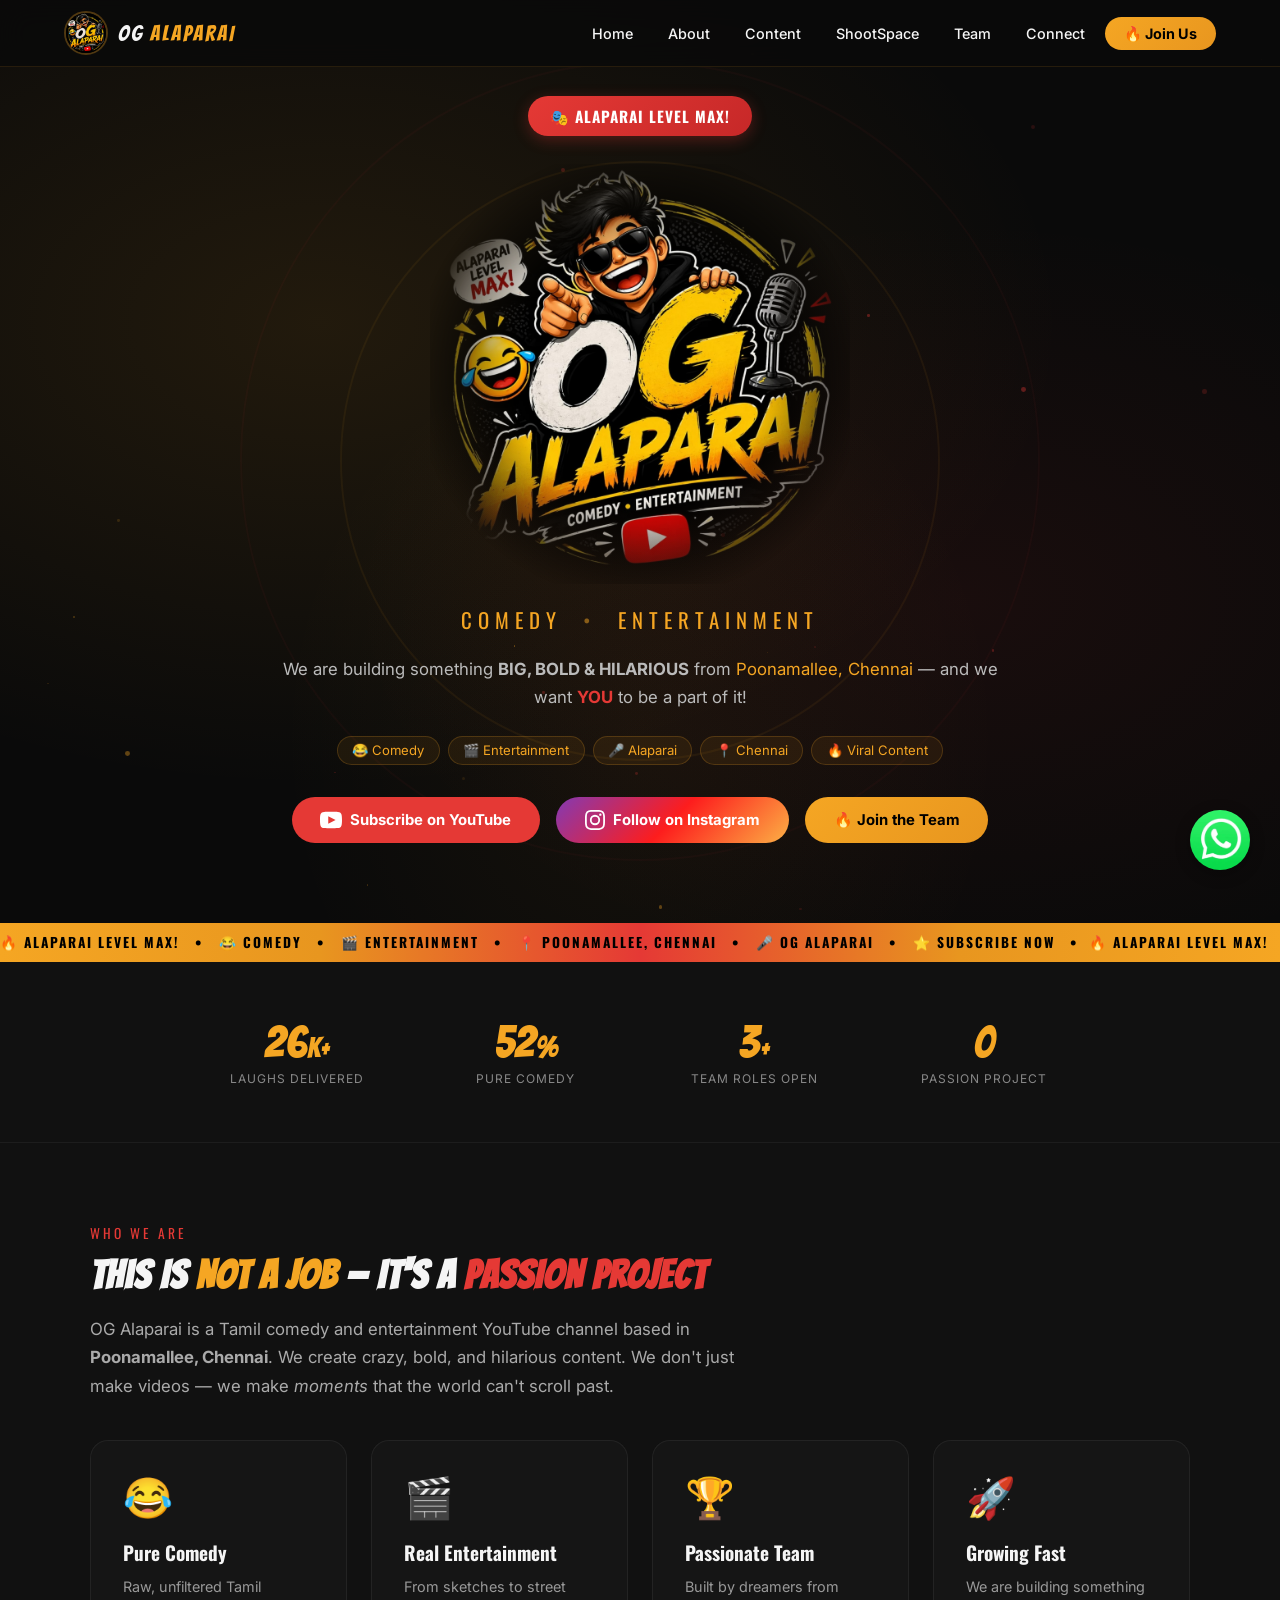
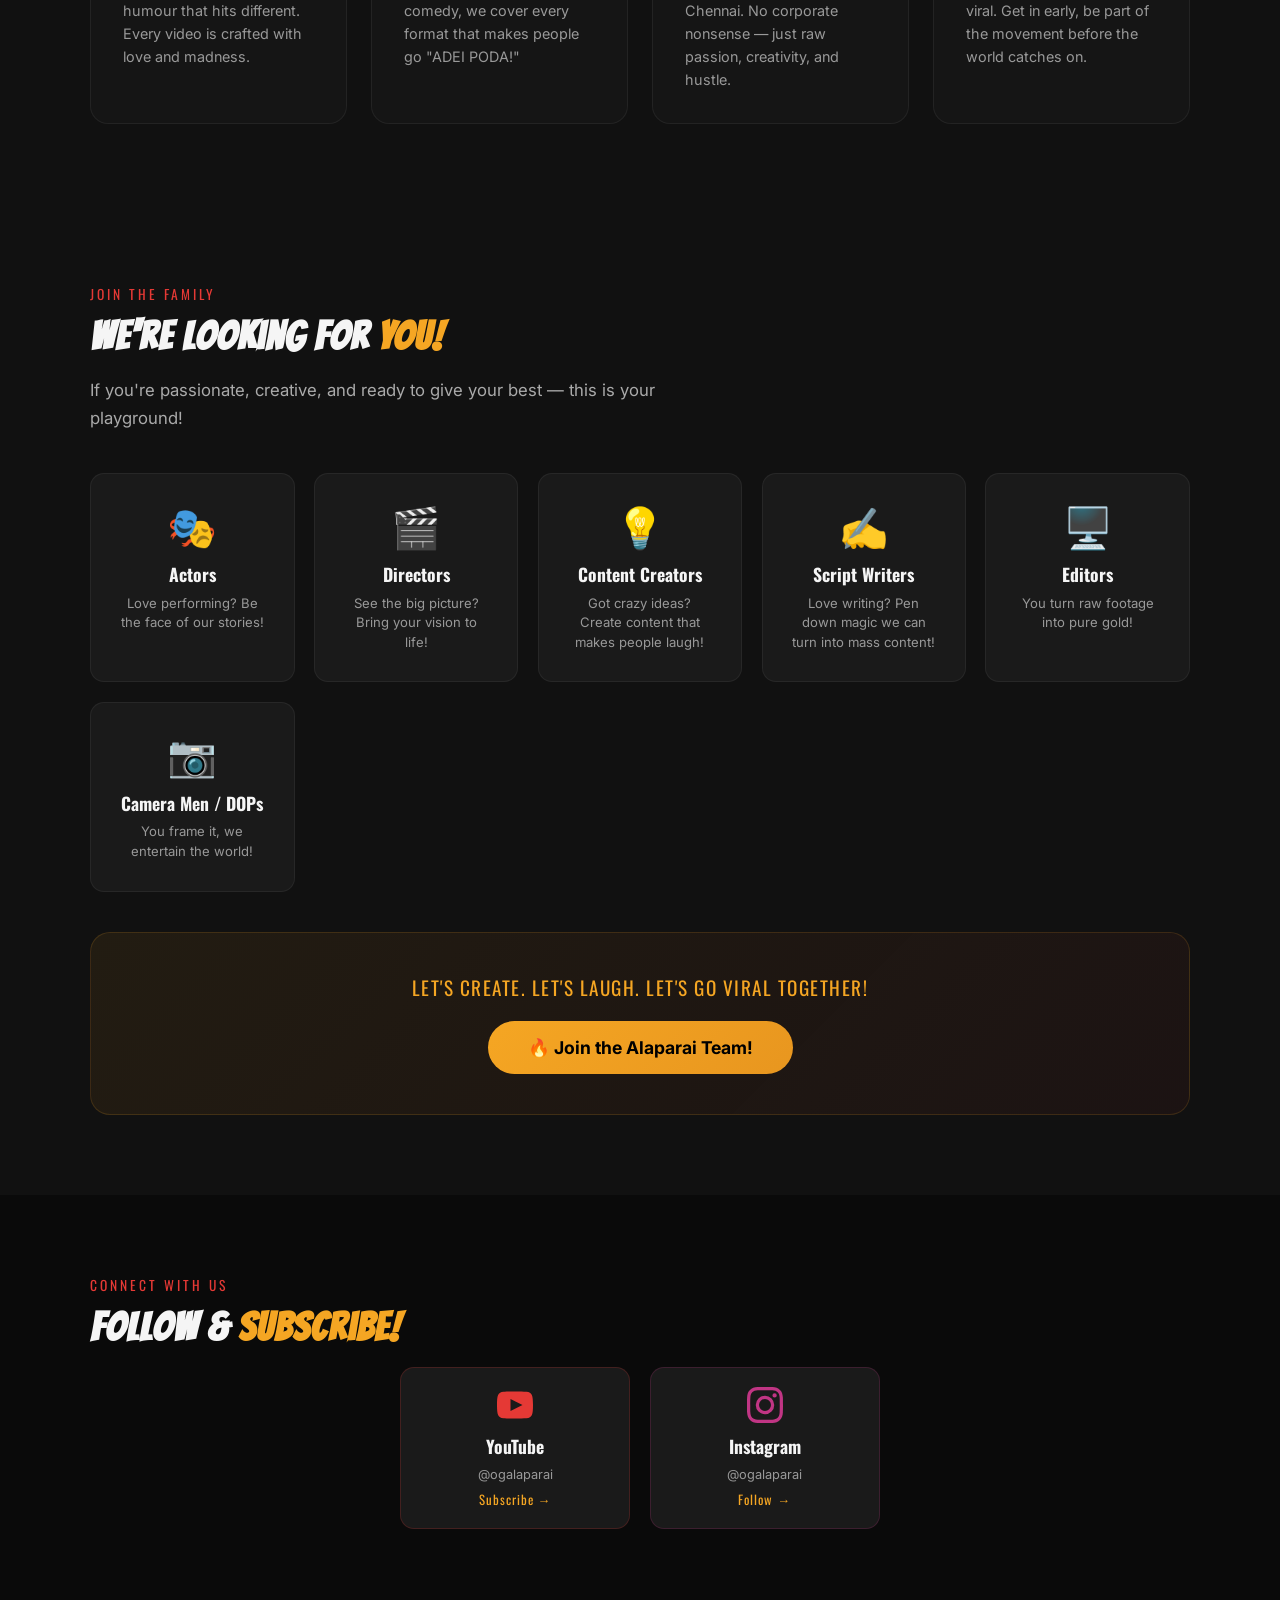
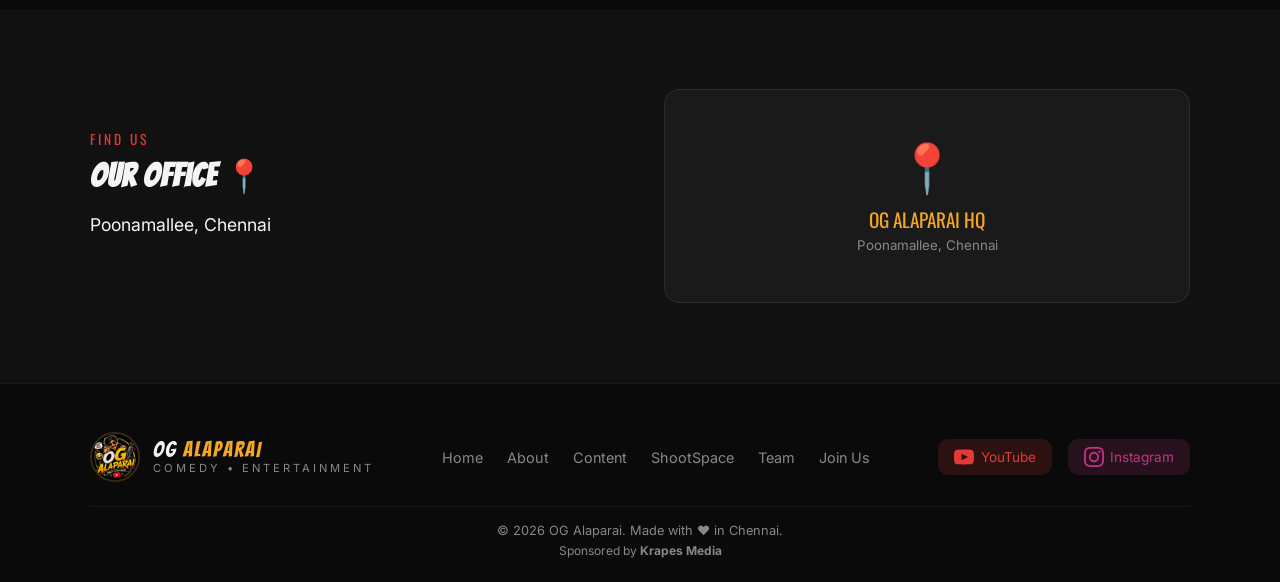
<file: index.html>
<!DOCTYPE html>
<html lang="en">
<head>
  <meta charset="UTF-8" />
  <meta name="viewport" content="width=device-width, initial-scale=1.0" />
  <title>OG Alaparai – Comedy • Entertainment | Tamil YouTube Channel</title>
  <meta name="description" content="OG Alaparai – Tamil comedy and entertainment YouTube channel from Poonamallee, Chennai. Alaparai Level Max! Subscribe now." />
  <link rel="icon" href="logo.png" type="image/png" />
  <link rel="preconnect" href="https://fonts.googleapis.com" />
  <link rel="preconnect" href="https://fonts.gstatic.com" crossorigin />
  <link href="https://fonts.googleapis.com/css2?family=Bangers&family=Oswald:wght@400;600;700&family=Inter:wght@300;400;600;700&display=swap" rel="stylesheet" />
  <link rel="stylesheet" href="style.css" />
</head>
<body>

  <!-- ===== NAVBAR ===== -->
  <nav id="navbar">
    <div class="nav-container">
      <a href="index.html" class="nav-logo">
        <img src="logo.png" alt="OG Alaparai Logo" id="nav-logo-img" />
        <span class="nav-brand">OG <span class="gold">ALAPARAI</span></span>
      </a>
      <ul class="nav-links" id="nav-links">
        <li><a href="index.html" class="nav-link active">Home</a></li>
        <li><a href="about.html" class="nav-link">About</a></li>
        <li><a href="content.html" class="nav-link">Content</a></li>
        <li><a href="shootspace.html" class="nav-link">ShootSpace</a></li>
        <li><a href="team.html" class="nav-link">Team</a></li>
        <li><a href="connect.html" class="nav-link">Connect</a></li>
        <li><a href="#" class="nav-link nav-cta" data-open-join-modal>🔥 Join Us</a></li>
      </ul>
      <button class="hamburger" id="hamburger" aria-label="Open menu">
        <span></span><span></span><span></span>
      </button>
    </div>
  </nav>

  <!-- ===== HERO SECTION ===== -->
  <section id="home" class="hero">
    <div class="hero-bg-overlay"></div>
    <div class="hero-particles" id="particles"></div>
    <!-- Decorative gold rings -->
    <div class="hero-ring ring1"></div>
    <div class="hero-ring ring2"></div>
    <!-- Confetti -->
    <div class="confetti-wrap" id="confetti"></div>

    <div class="hero-content">
      <div class="hero-badge bounce">🎭 ALAPARAI LEVEL MAX!</div>

      <div class="hero-logo-wrap">
        <img src="logo.png" alt="OG Alaparai" class="hero-logo" />
      </div>

      <div class="hero-tagline">
        <span class="tagline-word">COMEDY</span>
        <span class="tagline-dot">•</span>
        <span class="tagline-word">ENTERTAINMENT</span>
      </div>

      <p class="hero-sub">We are building something <strong>BIG, BOLD &amp; HILARIOUS</strong> from <span class="gold">Poonamallee, Chennai</span> — and we want <strong class="red">YOU</strong> to be a part of it!</p>

      <div class="hero-tags">
        <span class="tag">😂 Comedy</span>
        <span class="tag">🎬 Entertainment</span>
        <span class="tag">🎤 Alaparai</span>
        <span class="tag">📍 Chennai</span>
        <span class="tag">🔥 Viral Content</span>
      </div>

      <div class="hero-btns">
        <a href="https://www.youtube.com/@OG_Alaparai" target="_blank" rel="noopener" class="btn btn-yt" id="yt-subscribe-btn">
          <svg viewBox="0 0 24 24" fill="currentColor" width="22" height="22"><path d="M19.615 3.184c-3.604-.246-11.631-.245-15.23 0-3.897.266-4.356 2.62-4.385 8.816.029 6.185.484 8.549 4.385 8.816 3.6.245 11.626.246 15.23 0 3.897-.266 4.356-2.62 4.385-8.816-.029-6.185-.484-8.549-4.385-8.816zm-10.615 12.816v-8l8 3.993-8 4.007z"/></svg>
          Subscribe on YouTube
        </a>
        <a href="https://www.instagram.com/ogalaparai?igsh=MXBjYnR4ajNsdXlrcw==" target="_blank" rel="noopener" class="btn btn-ig" id="ig-follow-btn">
          <svg viewBox="0 0 24 24" fill="currentColor" width="20" height="20"><path d="M12 2.163c3.204 0 3.584.012 4.85.07 3.252.148 4.771 1.691 4.919 4.919.058 1.265.069 1.645.069 4.849 0 3.205-.012 3.584-.069 4.849-.149 3.225-1.664 4.771-4.919 4.919-1.266.058-1.644.07-4.85.07-3.204 0-3.584-.012-4.849-.07-3.26-.149-4.771-1.699-4.919-4.92-.058-1.265-.07-1.644-.07-4.849 0-3.204.013-3.583.07-4.849.149-3.227 1.664-4.771 4.919-4.919 1.266-.057 1.645-.069 4.849-.069zM12 0C8.741 0 8.333.014 7.053.072 2.695.272.273 2.69.073 7.052.014 8.333 0 8.741 0 12c0 3.259.014 3.668.072 4.948.2 4.358 2.618 6.78 6.98 6.98C8.333 23.986 8.741 24 12 24c3.259 0 3.668-.014 4.948-.072 4.354-.2 6.782-2.618 6.979-6.98.059-1.28.073-1.689.073-4.948 0-3.259-.014-3.667-.072-4.947-.196-4.354-2.617-6.78-6.979-6.98C15.668.014 15.259 0 12 0zm0 5.838a6.162 6.162 0 100 12.324 6.162 6.162 0 000-12.324zM12 16a4 4 0 110-8 4 4 0 010 8zm6.406-11.845a1.44 1.44 0 100 2.881 1.44 1.44 0 000-2.881z"/></svg>
          Follow on Instagram
        </a>
        <a href="join.html#apply" class="btn btn-gold" id="join-team-btn">🔥 Join the Team</a>
      </div>
    </div>

  </section>

  <!-- ===== MARQUEE ===== -->
  <div class="marquee-strip">
    <div class="marquee-track">
      <span>🔥 ALAPARAI LEVEL MAX! &nbsp;&nbsp;•&nbsp;&nbsp; 😂 COMEDY &nbsp;&nbsp;•&nbsp;&nbsp; 🎬 ENTERTAINMENT &nbsp;&nbsp;•&nbsp;&nbsp; 📍 POONAMALLEE, CHENNAI &nbsp;&nbsp;•&nbsp;&nbsp; 🎤 OG ALAPARAI &nbsp;&nbsp;•&nbsp;&nbsp; ⭐ SUBSCRIBE NOW &nbsp;&nbsp;•&nbsp;&nbsp;</span>
      <span>🔥 ALAPARAI LEVEL MAX! &nbsp;&nbsp;•&nbsp;&nbsp; 😂 COMEDY &nbsp;&nbsp;•&nbsp;&nbsp; 🎬 ENTERTAINMENT &nbsp;&nbsp;•&nbsp;&nbsp; 📍 POONAMALLEE, CHENNAI &nbsp;&nbsp;•&nbsp;&nbsp; 🎤 OG ALAPARAI &nbsp;&nbsp;•&nbsp;&nbsp; ⭐ SUBSCRIBE NOW &nbsp;&nbsp;•&nbsp;&nbsp;</span>
    </div>
  </div>

  <!-- ===== STATS BAR ===== -->
  <section class="stats-bar">
    <div class="stats-container">
      <div class="stat-item">
        <span class="stat-num" data-target="50">0</span><span class="stat-suffix">K+</span>
        <span class="stat-label">Laughs Delivered</span>
      </div>
      <div class="stat-item">
        <span class="stat-num" data-target="100">0</span><span class="stat-suffix">%</span>
        <span class="stat-label">Pure Comedy</span>
      </div>
      <div class="stat-item">
        <span class="stat-num" data-target="6">0</span><span class="stat-suffix">+</span>
        <span class="stat-label">Team Roles Open</span>
      </div>
      <div class="stat-item">
        <span class="stat-num" data-target="1">0</span><span class="stat-suffix"></span>
        <span class="stat-label">Passion Project</span>
      </div>
    </div>
  </section>

  <!-- ===== ABOUT ===== -->
  <section id="about" class="section about-section">
    <div class="section-container">
      <div class="section-label">WHO WE ARE</div>
      <h2 class="section-title">This Is <span class="gold">NOT A JOB</span> — It's A <span class="red">PASSION PROJECT</span></h2>
      <p class="section-desc">OG Alaparai is a Tamil comedy and entertainment YouTube channel based in <strong>Poonamallee, Chennai</strong>. We create crazy, bold, and hilarious content. We don't just make videos — we make <em>moments</em> that the world can't scroll past.</p>

      <div class="about-grid">
        <div class="about-card glass" id="card-comedy">
          <div class="about-card-icon">😂</div>
          <h3>Pure Comedy</h3>
          <p>Raw, unfiltered Tamil humour that hits different. Every video is crafted with love and madness.</p>
          <div class="card-glow glow-gold"></div>
        </div>
        <div class="about-card glass" id="card-entertainment">
          <div class="about-card-icon">🎬</div>
          <h3>Real Entertainment</h3>
          <p>From sketches to street comedy, we cover every format that makes people go "ADEI PODA!"</p>
          <div class="card-glow glow-red"></div>
        </div>
        <div class="about-card glass" id="card-team">
          <div class="about-card-icon">🏆</div>
          <h3>Passionate Team</h3>
          <p>Built by dreamers from Chennai. No corporate nonsense — just raw passion, creativity, and hustle.</p>
          <div class="card-glow glow-gold"></div>
        </div>
        <div class="about-card glass" id="card-grow">
          <div class="about-card-icon">🚀</div>
          <h3>Growing Fast</h3>
          <p>We are building something viral. Get in early, be part of the movement before the world catches on.</p>
          <div class="card-glow glow-red"></div>
        </div>
      </div>
    </div>
  </section>

  <!-- ===== TEAM ===== -->
  <section id="team" class="section team-section">
    <div class="section-container">
      <div class="section-label">JOIN THE FAMILY</div>
      <h2 class="section-title">We're Looking For <span class="gold">YOU!</span></h2>
      <p class="section-desc">If you're passionate, creative, and ready to give your best — this is your playground!</p>

      <div class="roles-grid">
        <div class="role-card" id="role-actors"><div class="role-emoji">🎭</div><h4>Actors</h4><p>Love performing? Be the face of our stories!</p></div>
        <div class="role-card" id="role-directors"><div class="role-emoji">🎬</div><h4>Directors</h4><p>See the big picture? Bring your vision to life!</p></div>
        <div class="role-card" id="role-creators"><div class="role-emoji">💡</div><h4>Content Creators</h4><p>Got crazy ideas? Create content that makes people laugh!</p></div>
        <div class="role-card" id="role-writers"><div class="role-emoji">✍️</div><h4>Script Writers</h4><p>Love writing? Pen down magic we can turn into mass content!</p></div>
        <div class="role-card" id="role-editors"><div class="role-emoji">🖥️</div><h4>Editors</h4><p>You turn raw footage into pure gold!</p></div>
        <div class="role-card" id="role-camera"><div class="role-emoji">📷</div><h4>Camera Men / DOPs</h4><p>You frame it, we entertain the world!</p></div>
      </div>

      <div class="join-cta-wrap">
        <p class="cta-text">LET'S CREATE. LET'S LAUGH. LET'S GO VIRAL TOGETHER!</p>
        <a href="#" class="btn btn-gold btn-large" id="join-cta-main" data-open-join-modal>🔥 Join the Alaparai Team!</a>
      </div>
    </div>
  </section>

  <!-- ===== CONNECT / QR / SOCIALS ===== -->
  <section id="connect" class="section connect-section">
    <div class="section-container">
      <div class="section-label">CONNECT WITH US</div>
      <h2 class="section-title">Follow &amp; <span class="gold">Subscribe!</span></h2>

      <div class="connect-grid">
        <!-- YouTube Card -->
        <a href="https://www.youtube.com/@OG_Alaparai" target="_blank" rel="noopener" class="connect-card yt-card" id="yt-connect-card">
          <div class="connect-icon">
            <svg viewBox="0 0 24 24" fill="currentColor" width="48" height="48"><path d="M19.615 3.184c-3.604-.246-11.631-.245-15.23 0-3.897.266-4.356 2.62-4.385 8.816.029 6.185.484 8.549 4.385 8.816 3.6.245 11.626.246 15.23 0 3.897-.266 4.356-2.62 4.385-8.816-.029-6.185-.484-8.549-4.385-8.816zm-10.615 12.816v-8l8 3.993-8 4.007z"/></svg>
          </div>
          <h4>YouTube</h4>
          <p>@ogalaparai</p>
          <span class="connect-action">Subscribe →</span>
        </a>

        <!-- Instagram Card -->
        <a href="https://www.instagram.com/ogalaparai?igsh=MXBjYnR4ajNsdXlrcw==" target="_blank" rel="noopener" class="connect-card ig-card" id="ig-connect-card">
          <div class="connect-icon">
            <svg viewBox="0 0 24 24" fill="currentColor" width="48" height="48"><path d="M12 2.163c3.204 0 3.584.012 4.85.07 3.252.148 4.771 1.691 4.919 4.919.058 1.265.069 1.645.069 4.849 0 3.205-.012 3.584-.069 4.849-.149 3.225-1.664 4.771-4.919 4.919-1.266.058-1.644.07-4.85.07-3.204 0-3.584-.012-4.849-.07-3.26-.149-4.771-1.699-4.919-4.92-.058-1.265-.07-1.644-.07-4.849 0-3.204.013-3.583.07-4.849.149-3.227 1.664-4.771 4.919-4.919 1.266-.057 1.645-.069 4.849-.069zM12 0C8.741 0 8.333.014 7.053.072 2.695.272.273 2.69.073 7.052.014 8.333 0 8.741 0 12c0 3.259.014 3.668.072 4.948.2 4.358 2.618 6.78 6.98 6.98C8.333 23.986 8.741 24 12 24c3.259 0 3.668-.014 4.948-.072 4.354-.2 6.782-2.618 6.979-6.98.059-1.28.073-1.689.073-4.948 0-3.259-.014-3.667-.072-4.947-.196-4.354-2.617-6.78-6.979-6.98C15.668.014 15.259 0 12 0zm0 5.838a6.162 6.162 0 100 12.324 6.162 6.162 0 000-12.324zM12 16a4 4 0 110-8 4 4 0 010 8zm6.406-11.845a1.44 1.44 0 100 2.881 1.44 1.44 0 000-2.881z"/></svg>
          </div>
          <h4>Instagram</h4>
          <p>@ogalaparai</p>
          <span class="connect-action">Follow →</span>
        </a>
      </div>
    </div>
  </section>

  <!-- ===== LOCATION ===== -->
  <section class="section location-section">
    <div class="section-container">
      <div class="location-card">
        <div class="location-info">
          <div class="section-label">FIND US</div>
          <h2 class="section-title" style="font-size:2rem;">Our Office 📍</h2>
          <p class="location-address">Poonamallee, Chennai</p>
        </div>
        <div class="location-map-placeholder">
          <div class="map-mock">
            <div class="map-pin">📍</div>
            <p>OG ALAPARAI HQ</p>
            <small>Poonamallee, Chennai</small>
          </div>
        </div>
      </div>
    </div>
  </section>

  <!-- ===== FOOTER ===== -->
  <footer class="footer">
    <div class="footer-container">
      <div class="footer-top">
        <div class="footer-logo">
          <img src="logo.png" alt="OG Alaparai" class="footer-logo-img" />
          <div>
            <div class="footer-brand">OG <span class="gold">ALAPARAI</span></div>
            <div class="footer-tagline">COMEDY • ENTERTAINMENT</div>
          </div>
        </div>
        <div class="footer-links">
          <a href="index.html">Home</a>
          <a href="about.html">About</a>
          <a href="content.html">Content</a>
          <a href="shootspace.html">ShootSpace</a>
          <a href="team.html">Team</a>
          <a href="join.html">Join Us</a>
        </div>
        <div class="footer-social">
          <a href="https://www.youtube.com/@OG_Alaparai" target="_blank" rel="noopener" class="social-btn yt" id="footer-yt">
            <svg viewBox="0 0 24 24" fill="currentColor" width="20" height="20"><path d="M19.615 3.184c-3.604-.246-11.631-.245-15.23 0-3.897.266-4.356 2.62-4.385 8.816.029 6.185.484 8.549 4.385 8.816 3.6.245 11.626.246 15.23 0 3.897-.266 4.356-2.62 4.385-8.816-.029-6.185-.484-8.549-4.385-8.816zm-10.615 12.816v-8l8 3.993-8 4.007z"/></svg>
            YouTube
          </a>
          <a href="https://www.instagram.com/ogalaparai?igsh=MXBjYnR4ajNsdXlrcw==" target="_blank" rel="noopener" class="social-btn ig" id="footer-ig">
            <svg viewBox="0 0 24 24" fill="currentColor" width="20" height="20"><path d="M12 2.163c3.204 0 3.584.012 4.85.07 3.252.148 4.771 1.691 4.919 4.919.058 1.265.069 1.645.069 4.849 0 3.205-.012 3.584-.069 4.849-.149 3.225-1.664 4.771-4.919 4.919-1.266.058-1.644.07-4.85.07-3.204 0-3.584-.012-4.849-.07-3.26-.149-4.771-1.699-4.919-4.92-.058-1.265-.07-1.644-.07-4.849 0-3.204.013-3.583.07-4.849.149-3.227 1.664-4.771 4.919-4.919 1.266-.057 1.645-.069 4.849-.069zM12 0C8.741 0 8.333.014 7.053.072 2.695.272.273 2.69.073 7.052.014 8.333 0 8.741 0 12c0 3.259.014 3.668.072 4.948.2 4.358 2.618 6.78 6.98 6.98C8.333 23.986 8.741 24 12 24c3.259 0 3.668-.014 4.948-.072 4.354-.2 6.782-2.618 6.979-6.98.059-1.28.073-1.689.073-4.948 0-3.259-.014-3.667-.072-4.947-.196-4.354-2.617-6.78-6.979-6.98C15.668.014 15.259 0 12 0zm0 5.838a6.162 6.162 0 100 12.324 6.162 6.162 0 000-12.324zM12 16a4 4 0 110-8 4 4 0 010 8zm6.406-11.845a1.44 1.44 0 100 2.881 1.44 1.44 0 000-2.881z"/></svg>
            Instagram
          </a>
        </div>
      </div>
      <div class="footer-bottom">
        <p>© 2026 OG Alaparai. Made with ❤️ in Chennai.</p>
        <p class="footer-sponsor">Sponsored by <strong>Krapes Media</strong></p>
      </div>
    </div>
  </footer>

  <!-- ===== APPLICATION FORM MODAL ===== -->
  <div class="app-modal-overlay" id="app-modal-overlay">
    <div class="app-modal" id="app-modal" role="dialog" aria-modal="true" aria-labelledby="app-modal-title">
      <button class="app-modal-close" aria-label="Close modal">&#10005;</button>

      <!-- Form section -->
      <div id="app-modal-form-section">
        <div class="app-modal-header">
          <div class="modal-badge">🎭 APPLY NOW</div>
          <h2 id="app-modal-title">Join The <span class="gold">ALAPARAI</span> Team!</h2>
          <p>Fill in your details below — we'll get back to you ASAP!</p>
        </div>

        <div class="email-notice">
          <div class="email-notice-icon">📧</div>
          <div><strong>Send your application to:</strong> <a href="mailto:contact@ogalaparai.com">contact@ogalaparai.com</a></div>
        </div>

        <form id="app-modal-form" novalidate>
          <div class="form-row">
            <div class="form-group">
              <label for="am-name">Full Name *</label>
              <input type="text" id="am-name" name="am-fullName" placeholder="Your full name" required autocomplete="name" />
            </div>
            <div class="form-group">
              <label for="am-age">Age *</label>
              <input type="number" id="am-age" name="am-age" placeholder="Your age" min="15" max="60" required />
            </div>
          </div>

          <div class="form-row">
            <div class="form-group">
              <label for="am-phone">Phone Number *</label>
              <input type="tel" id="am-phone" name="am-phone" placeholder="+91 XXXXX XXXXX" required autocomplete="tel" />
            </div>
            <div class="form-group">
              <label for="am-email">Your Email *</label>
              <input type="email" id="am-email" name="am-email" placeholder="your@email.com" required autocomplete="email" />
            </div>
          </div>

          <div class="form-group">
            <label for="am-location">Location (City / Area) *</label>
            <input type="text" id="am-location" name="am-location" placeholder="e.g. Poonamallee, Chennai" required />
          </div>

          <div class="form-group">
            <label for="am-role">Role You're Applying For *</label>
            <select id="am-role" name="am-role" required>
              <option value="" disabled selected>Select your role...</option>
              <option value="actor">🎭 Actor</option>
              <option value="director">🎬 Director</option>
              <option value="content-creator">💡 Content Creator</option>
              <option value="script-writer">✍️ Script Writer</option>
              <option value="editor">🖥️ Video Editor</option>
              <option value="camera-dop">📷 Camera Man / DOP</option>
              <option value="multiple">🌟 Multiple Roles</option>
            </select>
          </div>

          <div class="form-group">
            <label for="am-experience">Experience / Skills</label>
            <textarea id="am-experience" name="am-experience" rows="3" placeholder="Tell us about your experience, skills, or why you want to join!"></textarea>
          </div>

          <div class="form-group">
            <label for="am-social">Social Media / Portfolio Links</label>
            <input type="url" id="am-social" name="am-socialLinks" placeholder="YouTube / Instagram / Portfolio link" />
          </div>

          <div class="form-group">
            <label for="am-whyjoin">Why Do You Want to Join OG Alaparai? *</label>
            <textarea id="am-whyjoin" name="am-whyJoin" rows="3" placeholder="Tell us what drives you and why this is YOUR playground!" required></textarea>
          </div>

          <div class="resume-section">
            <div class="resume-icon">📄</div>
            <div>
              <strong>Attach Your Resume</strong>
              <p>Email your resume to: <a href="mailto:contact@ogalaparai.com?subject=OG Alaparai Application">contact@ogalaparai.com</a></p>
              <p class="resume-hint">Subject: "OG Alaparai – [Your Name] – [Role]"</p>
            </div>
          </div>

          <button type="submit" class="btn btn-gold btn-large btn-submit-modal" id="app-modal-submit-btn">
            🔥 Submit My Application
          </button>
        </form>
      </div>

      <!-- Success section -->
      <div class="app-modal-success" id="app-modal-success">
        <div class="success-icon">🎉</div>
        <h3>Application Submitted!</h3>
        <p>Thank you! Your response has been received. We'll reach out to you soon. 🔥</p>
        <button class="btn btn-gold" id="app-modal-success-close">Awesome, Close!</button>
      </div>
    </div>
  </div>

  <script src="script.js"></script>
</body>
</html>
</file>
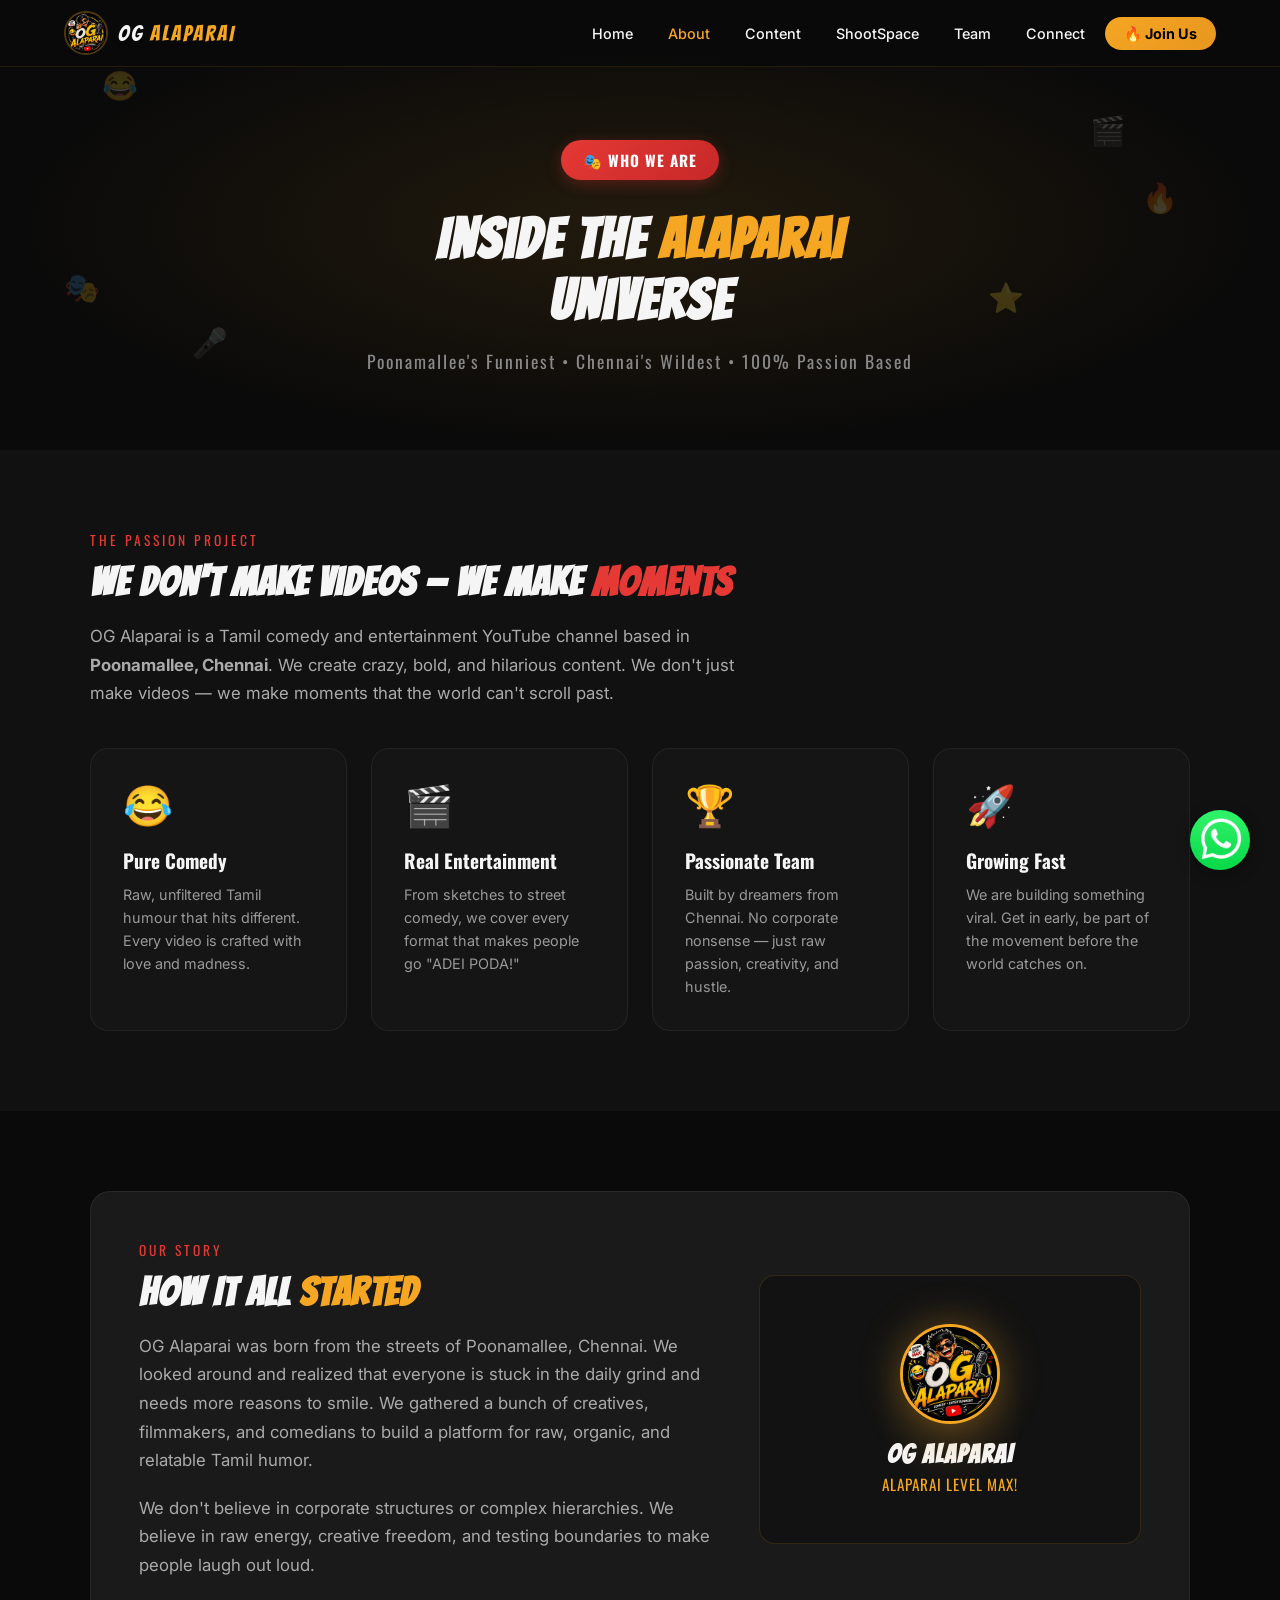
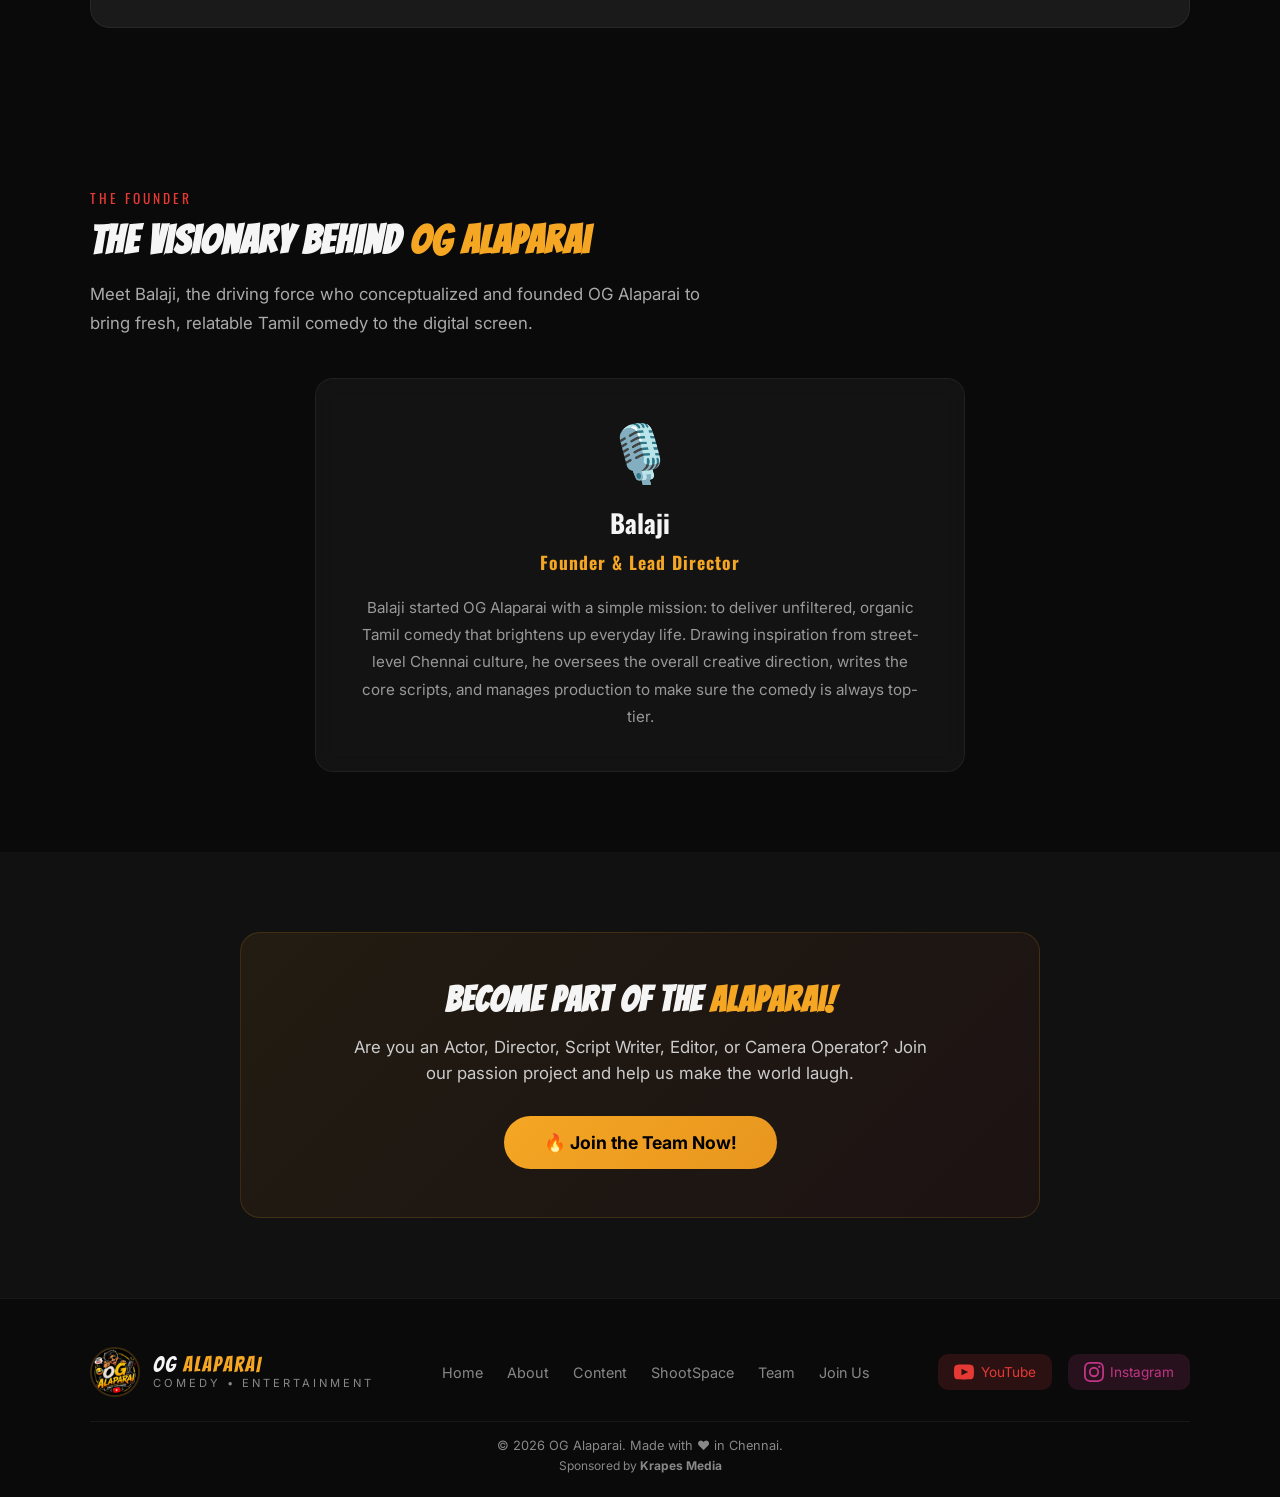
<file: about.html>
<!DOCTYPE html>
<html lang="en">
<head>
  <meta charset="UTF-8" />
  <meta name="viewport" content="width=device-width, initial-scale=1.0" />
  <title>About Us – OG Alaparai</title>
  <meta name="description" content="Learn more about OG Alaparai – Tamil comedy and entertainment YouTube channel based in Poonamallee, Chennai. Alaparai Level Max!" />
  <link rel="icon" href="logo.png" type="image/png" />
  <link rel="preconnect" href="https://fonts.googleapis.com" />
  <link rel="preconnect" href="https://fonts.gstatic.com" crossorigin />
  <link href="https://fonts.googleapis.com/css2?family=Bangers&family=Oswald:wght@400;600;700&family=Inter:wght@300;400;600;700&display=swap" rel="stylesheet" />
  <link rel="stylesheet" href="style.css" />
</head>
<body class="about-page">

  <!-- ===== NAVBAR ===== -->
  <nav id="navbar">
    <div class="nav-container">
      <a href="index.html" class="nav-logo">
        <img src="logo.png" alt="OG Alaparai Logo" id="nav-logo-img" />
        <span class="nav-brand">OG <span class="gold">ALAPARAI</span></span>
      </a>
      <ul class="nav-links" id="nav-links">
        <li><a href="index.html" class="nav-link">Home</a></li>
        <li><a href="about.html" class="nav-link active">About</a></li>
        <li><a href="content.html" class="nav-link">Content</a></li>
        <li><a href="shootspace.html" class="nav-link">ShootSpace</a></li>
        <li><a href="team.html" class="nav-link">Team</a></li>
        <li><a href="connect.html" class="nav-link">Connect</a></li>
        <li><a href="#" class="nav-link nav-cta" data-open-join-modal>🔥 Join Us</a></li>
      </ul>
      <button class="hamburger" id="hamburger" aria-label="Open menu">
        <span></span><span></span><span></span>
      </button>
    </div>
  </nav>

  <!-- ===== ABOUT HERO ===== -->
  <section class="about-hero">
    <div class="about-hero-overlay"></div>
    <div class="about-hero-content">
      <div class="hero-badge bounce">🎭 WHO WE ARE</div>
      <h1 class="about-title">Inside The <span class="gold">ALAPARAI</span><br/>Universe</h1>
      <p class="about-subtitle">Poonamallee's Funniest • Chennai's Wildest • 100% Passion Based</p>
    </div>
    <div class="floating-emojis">
      <span class="fe fe1">😂</span>
      <span class="fe fe2">🎬</span>
      <span class="fe fe3">🎤</span>
      <span class="fe fe4">🔥</span>
      <span class="fe fe5">⭐</span>
      <span class="fe fe6">🎭</span>
    </div>
  </section>

  <!-- ===== WHO WE ARE GRID ===== -->
  <section class="section about-intro-section">
    <div class="section-container">
      <div class="section-label">THE PASSION PROJECT</div>
      <h2 class="section-title">We Don't Make Videos — We Make <span class="red">MOMENTS</span></h2>
      <p class="section-desc">OG Alaparai is a Tamil comedy and entertainment YouTube channel based in <strong>Poonamallee, Chennai</strong>. We create crazy, bold, and hilarious content. We don't just make videos — we make moments that the world can't scroll past.</p>

      <div class="about-grid">
        <div class="about-card glass" id="card-comedy">
          <div class="about-card-icon">😂</div>
          <h3>Pure Comedy</h3>
          <p>Raw, unfiltered Tamil humour that hits different. Every video is crafted with love and madness.</p>
          <div class="card-glow glow-gold"></div>
        </div>
        <div class="about-card glass" id="card-entertainment">
          <div class="about-card-icon">🎬</div>
          <h3>Real Entertainment</h3>
          <p>From sketches to street comedy, we cover every format that makes people go "ADEI PODA!"</p>
          <div class="card-glow glow-red"></div>
        </div>
        <div class="about-card glass" id="card-team">
          <div class="about-card-icon">🏆</div>
          <h3>Passionate Team</h3>
          <p>Built by dreamers from Chennai. No corporate nonsense — just raw passion, creativity, and hustle.</p>
          <div class="card-glow glow-gold"></div>
        </div>
        <div class="about-card glass" id="card-grow">
          <div class="about-card-icon">🚀</div>
          <h3>Growing Fast</h3>
          <p>We are building something viral. Get in early, be part of the movement before the world catches on.</p>
          <div class="card-glow glow-red"></div>
        </div>
      </div>
    </div>
  </section>

  <!-- ===== STORY & VISION ===== -->
  <section class="section story-section">
    <div class="section-container">
      <div class="story-card">
        <div class="story-info">
          <div class="section-label">OUR STORY</div>
          <h2 class="section-title">How It All <span class="gold">Started</span></h2>
          <p class="story-text">OG Alaparai was born from the streets of Poonamallee, Chennai. We looked around and realized that everyone is stuck in the daily grind and needs more reasons to smile. We gathered a bunch of creatives, filmmakers, and comedians to build a platform for raw, organic, and relatable Tamil humor.</p>
          <p class="story-text">We don't believe in corporate structures or complex hierarchies. We believe in raw energy, creative freedom, and testing boundaries to make people laugh out loud.</p>
        </div>
        <div class="story-graphic-card">
          <div class="graphic-circle"></div>
          <img src="logo.png" alt="OG Alaparai Mascot Logo" class="story-graphic-logo" />
          <h4>OG ALAPARAI</h4>
          <p>Alaparai Level Max!</p>
        </div>
      </div>
    </div>
  </section>

  <!-- ===== THE FOUNDER ===== -->
  <section class="section founder-about-section" style="background: var(--black)">
    <div class="section-container">
      <div class="section-label">THE FOUNDER</div>
      <h2 class="section-title">The Visionary Behind <span class="gold">OG Alaparai</span></h2>
      <p class="section-desc">Meet Balaji, the driving force who conceptualized and founded OG Alaparai to bring fresh, relatable Tamil comedy to the digital screen.</p>
      
      <div style="max-width: 650px; margin: 2rem auto 0; background: rgba(26, 26, 26, 0.6); border: 1px solid rgba(255, 255, 255, 0.06); border-radius: 18px; padding: 2.5rem; text-align: center; backdrop-filter: blur(10px);" class="glass">
        <div style="font-size: 3.5rem; margin-bottom: 1rem;">🎙️</div>
        <h3 style="font-family: var(--font-heading); font-size: 1.6rem; margin-bottom: 0.5rem; color: var(--white);">Balaji</h3>
        <span class="gold" style="font-family: var(--font-heading); font-weight: 700; font-size: 1.1rem; display: block; margin-bottom: 1.2rem; letter-spacing: 1px;">Founder &amp; Lead Director</span>
        <p style="color: #999; line-height: 1.8; font-size: 0.95rem;">Balaji started OG Alaparai with a simple mission: to deliver unfiltered, organic Tamil comedy that brightens up everyday life. Drawing inspiration from street-level Chennai culture, he oversees the overall creative direction, writes the core scripts, and manages production to make sure the comedy is always top-tier.</p>
      </div>
    </div>
  </section>

  <!-- ===== ABOUT CTA ===== -->
  <section class="section about-cta-section">
    <div class="section-container">
      <div class="about-cta-card">
        <h3>Become Part of the <span class="gold">Alaparai!</span></h3>
        <p>Are you an Actor, Director, Script Writer, Editor, or Camera Operator? Join our passion project and help us make the world laugh.</p>
        <a href="#" class="btn btn-gold btn-large" id="about-cta-btn" data-open-join-modal>🔥 Join the Team Now!</a>
      </div>
    </div>
  </section>

  <!-- ===== FOOTER ===== -->
  <footer class="footer">
    <div class="footer-container">
      <div class="footer-top">
        <div class="footer-logo">
          <img src="logo.png" alt="OG Alaparai" class="footer-logo-img" />
          <div>
            <div class="footer-brand">OG <span class="gold">ALAPARAI</span></div>
            <div class="footer-tagline">COMEDY • ENTERTAINMENT</div>
          </div>
        </div>
        <div class="footer-links">
          <a href="index.html">Home</a>
          <a href="about.html">About</a>
          <a href="content.html">Content</a>
          <a href="shootspace.html">ShootSpace</a>
          <a href="team.html">Team</a>
          <a href="join.html">Join Us</a>
        </div>
        <div class="footer-social">
          <a href="https://www.youtube.com/@OG_Alaparai" target="_blank" rel="noopener" class="social-btn yt" id="footer-yt-about">
            <svg viewBox="0 0 24 24" fill="currentColor" width="20" height="20"><path d="M19.615 3.184c-3.604-.246-11.631-.245-15.23 0-3.897.266-4.356 2.62-4.385 8.816.029 6.185.484 8.549 4.385 8.816 3.6.245 11.626.246 15.23 0 3.897-.266 4.356-2.62 4.385-8.816-.029-6.185-.484-8.549-4.385-8.816zm-10.615 12.816v-8l8 3.993-8 4.007z"/></svg>
            YouTube
          </a>
          <a href="https://www.instagram.com/ogalaparai?igsh=MXBjYnR4ajNsdXlrcw==" target="_blank" rel="noopener" class="social-btn ig" id="footer-ig-about">
            <svg viewBox="0 0 24 24" fill="currentColor" width="20" height="20"><path d="M12 2.163c3.204 0 3.584.012 4.85.07 3.252.148 4.771 1.691 4.919 4.919.058 1.265.069 1.645.069 4.849 0 3.205-.012 3.584-.069 4.849-.149 3.225-1.664 4.771-4.919 4.919-1.266.058-1.644.07-4.85.07-3.204 0-3.584-.012-4.849-.07-3.26-.149-4.771-1.699-4.919-4.92-.058-1.265-.07-1.644-.07-4.849 0-3.204.013-3.583.07-4.849.149-3.227 1.664-4.771 4.919-4.919 1.266-.057 1.645-.069 4.849-.069zM12 0C8.741 0 8.333.014 7.053.072 2.695.272.273 2.69.073 7.052.014 8.333 0 8.741 0 12c0 3.259.014 3.668.072 4.948.2 4.358 2.618 6.78 6.98 6.98C8.333 23.986 8.741 24 12 24c3.259 0 3.668-.014 4.948-.072 4.354-.2 6.782-2.618 6.979-6.98.059-1.28.073-1.689.073-4.948 0-3.259-.014-3.667-.072-4.947-.196-4.354-2.617-6.78-6.979-6.98C15.668.014 15.259 0 12 0zm0 5.838a6.162 6.162 0 100 12.324 6.162 6.162 0 000-12.324zM12 16a4 4 0 110-8 4 4 0 010 8zm6.406-11.845a1.44 1.44 0 100 2.881 1.44 1.44 0 000-2.881z"/></svg>
            Instagram
          </a>
        </div>
      </div>
      <div class="footer-bottom">
        <p>© 2026 OG Alaparai. Made with ❤️ in Chennai.</p>
        <p class="footer-sponsor">Sponsored by <strong>Krapes Media</strong></p>
      </div>
    </div>
  </footer>

  <!-- ===== APPLICATION FORM MODAL ===== -->
  <div class="app-modal-overlay" id="app-modal-overlay">
    <div class="app-modal" id="app-modal" role="dialog" aria-modal="true" aria-labelledby="app-modal-title">
      <button class="app-modal-close" aria-label="Close modal">&#10005;</button>
      <div id="app-modal-form-section">
        <div class="app-modal-header">
          <div class="modal-badge">🎭 APPLY NOW</div>
          <h2 id="app-modal-title">Join The <span class="gold">ALAPARAI</span> Team!</h2>
          <p>Fill in your details below — we'll get back to you ASAP!</p>
        </div>
        <div class="email-notice">
          <div class="email-notice-icon">📧</div>
          <div><strong>Send your application to:</strong> <a href="mailto:contact@ogalaparai.com">contact@ogalaparai.com</a></div>
        </div>
        <form id="app-modal-form" novalidate>
          <div class="form-row">
            <div class="form-group"><label for="am-name">Full Name *</label><input type="text" id="am-name" name="am-fullName" placeholder="Your full name" required autocomplete="name" /></div>
            <div class="form-group"><label for="am-age">Age *</label><input type="number" id="am-age" name="am-age" placeholder="Your age" min="15" max="60" required /></div>
          </div>
          <div class="form-row">
            <div class="form-group"><label for="am-phone">Phone Number *</label><input type="tel" id="am-phone" name="am-phone" placeholder="+91 XXXXX XXXXX" required autocomplete="tel" /></div>
            <div class="form-group"><label for="am-email">Your Email *</label><input type="email" id="am-email" name="am-email" placeholder="your@email.com" required autocomplete="email" /></div>
          </div>
          <div class="form-group"><label for="am-location">Location (City / Area) *</label><input type="text" id="am-location" name="am-location" placeholder="e.g. Poonamallee, Chennai" required /></div>
          <div class="form-group">
            <label for="am-role">Role You're Applying For *</label>
            <select id="am-role" name="am-role" required>
              <option value="" disabled selected>Select your role...</option>
              <option value="actor">🎭 Actor</option>
              <option value="director">🎬 Director</option>
              <option value="content-creator">💡 Content Creator</option>
              <option value="script-writer">✍️ Script Writer</option>
              <option value="editor">🖥️ Video Editor</option>
              <option value="camera-dop">📷 Camera Man / DOP</option>
              <option value="multiple">🌟 Multiple Roles</option>
            </select>
          </div>
          <div class="form-group"><label for="am-experience">Experience / Skills</label><textarea id="am-experience" name="am-experience" rows="3" placeholder="Tell us about your experience, skills, or why you want to join!"></textarea></div>
          <div class="form-group"><label for="am-social">Social Media / Portfolio Links</label><input type="url" id="am-social" name="am-socialLinks" placeholder="YouTube / Instagram / Portfolio link" /></div>
          <div class="form-group"><label for="am-whyjoin">Why Do You Want to Join OG Alaparai? *</label><textarea id="am-whyjoin" name="am-whyJoin" rows="3" placeholder="Tell us what drives you and why this is YOUR playground!" required></textarea></div>
          <div class="resume-section">
            <div class="resume-icon">📄</div>
            <div><strong>Attach Your Resume</strong><p>Email your resume to: <a href="mailto:contact@ogalaparai.com?subject=OG Alaparai Application">contact@ogalaparai.com</a></p><p class="resume-hint">Subject: "OG Alaparai – [Your Name] – [Role]"</p></div>
          </div>
          <button type="submit" class="btn btn-gold btn-large btn-submit-modal" id="app-modal-submit-btn">🔥 Submit My Application</button>
        </form>
      </div>
      <div class="app-modal-success" id="app-modal-success">
        <div class="success-icon">🎉</div>
        <h3>Application Submitted!</h3>
        <p>Thank you! Your response has been received. We'll reach out to you soon. 🔥</p>
        <button class="btn btn-gold" id="app-modal-success-close">Awesome, Close!</button>
      </div>
    </div>
  </div>

  <script src="script.js"></script>
</body>
</html>
</file>
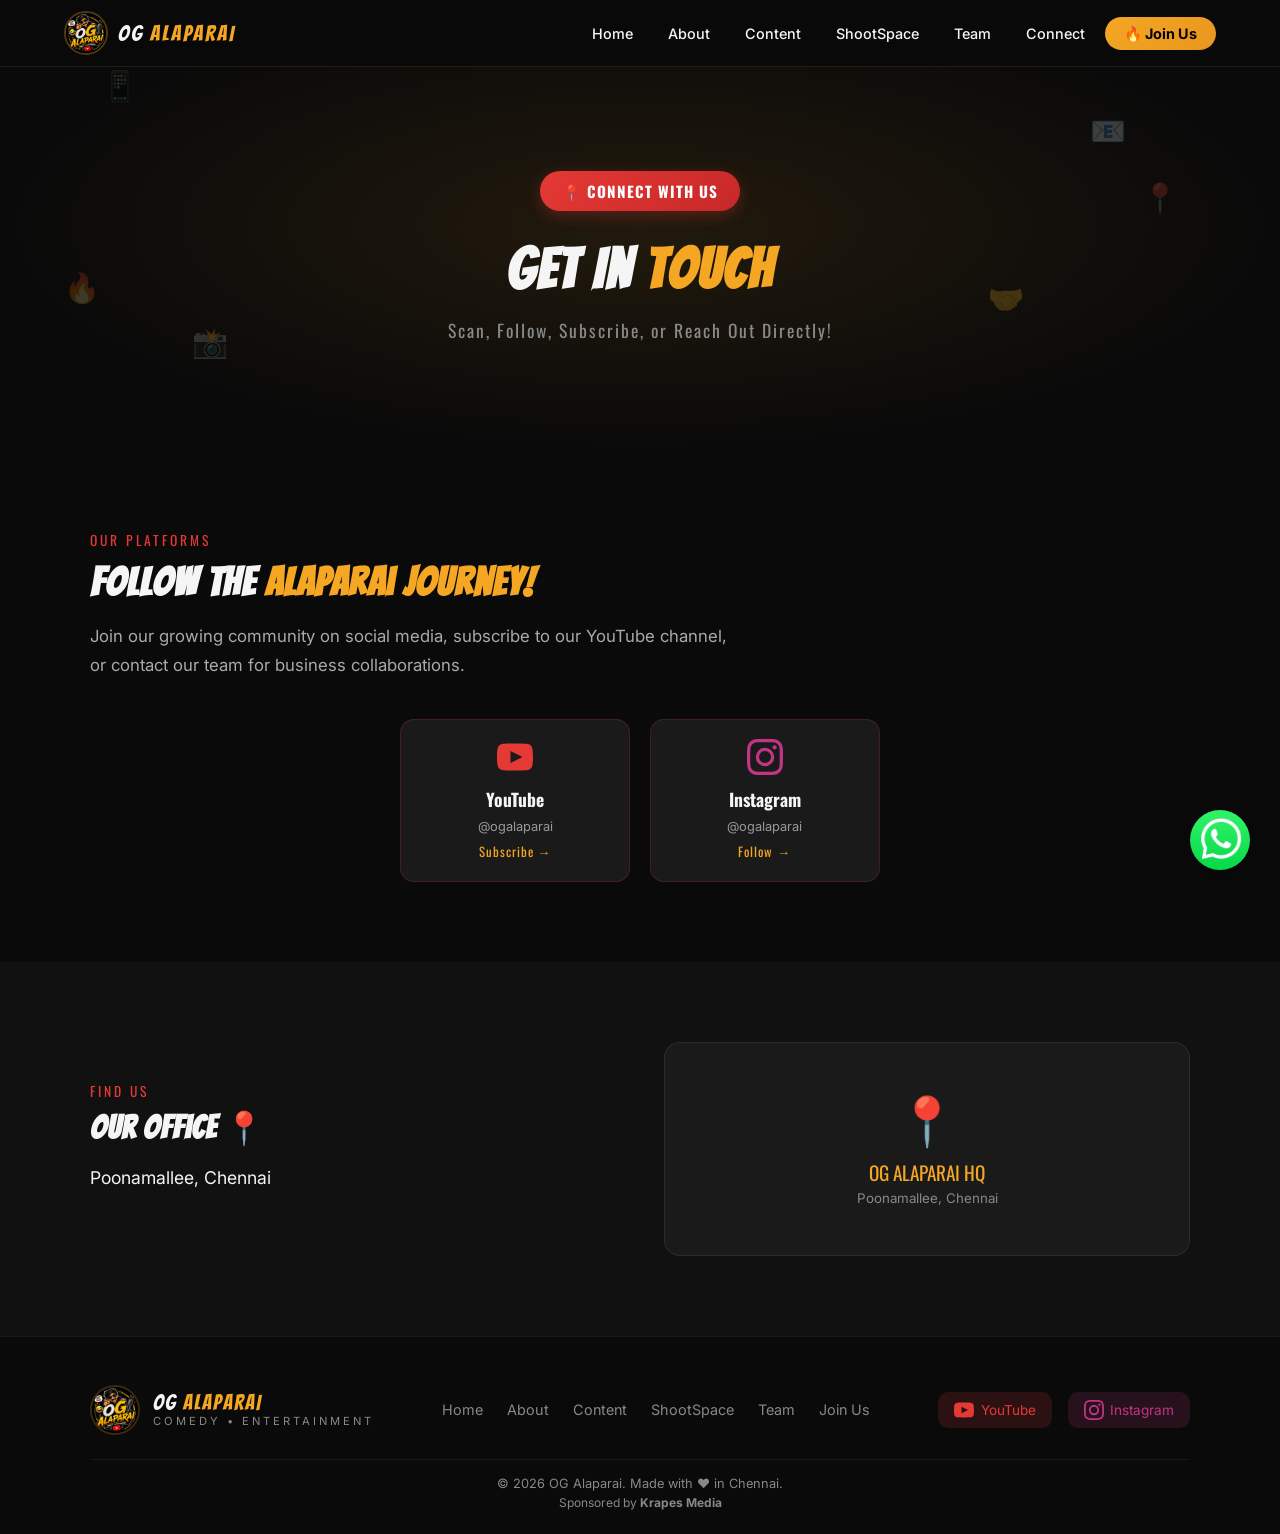
<file: connect.html>
<!DOCTYPE html>
<html lang="en">
<head>
  <meta charset="UTF-8" />
  <meta name="viewport" content="width=device-width, initial-scale=1.0" />
  <title>Connect With Us – OG Alaparai</title>
  <meta name="description" content="Get in touch with OG Alaparai. Follow us on Instagram, subscribe on YouTube, scan our QR code, or reach out for business inquiries!" />
  <link rel="icon" href="logo.png" type="image/png" />
  <link rel="preconnect" href="https://fonts.googleapis.com" />
  <link rel="preconnect" href="https://fonts.gstatic.com" crossorigin />
  <link href="https://fonts.googleapis.com/css2?family=Bangers&family=Oswald:wght@400;600;700&family=Inter:wght@300;400;600;700&display=swap" rel="stylesheet" />
  <link rel="stylesheet" href="style.css" />
</head>
<body class="connect-page-view">

  <!-- ===== NAVBAR ===== -->
  <nav id="navbar">
    <div class="nav-container">
      <a href="index.html" class="nav-logo">
        <img src="logo.png" alt="OG Alaparai Logo" id="nav-logo-img" />
        <span class="nav-brand">OG <span class="gold">ALAPARAI</span></span>
      </a>
      <ul class="nav-links" id="nav-links">
        <li><a href="index.html" class="nav-link">Home</a></li>
        <li><a href="about.html" class="nav-link">About</a></li>
        <li><a href="content.html" class="nav-link">Content</a></li>
        <li><a href="shootspace.html" class="nav-link">ShootSpace</a></li>
        <li><a href="team.html" class="nav-link">Team</a></li>
        <li><a href="connect.html" class="nav-link active">Connect</a></li>
        <li><a href="#" class="nav-link nav-cta" data-open-join-modal>🔥 Join Us</a></li>
      </ul>
      <button class="hamburger" id="hamburger" aria-label="Open menu">
        <span></span><span></span><span></span>
      </button>
    </div>
  </nav>

  <!-- ===== CONNECT HERO ===== -->
  <section class="connect-hero">
    <div class="connect-hero-overlay"></div>
    <div class="connect-hero-content">
      <a href="#platforms" class="hero-badge bounce">📍 CONNECT WITH US</a>
      <h1 class="connect-title">Get In <span class="gold">Touch</span></h1>
      <p class="connect-subtitle">Scan, Follow, Subscribe, or Reach Out Directly!</p>
    </div>
    <div class="floating-emojis">
      <span class="fe fe1">📱</span>
      <span class="fe fe2">📧</span>
      <span class="fe fe3">📸</span>
      <span class="fe fe4">📍</span>
      <span class="fe fe5">🤝</span>
      <span class="fe fe6">🔥</span>
    </div>
  </section>

  <!-- ===== CONNECT GRID ===== -->
  <section class="section connect-grid-section" id="platforms">
    <div class="section-container">
      <div class="section-label">OUR PLATFORMS</div>
      <h2 class="section-title">Follow the <span class="gold">Alaparai Journey!</span></h2>
      <p class="section-desc">Join our growing community on social media, subscribe to our YouTube channel, or contact our team for business collaborations.</p>

      <div class="connect-grid">
        <!-- YouTube Card -->
        <a href="https://www.youtube.com/@OG_Alaparai" target="_blank" rel="noopener" class="connect-card yt-card" id="yt-connect-card">
          <div class="connect-icon">
            <svg viewBox="0 0 24 24" fill="currentColor" width="48" height="48"><path d="M19.615 3.184c-3.604-.246-11.631-.245-15.23 0-3.897.266-4.356 2.62-4.385 8.816.029 6.185.484 8.549 4.385 8.816 3.6.245 11.626.246 15.23 0 3.897-.266 4.356-2.62 4.385-8.816-.029-6.185-.484-8.549-4.385-8.816zm-10.615 12.816v-8l8 3.993-8 4.007z"/></svg>
          </div>
          <h4>YouTube</h4>
          <p>@ogalaparai</p>
          <span class="connect-action">Subscribe →</span>
        </a>

        <!-- Instagram Card -->
        <a href="https://www.instagram.com/ogalaparai?igsh=MXBjYnR4ajNsdXlrcw==" target="_blank" rel="noopener" class="connect-card ig-card" id="ig-connect-card">
          <div class="connect-icon">
            <svg viewBox="0 0 24 24" fill="currentColor" width="48" height="48"><path d="M12 2.163c3.204 0 3.584.012 4.85.07 3.252.148 4.771 1.691 4.919 4.919.058 1.265.069 1.645.069 4.849 0 3.205-.012 3.584-.069 4.849-.149 3.225-1.664 4.771-4.919 4.919-1.266.058-1.644.07-4.85.07-3.204 0-3.584-.012-4.849-.07-3.26-.149-4.771-1.699-4.919-4.92-.058-1.265-.07-1.644-.07-4.849 0-3.204.013-3.583.07-4.849.149-3.227 1.664-4.771 4.919-4.919 1.266-.057 1.645-.069 4.849-.069zM12 0C8.741 0 8.333.014 7.053.072 2.695.272.273 2.69.073 7.052.014 8.333 0 8.741 0 12c0 3.259.014 3.668.072 4.948.2 4.358 2.618 6.78 6.98 6.98C8.333 23.986 8.741 24 12 24c3.259 0 3.668-.014 4.948-.072 4.354-.2 6.782-2.618 6.979-6.98.059-1.28.073-1.689.073-4.948 0-3.259-.014-3.667-.072-4.947-.196-4.354-2.617-6.78-6.979-6.98C15.668.014 15.259 0 12 0zm0 5.838a6.162 6.162 0 100 12.324 6.162 6.162 0 000-12.324zM12 16a4 4 0 110-8 4 4 0 010 8zm6.406-11.845a1.44 1.44 0 100 2.881 1.44 1.44 0 000-2.881z"/></svg>
          </div>
          <h4>Instagram</h4>
          <p>@ogalaparai</p>
          <span class="connect-action">Follow →</span>
        </a>
      </div>
    </div>
  </section>

  <!-- ===== LOCATION ===== -->
  <section class="section location-section">
    <div class="section-container">
      <div class="location-card">
        <div class="location-info">
          <div class="section-label">FIND US</div>
          <h2 class="section-title" style="font-size:2rem;">Our Office 📍</h2>
          <p class="location-address">Poonamallee, Chennai</p>
        </div>
        <div class="location-map-placeholder">
          <div class="map-mock">
            <div class="map-pin">📍</div>
            <p>OG ALAPARAI HQ</p>
            <small>Poonamallee, Chennai</small>
          </div>
        </div>
      </div>
    </div>
  </section>

  <!-- ===== FOOTER ===== -->
  <footer class="footer">
    <div class="footer-container">
      <div class="footer-top">
        <div class="footer-logo">
          <img src="logo.png" alt="OG Alaparai" class="footer-logo-img" />
          <div>
            <div class="footer-brand">OG <span class="gold">ALAPARAI</span></div>
            <div class="footer-tagline">COMEDY • ENTERTAINMENT</div>
          </div>
        </div>
        <div class="footer-links">
          <a href="index.html">Home</a>
          <a href="about.html">About</a>
          <a href="content.html">Content</a>
          <a href="shootspace.html">ShootSpace</a>
          <a href="team.html">Team</a>
          <a href="join.html">Join Us</a>
        </div>
        <div class="footer-social">
          <a href="https://www.youtube.com/@OG_Alaparai" target="_blank" rel="noopener" class="social-btn yt" id="footer-yt-connect">
            <svg viewBox="0 0 24 24" fill="currentColor" width="20" height="20"><path d="M19.615 3.184c-3.604-.246-11.631-.245-15.23 0-3.897.266-4.356 2.62-4.385 8.816.029 6.185.484 8.549 4.385 8.816 3.6.245 11.626.246 15.23 0 3.897-.266 4.356-2.62 4.385-8.816-.029-6.185-.484-8.549-4.385-8.816zm-10.615 12.816v-8l8 3.993-8 4.007z"/></svg>
            YouTube
          </a>
          <a href="https://www.instagram.com/ogalaparai?igsh=MXBjYnR4ajNsdXlrcw==" target="_blank" rel="noopener" class="social-btn ig" id="footer-ig-connect">
            <svg viewBox="0 0 24 24" fill="currentColor" width="20" height="20"><path d="M12 2.163c3.204 0 3.584.012 4.85.07 3.252.148 4.771 1.691 4.919 4.919.058 1.265.069 1.645.069 4.849 0 3.205-.012 3.584-.069 4.849-.149 3.225-1.664 4.771-4.919 4.919-1.266.058-1.644.07-4.85.07-3.204 0-3.584-.012-4.849-.07-3.26-.149-4.771-1.699-4.919-4.92-.058-1.265-.07-1.644-.07-4.849 0-3.204.013-3.583.07-4.849.149-3.227 1.664-4.771 4.919-4.919 1.266-.057 1.645-.069 4.849-.069zM12 0C8.741 0 8.333.014 7.053.072 2.695.272.273 2.69.073 7.052.014 8.333 0 8.741 0 12c0 3.259.014 3.668.072 4.948.2 4.358 2.618 6.78 6.98 6.98C8.333 23.986 8.741 24 12 24c3.259 0 3.668-.014 4.948-.072 4.354-.2 6.782-2.618 6.979-6.98.059-1.28.073-1.689.073-4.948 0-3.259-.014-3.667-.072-4.947-.196-4.354-2.617-6.78-6.979-6.98C15.668.014 15.259 0 12 0zm0 5.838a6.162 6.162 0 100 12.324 6.162 6.162 0 000-12.324zM12 16a4 4 0 110-8 4 4 0 010 8zm6.406-11.845a1.44 1.44 0 100 2.881 1.44 1.44 0 000-2.881z"/></svg>
            Instagram
          </a>
        </div>
      </div>
      <div class="footer-bottom">
        <p>© 2026 OG Alaparai. Made with ❤️ in Chennai.</p>
        <p class="footer-sponsor">Sponsored by <strong>Krapes Media</strong></p>
      </div>
    </div>
  </footer>

  <!-- ===== APPLICATION FORM MODAL ===== -->
  <div class="app-modal-overlay" id="app-modal-overlay">
    <div class="app-modal" id="app-modal" role="dialog" aria-modal="true" aria-labelledby="app-modal-title">
      <button class="app-modal-close" aria-label="Close modal">&#10005;</button>
      <div id="app-modal-form-section">
        <div class="app-modal-header">
          <div class="modal-badge">🎭 APPLY NOW</div>
          <h2 id="app-modal-title">Join The <span class="gold">ALAPARAI</span> Team!</h2>
          <p>Fill in your details below — we'll get back to you ASAP!</p>
        </div>
        <div class="email-notice">
          <div class="email-notice-icon">📧</div>
          <div><strong>Send your application to:</strong> <a href="mailto:contact@ogalaparai.com">contact@ogalaparai.com</a></div>
        </div>
        <form id="app-modal-form" novalidate>
          <div class="form-row">
            <div class="form-group"><label for="am-name">Full Name *</label><input type="text" id="am-name" name="am-fullName" placeholder="Your full name" required autocomplete="name" /></div>
            <div class="form-group"><label for="am-age">Age *</label><input type="number" id="am-age" name="am-age" placeholder="Your age" min="15" max="60" required /></div>
          </div>
          <div class="form-row">
            <div class="form-group"><label for="am-phone">Phone Number *</label><input type="tel" id="am-phone" name="am-phone" placeholder="+91 XXXXX XXXXX" required autocomplete="tel" /></div>
            <div class="form-group"><label for="am-email">Your Email *</label><input type="email" id="am-email" name="am-email" placeholder="your@email.com" required autocomplete="email" /></div>
          </div>
          <div class="form-group"><label for="am-location">Location (City / Area) *</label><input type="text" id="am-location" name="am-location" placeholder="e.g. Poonamallee, Chennai" required /></div>
          <div class="form-group">
            <label for="am-role">Role You're Applying For *</label>
            <select id="am-role" name="am-role" required>
              <option value="" disabled selected>Select your role...</option>
              <option value="actor">🎭 Actor</option>
              <option value="director">🎬 Director</option>
              <option value="content-creator">💡 Content Creator</option>
              <option value="script-writer">✍️ Script Writer</option>
              <option value="editor">🖥️ Video Editor</option>
              <option value="camera-dop">📷 Camera Man / DOP</option>
              <option value="multiple">🌟 Multiple Roles</option>
            </select>
          </div>
          <div class="form-group"><label for="am-experience">Experience / Skills</label><textarea id="am-experience" name="am-experience" rows="3" placeholder="Tell us about your experience, skills, or why you want to join!"></textarea></div>
          <div class="form-group"><label for="am-social">Social Media / Portfolio Links</label><input type="url" id="am-social" name="am-socialLinks" placeholder="YouTube / Instagram / Portfolio link" /></div>
          <div class="form-group"><label for="am-whyjoin">Why Do You Want to Join OG Alaparai? *</label><textarea id="am-whyjoin" name="am-whyJoin" rows="3" placeholder="Tell us what drives you and why this is YOUR playground!" required></textarea></div>
          <div class="resume-section">
            <div class="resume-icon">📄</div>
            <div><strong>Attach Your Resume</strong><p>Email your resume to: <a href="mailto:contact@ogalaparai.com?subject=OG Alaparai Application">contact@ogalaparai.com</a></p><p class="resume-hint">Subject: "OG Alaparai – [Your Name] – [Role]"</p></div>
          </div>
          <button type="submit" class="btn btn-gold btn-large btn-submit-modal" id="app-modal-submit-btn">🔥 Submit My Application</button>
        </form>
      </div>
      <div class="app-modal-success" id="app-modal-success">
        <div class="success-icon">🎉</div>
        <h3>Application Submitted!</h3>
        <p>Thank you! Your response has been received. We'll reach out to you soon. 🔥</p>
        <button class="btn btn-gold" id="app-modal-success-close">Awesome, Close!</button>
      </div>
    </div>
  </div>

  <script src="script.js"></script>
</body>
</html>
</file>
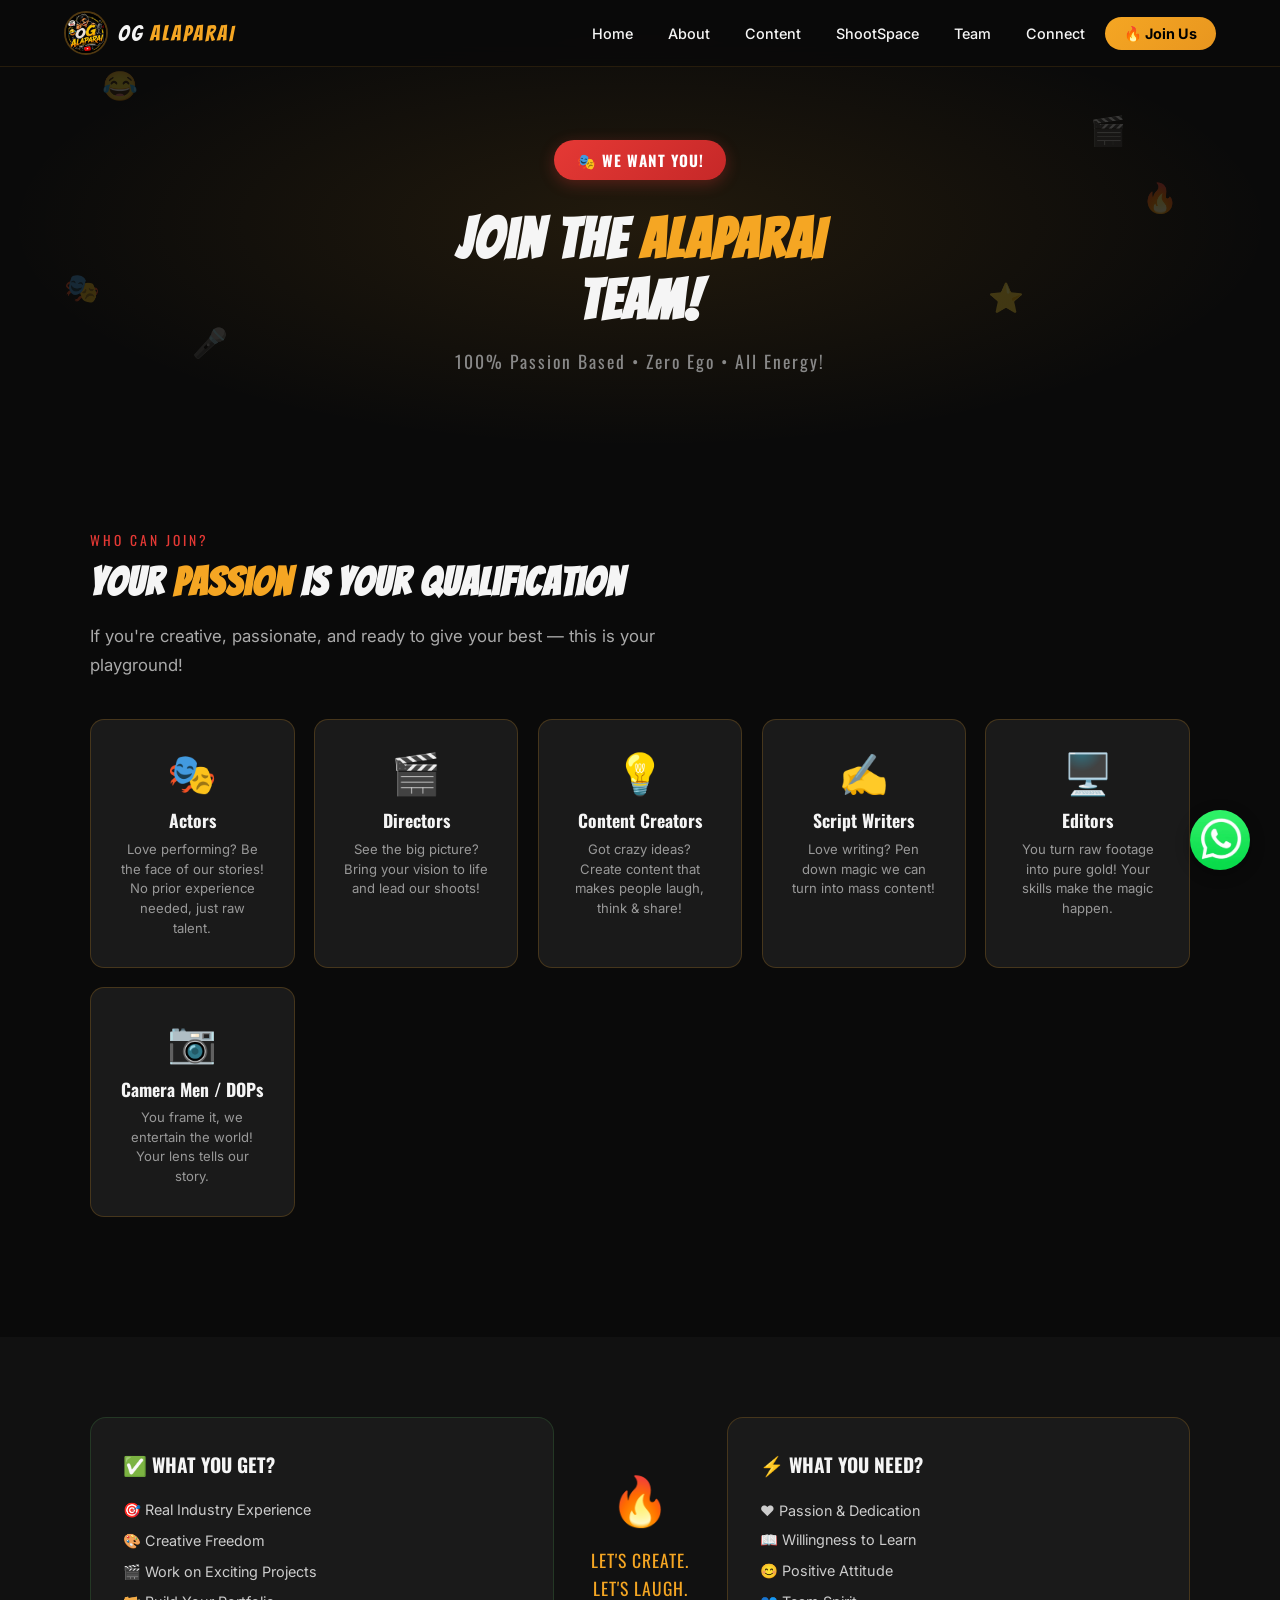
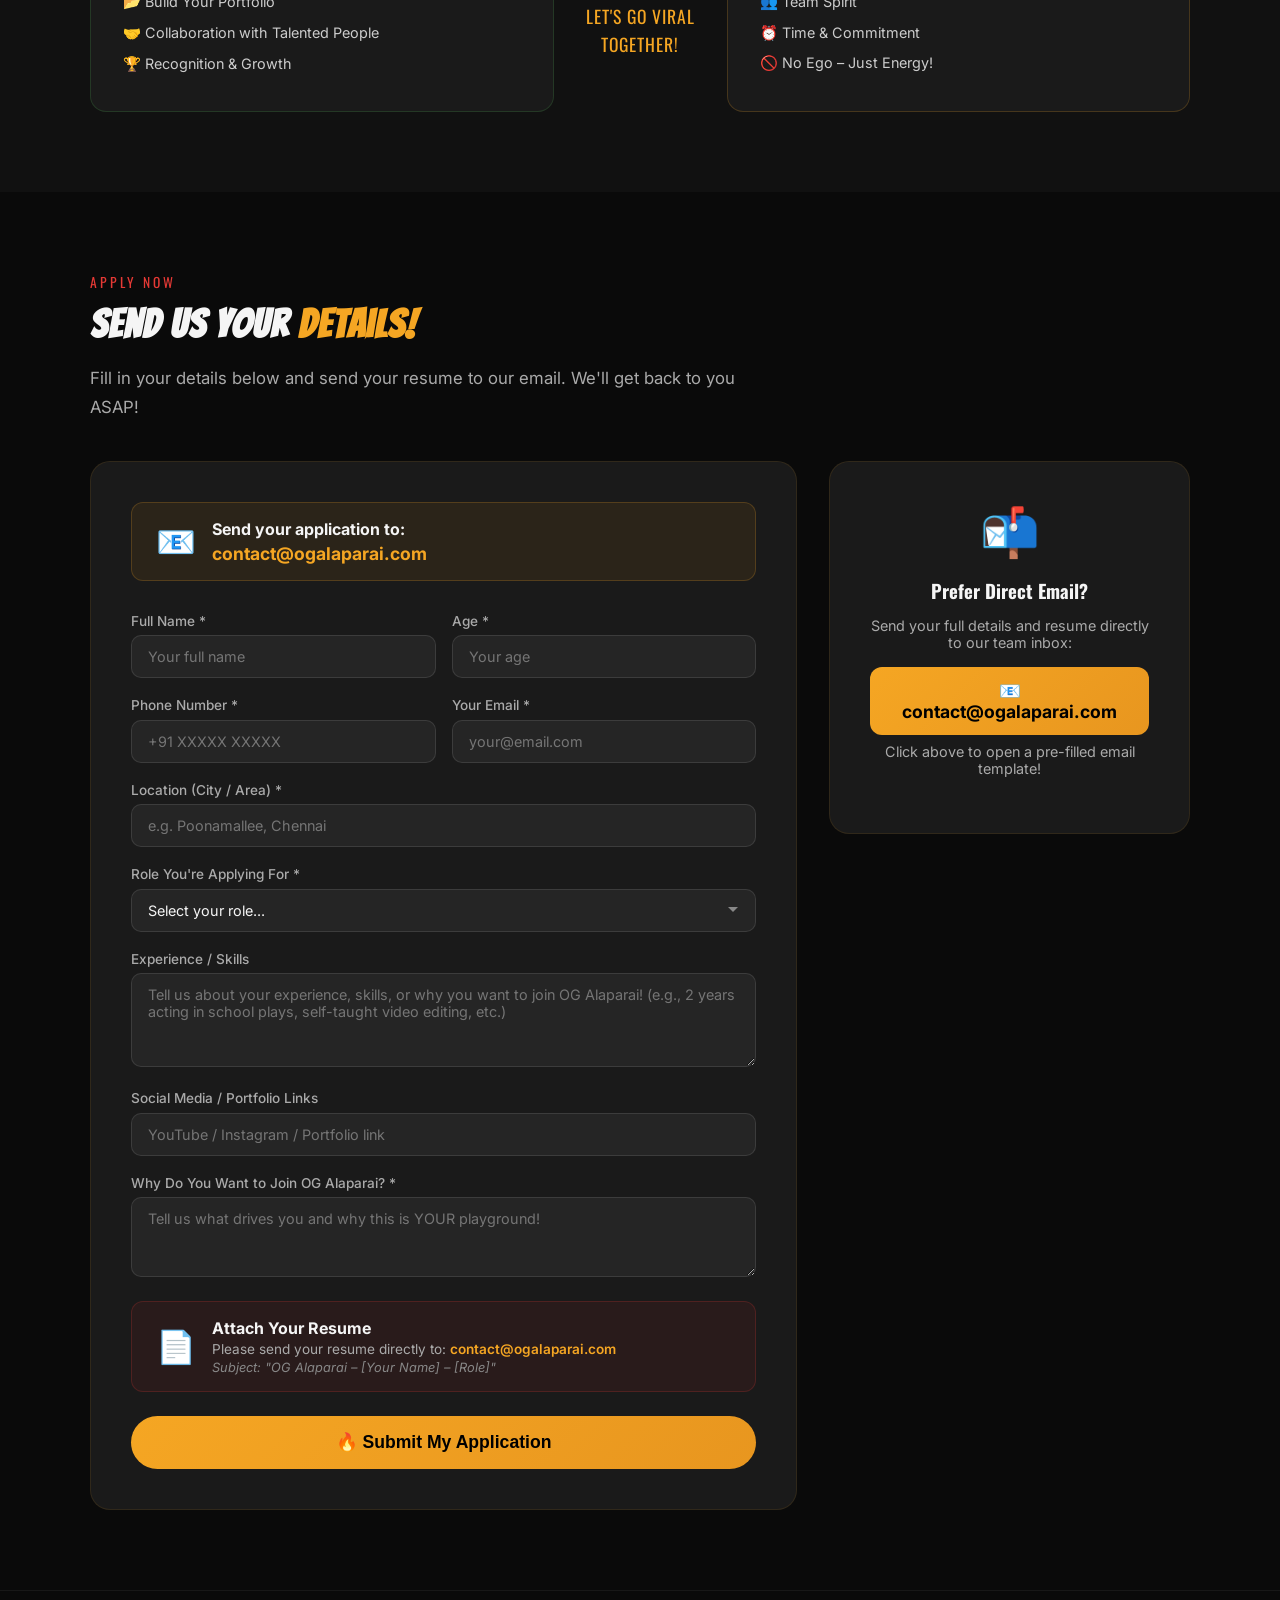
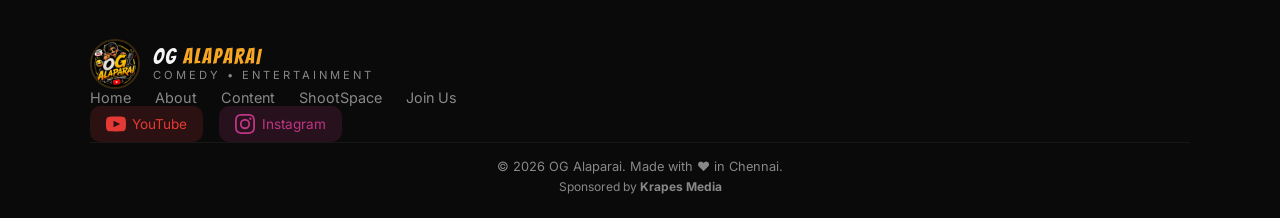
<file: join.html>
<!DOCTYPE html>
<html lang="en">
<head>
  <meta charset="UTF-8" />
  <meta name="viewport" content="width=device-width, initial-scale=1.0" />
  <title>Join the Team – OG Alaparai</title>
  <meta name="description" content="Want to join OG Alaparai? Send us your details and resume. We're looking for Actors, Directors, Content Creators, Script Writers, Editors, and Camera Operators." />
  <link rel="preconnect" href="https://fonts.googleapis.com" />
  <link rel="preconnect" href="https://fonts.gstatic.com" crossorigin />
  <link href="https://fonts.googleapis.com/css2?family=Bangers&family=Oswald:wght@400;600;700&family=Inter:wght@300;400;600&display=swap" rel="stylesheet" />
  <link rel="stylesheet" href="style.css" />
</head>
<body class="join-page">

  <!-- NAVBAR -->
  <nav id="navbar">
    <div class="nav-container">
      <div class="nav-logo">
        <img src="logo.png" alt="OG Alaparai Logo" id="nav-logo-img" />
        <span class="nav-brand">OG <span class="gold">ALAPARAI</span></span>
      </div>
      <ul class="nav-links" id="nav-links">
        <li><a href="index.html" class="nav-link">Home</a></li>
        <li><a href="about.html" class="nav-link">About</a></li>
        <li><a href="content.html" class="nav-link">Content</a></li>
        <li><a href="shootspace.html" class="nav-link">ShootSpace</a></li>
        <li><a href="team.html" class="nav-link">Team</a></li>
        <li><a href="connect.html" class="nav-link">Connect</a></li>
        <li><a href="#apply" class="nav-link nav-cta active">🔥 Join Us</a></li>
      </ul>
      <button class="hamburger" id="hamburger" aria-label="Open menu">
        <span></span><span></span><span></span>
      </button>
    </div>
  </nav>

  <!-- JOIN HERO -->
  <section class="join-hero">
    <div class="join-hero-overlay"></div>
    <div class="join-hero-content">
      <a href="#apply" class="hero-badge bounce">🎭 WE WANT YOU!</a>
      <h1 class="join-title">Join The <span class="gold">ALAPARAI</span><br/>Team!</h1>
      <p class="join-subtitle">100% Passion Based • Zero Ego • All Energy!</p>
    </div>
    <div class="floating-emojis">
      <span class="fe fe1">😂</span>
      <span class="fe fe2">🎬</span>
      <span class="fe fe3">🎤</span>
      <span class="fe fe4">🔥</span>
      <span class="fe fe5">⭐</span>
      <span class="fe fe6">🎭</span>
    </div>
  </section>

  <!-- WHO CAN JOIN -->
  <section class="section join-roles-section">
    <div class="section-container">
      <div class="section-label">WHO CAN JOIN?</div>
      <h2 class="section-title">Your <span class="gold">Passion</span> Is Your Qualification</h2>
      <p class="section-desc">If you're creative, passionate, and ready to give your best — this is your playground!</p>

      <div class="roles-grid join-roles-grid">
        <div class="role-card highlight" id="join-role-actors">
          <div class="role-emoji">🎭</div>
          <h4>Actors</h4>
          <p>Love performing? Be the face of our stories! No prior experience needed, just raw talent.</p>
        </div>
        <div class="role-card highlight" id="join-role-directors">
          <div class="role-emoji">🎬</div>
          <h4>Directors</h4>
          <p>See the big picture? Bring your vision to life and lead our shoots!</p>
        </div>
        <div class="role-card highlight" id="join-role-creators">
          <div class="role-emoji">💡</div>
          <h4>Content Creators</h4>
          <p>Got crazy ideas? Create content that makes people laugh, think & share!</p>
        </div>
        <div class="role-card highlight" id="join-role-writers">
          <div class="role-emoji">✍️</div>
          <h4>Script Writers</h4>
          <p>Love writing? Pen down magic we can turn into mass content!</p>
        </div>
        <div class="role-card highlight" id="join-role-editors">
          <div class="role-emoji">🖥️</div>
          <h4>Editors</h4>
          <p>You turn raw footage into pure gold! Your skills make the magic happen.</p>
        </div>
        <div class="role-card highlight" id="join-role-camera">
          <div class="role-emoji">📷</div>
          <h4>Camera Men / DOPs</h4>
          <p>You frame it, we entertain the world! Your lens tells our story.</p>
        </div>
      </div>
    </div>
  </section>

  <!-- WHAT YOU GET / NEED -->
  <section class="section perks-section">
    <div class="section-container">
      <div class="perks-grid">
        <div class="perks-card get-card" id="what-you-get">
          <h3>✅ WHAT YOU GET?</h3>
          <ul>
            <li>🎯 Real Industry Experience</li>
            <li>🎨 Creative Freedom</li>
            <li>🎬 Work on Exciting Projects</li>
            <li>📂 Build Your Portfolio</li>
            <li>🤝 Collaboration with Talented People</li>
            <li>🏆 Recognition &amp; Growth</li>
          </ul>
        </div>
        <div class="perks-center">
          <div class="perks-fire">🔥</div>
          <p class="perks-slogan">LET'S CREATE.<br/>LET'S LAUGH.<br/>LET'S GO VIRAL<br/>TOGETHER!</p>
        </div>
        <div class="perks-card need-card" id="what-you-need">
          <h3>⚡ WHAT YOU NEED?</h3>
          <ul>
            <li>❤️ Passion &amp; Dedication</li>
            <li>📖 Willingness to Learn</li>
            <li>😊 Positive Attitude</li>
            <li>👥 Team Spirit</li>
            <li>⏰ Time &amp; Commitment</li>
            <li>🚫 No Ego – Just Energy!</li>
          </ul>
        </div>
      </div>
    </div>
  </section>

  <!-- APPLICATION FORM -->
  <section class="section form-section" id="apply">
    <div class="section-container">
      <div class="section-label">APPLY NOW</div>
      <h2 class="section-title">Send Us Your <span class="gold">Details!</span></h2>
      <p class="section-desc">Fill in your details below and send your resume to our email. We'll get back to you ASAP!</p>

      <div class="form-wrapper">
        <div class="form-card" id="application-form-card">
          <!-- Email method notice -->
          <div class="email-notice" id="email-notice">
            <div class="email-notice-icon">📧</div>
            <div>
              <strong>Send your application to:</strong>
              <a href="mailto:contact@ogalaparai.com" class="email-link" id="email-link-main">contact@ogalaparai.com</a>
            </div>
          </div>

          <form id="join-form" novalidate>
            <div class="form-row">
              <div class="form-group">
                <label for="full-name">Full Name *</label>
                <input type="text" id="full-name" name="fullName" placeholder="Your full name" required autocomplete="name" />
              </div>
              <div class="form-group">
                <label for="age">Age *</label>
                <input type="number" id="age" name="age" placeholder="Your age" min="15" max="50" required />
              </div>
            </div>

            <div class="form-row">
              <div class="form-group">
                <label for="phone">Phone Number *</label>
                <input type="tel" id="phone" name="phone" placeholder="+91 XXXXX XXXXX" required autocomplete="tel" />
              </div>
              <div class="form-group">
                <label for="email">Your Email *</label>
                <input type="email" id="email" name="email" placeholder="your@email.com" required autocomplete="email" />
              </div>
            </div>

            <div class="form-group">
              <label for="location">Location (City / Area) *</label>
              <input type="text" id="location" name="location" placeholder="e.g. Poonamallee, Chennai" required />
            </div>

            <div class="form-group">
              <label for="role">Role You're Applying For *</label>
              <select id="role" name="role" required>
                <option value="" disabled selected>Select your role...</option>
                <option value="actor">🎭 Actor</option>
                <option value="director">🎬 Director</option>
                <option value="content-creator">💡 Content Creator</option>
                <option value="script-writer">✍️ Script Writer</option>
                <option value="editor">🖥️ Video Editor</option>
                <option value="camera-dop">📷 Camera Man / DOP</option>
                <option value="multiple">🌟 Multiple Roles</option>
              </select>
            </div>

            <div class="form-group">
              <label for="experience">Experience / Skills</label>
              <textarea id="experience" name="experience" rows="4" placeholder="Tell us about your experience, skills, or why you want to join OG Alaparai! (e.g., 2 years acting in school plays, self-taught video editing, etc.)"></textarea>
            </div>

            <div class="form-group">
              <label for="social-links">Social Media / Portfolio Links</label>
              <input type="url" id="social-links" name="socialLinks" placeholder="YouTube / Instagram / Portfolio link" />
            </div>

            <div class="form-group">
              <label for="why-join">Why Do You Want to Join OG Alaparai? *</label>
              <textarea id="why-join" name="whyJoin" rows="3" placeholder="Tell us what drives you and why this is YOUR playground!" required></textarea>
            </div>

            <div class="resume-section" id="resume-section">
              <div class="resume-icon">📄</div>
              <div>
                <strong>Attach Your Resume</strong>
                <p>Please send your resume directly to: <a href="mailto:contact@ogalaparai.com?subject=OG Alaparai Application" class="email-inline" id="resume-email">contact@ogalaparai.com</a></p>
                <p class="resume-hint">Subject: "OG Alaparai – [Your Name] – [Role]"</p>
              </div>
            </div>

            <button type="submit" class="btn btn-gold btn-large btn-full" id="submit-application-btn">
              🔥 Submit My Application
            </button>
          </form>
        </div>

        <!-- OR Direct Email -->
        <div class="direct-email-card" id="direct-email-card">
          <div class="direct-email-icon">📬</div>
          <h3>Prefer Direct Email?</h3>
          <p>Send your full details and resume directly to our team inbox:</p>
          <a href="https://mail.google.com/mail/?view=cm&fs=1&to=contact@ogalaparai.com&su=OG%20Alaparai%20-%20I%20Want%20to%20Join!&body=Hi%20OG%20Alaparai%20Team!%0A%0AName%3A%20%0AAge%3A%20%0APhone%3A%20%0ALocation%3A%20%0ARole%20Applying%20For%3A%20%0A%0AAbout%20Me%3A%20%0A%0AWhy%20I%20Want%20to%20Join%3A%20%0A%0A(Please%20attach%20your%20resume%20to%20this%20email)" target="_blank" rel="noopener" class="email-direct-btn" id="direct-email-btn">
            📧 contact@ogalaparai.com
          </a>
          <p class="email-template-hint">Click above to open a pre-filled email template!</p>
        </div>
      </div>
    </div>
  </section>

  <!-- FOOTER -->
  <footer class="footer">
    <div class="footer-container">
      <div class="footer-logo">
        <img src="logo.png" alt="OG Alaparai" class="footer-logo-img" />
        <div>
          <div class="footer-brand">OG <span class="gold">ALAPARAI</span></div>
          <div class="footer-tagline">COMEDY • ENTERTAINMENT</div>
        </div>
      </div>
      <div class="footer-links">
        <a href="index.html">Home</a>
        <a href="about.html">About</a>
        <a href="content.html">Content</a>
        <a href="shootspace.html">ShootSpace</a>
        <a href="join.html">Join Us</a>
      </div>
      <div class="footer-social">
        <a href="https://www.youtube.com/@OG_Alaparai" target="_blank" rel="noopener" class="social-btn yt" id="footer-yt-join">
          <svg viewBox="0 0 24 24" fill="currentColor" width="20" height="20"><path d="M19.615 3.184c-3.604-.246-11.631-.245-15.23 0-3.897.266-4.356 2.62-4.385 8.816.029 6.185.484 8.549 4.385 8.816 3.6.245 11.626.246 15.23 0 3.897-.266 4.356-2.62 4.385-8.816-.029-6.185-.484-8.549-4.385-8.816zm-10.615 12.816v-8l8 3.993-8 4.007z"/></svg>
          YouTube
        </a>
        <a href="https://www.instagram.com/ogalaparai?igsh=MXBjYnR4ajNsdXlrcw==" target="_blank" rel="noopener" class="social-btn ig" id="footer-ig-join">
          <svg viewBox="0 0 24 24" fill="currentColor" width="20" height="20"><path d="M12 2.163c3.204 0 3.584.012 4.85.07 3.252.148 4.771 1.691 4.919 4.919.058 1.265.069 1.645.069 4.849 0 3.205-.012 3.584-.069 4.849-.149 3.225-1.664 4.771-4.919 4.919-1.266.058-1.644.07-4.85.07-3.204 0-3.584-.012-4.849-.07-3.26-.149-4.771-1.699-4.919-4.92-.058-1.265-.07-1.644-.07-4.849 0-3.204.013-3.583.07-4.849.149-3.227 1.664-4.771 4.919-4.919 1.266-.057 1.645-.069 4.849-.069zM12 0C8.741 0 8.333.014 7.053.072 2.695.272.273 2.69.073 7.052.014 8.333 0 8.741 0 12c0 3.259.014 3.668.072 4.948.2 4.358 2.618 6.78 6.98 6.98C8.333 23.986 8.741 24 12 24c3.259 0 3.668-.014 4.948-.072 4.354-.2 6.782-2.618 6.979-6.98.059-1.28.073-1.689.073-4.948 0-3.259-.014-3.667-.072-4.947-.196-4.354-2.617-6.78-6.979-6.98C15.668.014 15.259 0 12 0zm0 5.838a6.162 6.162 0 100 12.324 6.162 6.162 0 000-12.324zM12 16a4 4 0 110-8 4 4 0 010 8zm6.406-11.845a1.44 1.44 0 100 2.881 1.44 1.44 0 000-2.881z"/></svg>
          Instagram
        </a>
      </div>
      <div class="footer-bottom">
        <p>© 2026 OG Alaparai. Made with ❤️ in Chennai.</p>
        <p class="footer-sponsor">Sponsored by <strong>Krapes Media</strong></p>
      </div>
    </div>
  </footer>

  <!-- Success Modal -->
  <div id="success-modal" class="modal-overlay">
    <div class="modal-content glass">
      <div class="modal-icon">🎉</div>
      <h3>Thank You</h3>
      <p>your response have been Submitted</p>
      <button id="modal-close-btn" class="btn btn-gold">OK</button>
    </div>
  </div>

  <script src="script.js"></script>
</body>
</html>
</file>
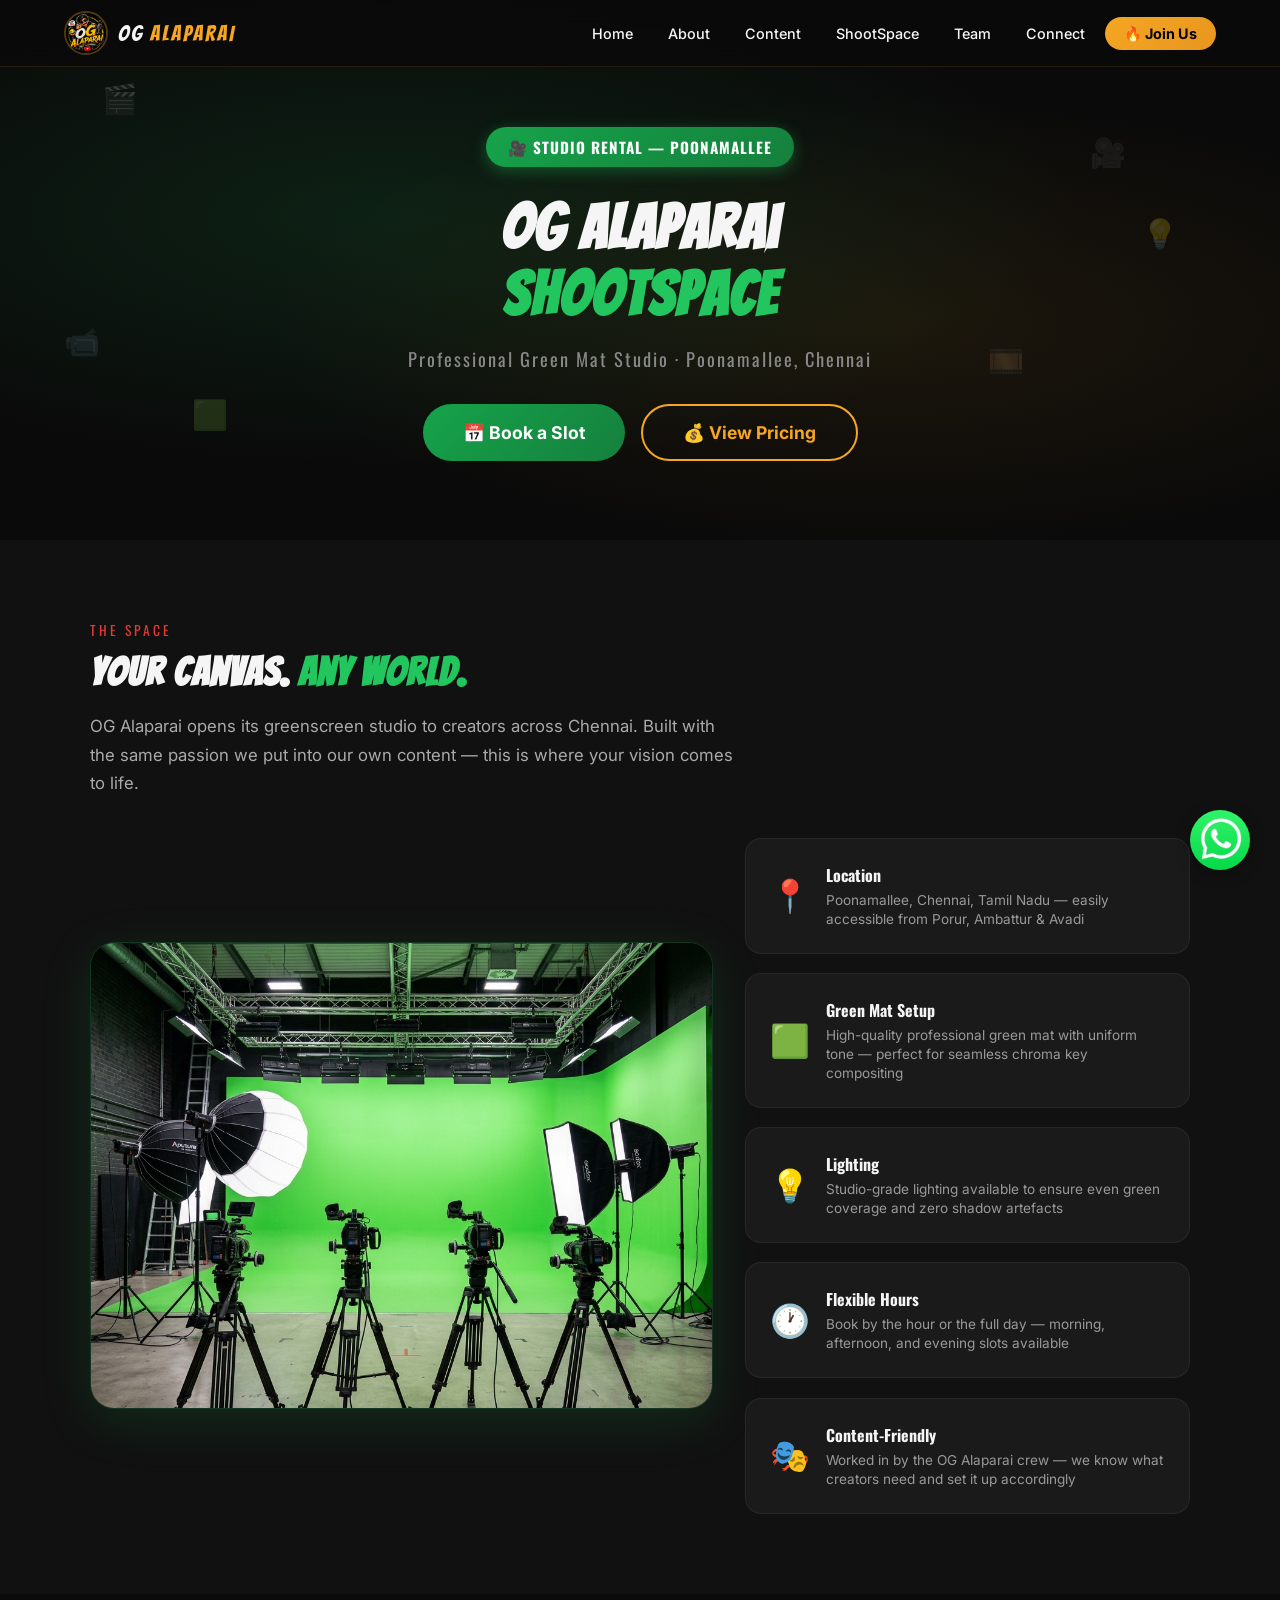
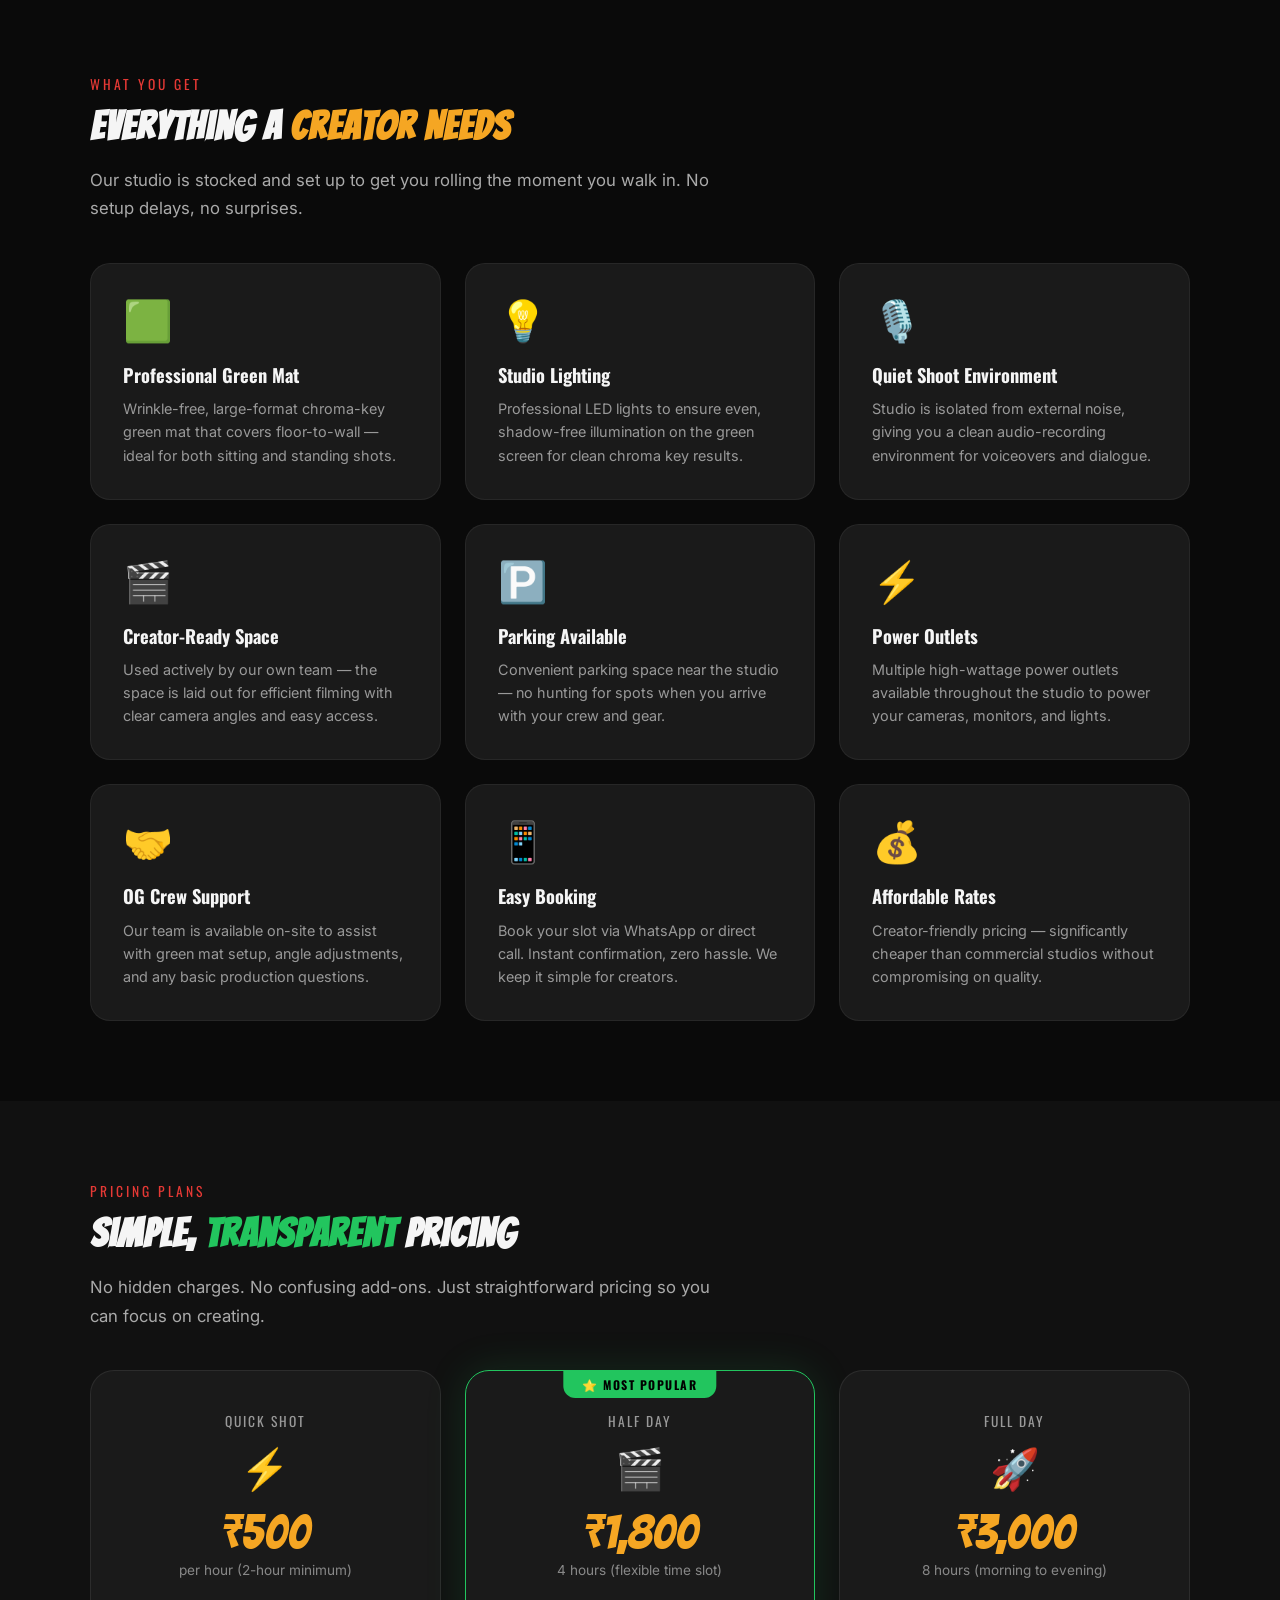
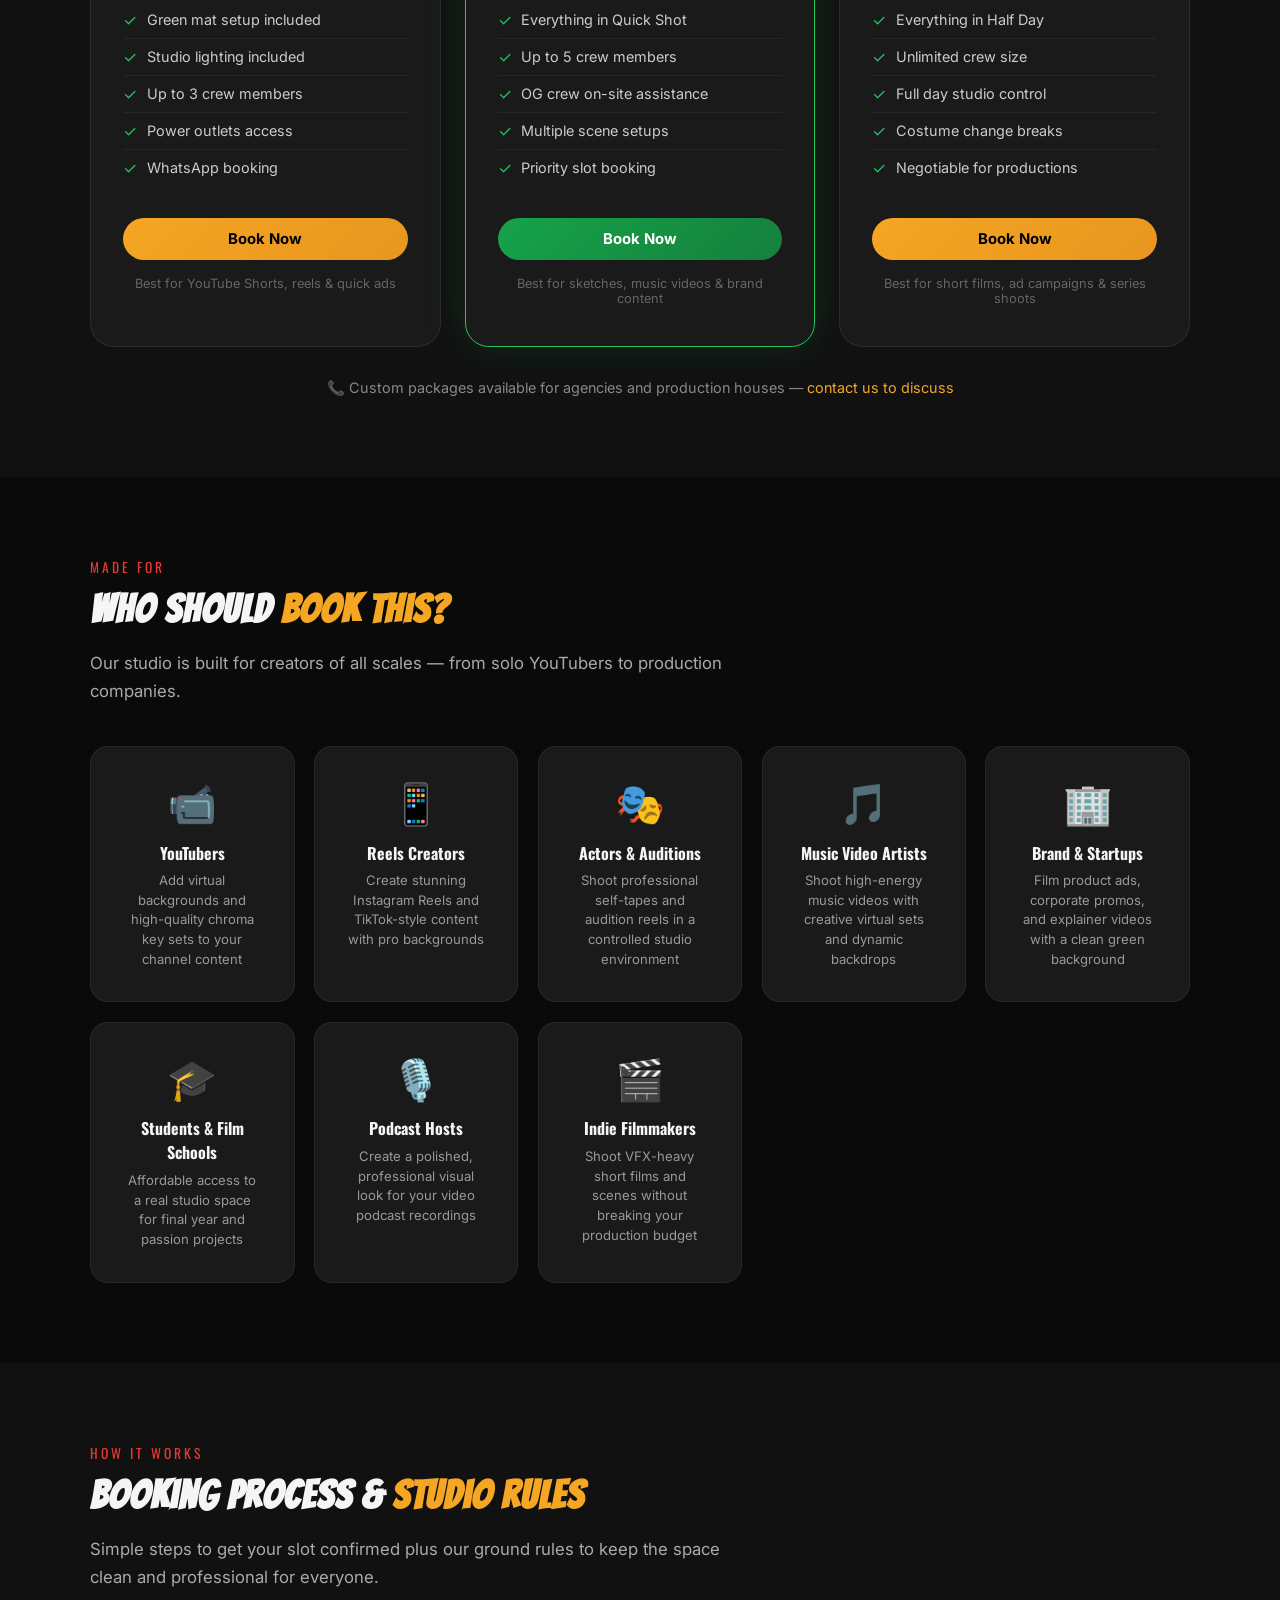
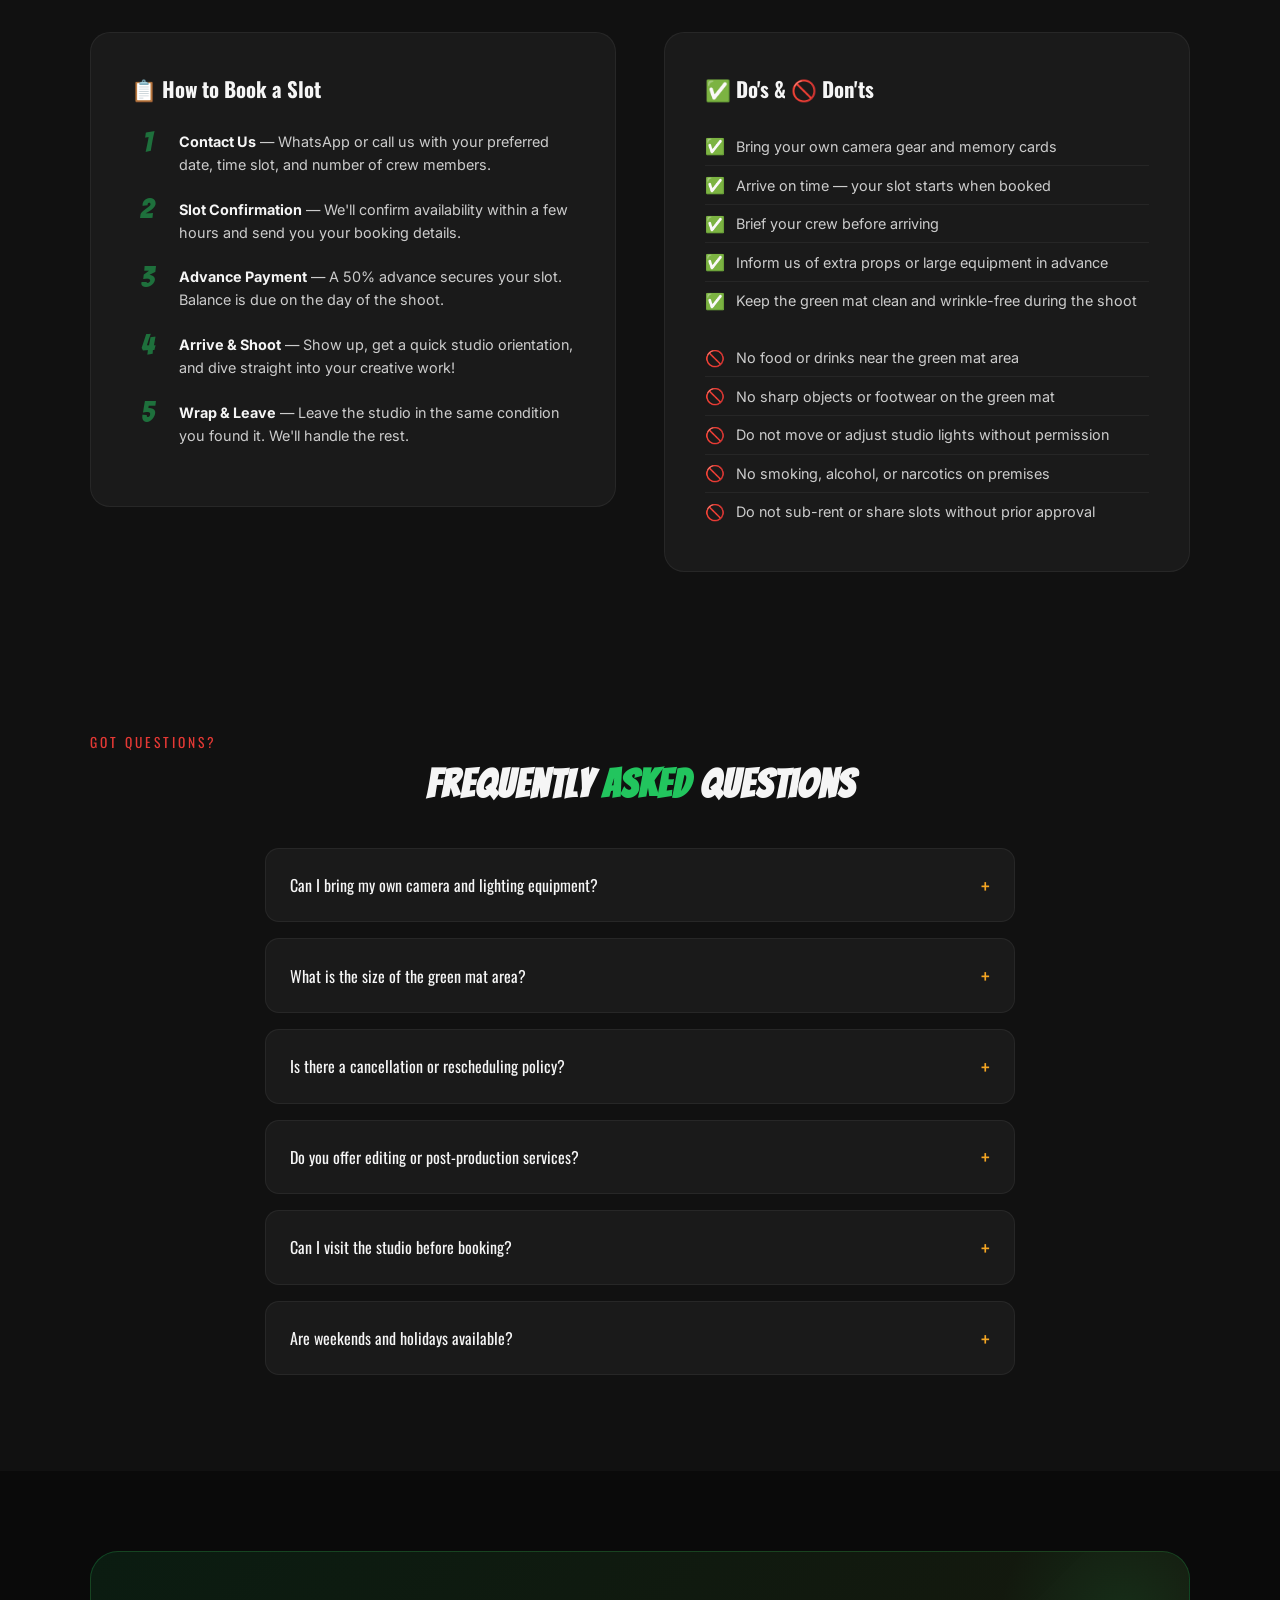
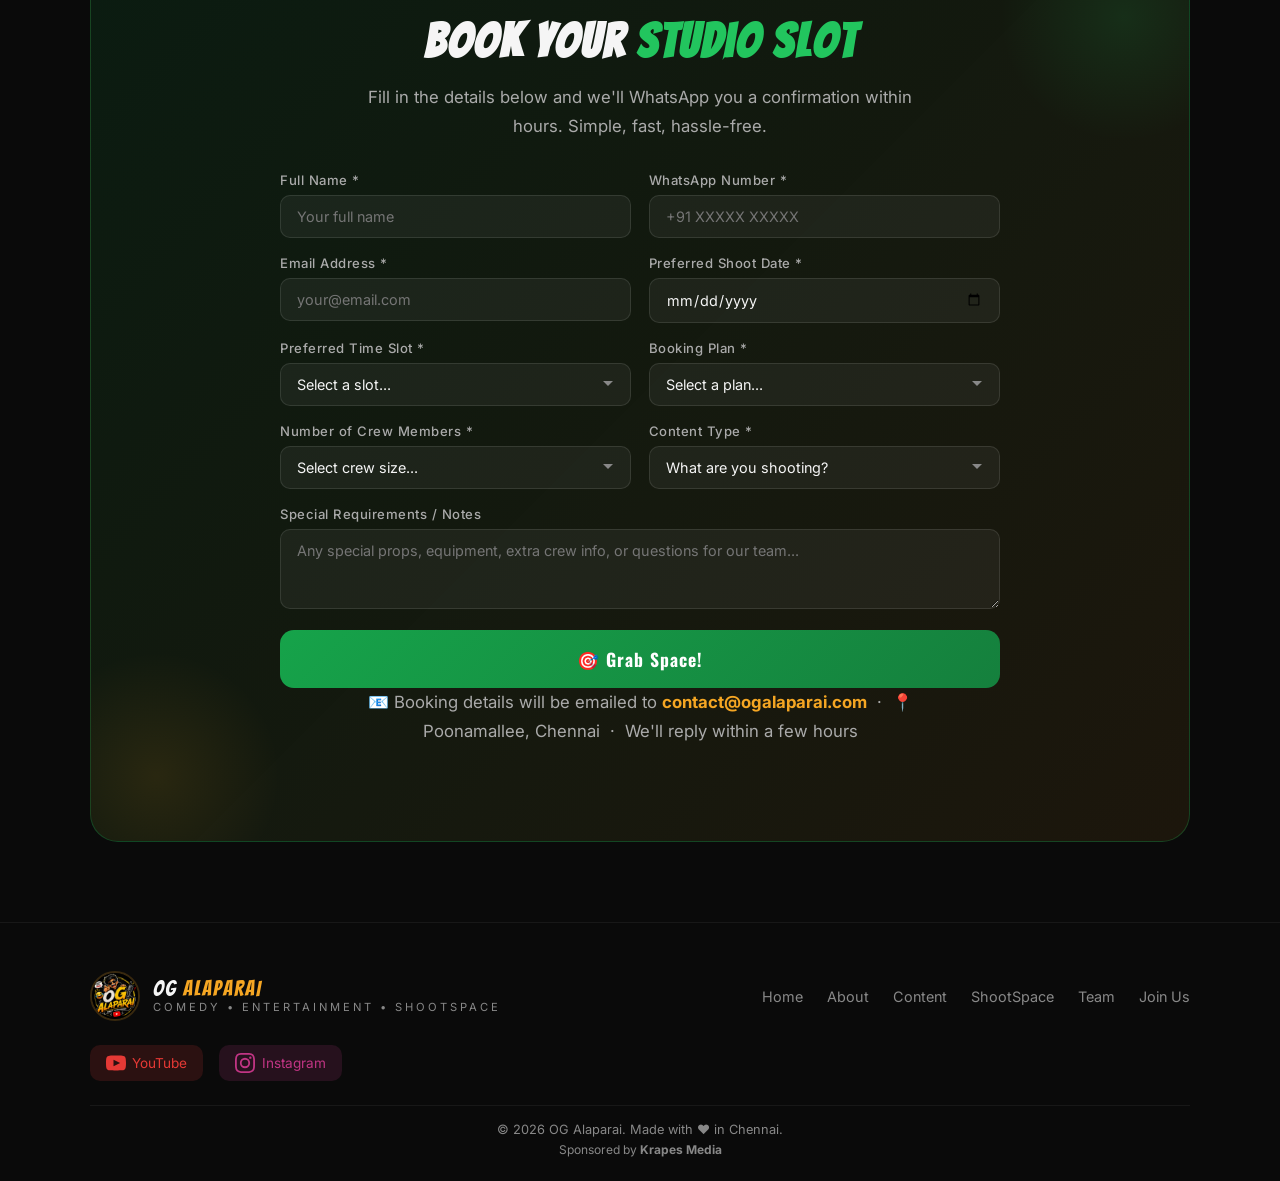
<file: shootspace.html>
<!DOCTYPE html>
<html lang="en">
<head>
  <meta charset="UTF-8" />
  <meta name="viewport" content="width=device-width, initial-scale=1.0" />
  <title>ShootSpace – OG Alaparai Green Mat Studio Rental | Poonamallee, Chennai</title>
  <meta name="description" content="Rent the OG Alaparai Green Mat Studio in Poonamallee, Chennai. Professional greenscreen setup for filmmakers, YouTubers, brands & content creators. Affordable, flexible slots available." />
  <link rel="icon" href="logo.png" type="image/png" />
  <link rel="preconnect" href="https://fonts.googleapis.com" />
  <link rel="preconnect" href="https://fonts.gstatic.com" crossorigin />
  <link href="https://fonts.googleapis.com/css2?family=Bangers&family=Oswald:wght@400;600;700&family=Inter:wght@300;400;600;700&display=swap" rel="stylesheet" />
  <link rel="stylesheet" href="style.css" />
  <style>
    /* ===== SHOOTSPACE PAGE STYLES ===== */
    .shootspace-hero {
      position: relative;
      min-height: 60vh;
      display: flex;
      align-items: center;
      justify-content: center;
      padding: 7rem 2rem 4rem;
      background: var(--black);
      overflow: hidden;
      text-align: center;
    }
    .shootspace-hero-overlay {
      position: absolute;
      inset: 0;
      background:
        radial-gradient(ellipse at 30% 40%, rgba(34, 197, 94, 0.12) 0%, transparent 55%),
        radial-gradient(ellipse at 70% 60%, rgba(245, 166, 35, 0.08) 0%, transparent 50%);
    }
    .shootspace-hero-content {
      position: relative;
      z-index: 2;
      max-width: 800px;
    }
    .shootspace-hero-badge {
      display: inline-block;
      background: linear-gradient(135deg, #16a34a, #15803d);
      color: #fff;
      padding: .55rem 1.4rem;
      border-radius: 24px;
      font-family: var(--font-heading);
      font-weight: 700;
      font-size: .95rem;
      letter-spacing: 1px;
      margin-bottom: 1.8rem;
      box-shadow: 0 4px 15px rgba(34, 197, 94, 0.35);
      animation: bounce 2s infinite;
    }
    .shootspace-title {
      font-family: var(--font-display);
      font-size: 3.8rem;
      letter-spacing: 2px;
      line-height: 1.1;
      margin-bottom: 1rem;
    }
    .green {
      color: #22c55e;
    }
    .shootspace-subtitle {
      font-family: var(--font-heading);
      color: var(--gray);
      font-size: 1.15rem;
      letter-spacing: 2px;
      margin-bottom: 2rem;
    }
    .shootspace-hero-cta {
      display: flex;
      gap: 1rem;
      justify-content: center;
      flex-wrap: wrap;
    }
    .btn-green {
      background: linear-gradient(135deg, #16a34a, #15803d);
      color: #fff;
    }
    .btn-green:hover {
      transform: translateY(-3px);
      box-shadow: 0 8px 25px rgba(34, 197, 94, 0.45);
    }
    .btn-outline-gold {
      background: transparent;
      color: var(--gold);
      border: 2px solid var(--gold);
    }
    .btn-outline-gold:hover {
      background: var(--gold);
      color: #000;
      transform: translateY(-3px);
    }

    /* ===== STUDIO IMAGE SHOWCASE ===== */
    .studio-showcase-section {
      background: var(--dark);
    }
    .studio-showcase-grid {
      display: grid;
      grid-template-columns: 1.4fr 1fr;
      gap: 2rem;
      align-items: center;
    }
    .studio-main-image {
      border-radius: 24px;
      overflow: hidden;
      box-shadow: 0 12px 50px rgba(34, 197, 94, 0.15);
      border: 1px solid rgba(34, 197, 94, 0.2);
      aspect-ratio: 4/3;
    }
    .studio-main-image img {
      width: 100%;
      height: 100%;
      object-fit: cover;
      transition: transform 0.5s ease;
    }
    .studio-main-image:hover img {
      transform: scale(1.03);
    }
    .studio-info-panel {
      display: flex;
      flex-direction: column;
      gap: 1.2rem;
    }
    .studio-stat-card {
      background: var(--card);
      border-radius: 16px;
      padding: 1.5rem;
      border: 1px solid rgba(255,255,255,0.06);
      display: flex;
      align-items: center;
      gap: 1rem;
      transition: 0.3s;
    }
    .studio-stat-card:hover {
      border-color: rgba(34, 197, 94, 0.3);
      transform: translateX(6px);
    }
    .studio-stat-icon {
      font-size: 2rem;
      flex-shrink: 0;
    }
    .studio-stat-card h4 {
      font-family: var(--font-heading);
      font-size: 1rem;
      color: var(--white);
      margin-bottom: 0.25rem;
    }
    .studio-stat-card p {
      font-size: 0.85rem;
      color: #999;
      line-height: 1.4;
    }

    /* ===== FEATURES GRID ===== */
    .features-section {
      background: var(--black);
    }
    .features-grid {
      display: grid;
      grid-template-columns: repeat(auto-fit, minmax(280px, 1fr));
      gap: 1.5rem;
      margin-top: 2.5rem;
    }
    .feature-card {
      background: var(--card);
      border: 1px solid rgba(255,255,255,0.06);
      border-radius: 20px;
      padding: 2rem;
      transition: 0.4s;
      position: relative;
      overflow: hidden;
    }
    .feature-card::before {
      content: '';
      position: absolute;
      inset: 0;
      background: linear-gradient(135deg, rgba(34, 197, 94, 0.05), transparent);
      opacity: 0;
      transition: 0.4s;
    }
    .feature-card:hover::before {
      opacity: 1;
    }
    .feature-card:hover {
      border-color: rgba(34, 197, 94, 0.3);
      transform: translateY(-6px);
      box-shadow: 0 12px 40px rgba(34, 197, 94, 0.1);
    }
    .feature-icon {
      font-size: 2.5rem;
      margin-bottom: 1rem;
    }
    .feature-card h3 {
      font-family: var(--font-heading);
      font-size: 1.15rem;
      color: var(--white);
      margin-bottom: 0.6rem;
    }
    .feature-card p {
      color: #999;
      font-size: 0.9rem;
      line-height: 1.6;
    }

    /* ===== PRICING ===== */
    .pricing-section {
      background: var(--dark);
    }
    .pricing-grid {
      display: grid;
      grid-template-columns: repeat(auto-fit, minmax(280px, 1fr));
      gap: 1.5rem;
      margin-top: 2.5rem;
    }
    .pricing-card {
      background: var(--card);
      border: 1px solid rgba(255,255,255,0.08);
      border-radius: 24px;
      padding: 2.5rem 2rem;
      text-align: center;
      position: relative;
      transition: 0.4s;
      overflow: hidden;
    }
    .pricing-card.featured {
      border-color: #22c55e;
      box-shadow: 0 0 40px rgba(34, 197, 94, 0.15);
    }
    .pricing-card:hover {
      transform: translateY(-8px);
      box-shadow: 0 16px 50px rgba(34, 197, 94, 0.15);
    }
    .popular-badge {
      position: absolute;
      top: -1px;
      left: 50%;
      transform: translateX(-50%);
      background: #22c55e;
      color: #000;
      font-family: var(--font-heading);
      font-size: 0.75rem;
      font-weight: 700;
      letter-spacing: 1.5px;
      padding: 0.35rem 1.2rem;
      border-radius: 0 0 12px 12px;
    }
    .pricing-tier {
      font-family: var(--font-heading);
      font-size: 0.85rem;
      color: #999;
      letter-spacing: 2px;
      text-transform: uppercase;
      margin-bottom: 0.8rem;
    }
    .pricing-icon {
      font-size: 2.5rem;
      margin-bottom: 1rem;
    }
    .pricing-price {
      font-family: var(--font-display);
      font-size: 3rem;
      color: var(--gold);
      line-height: 1;
      margin-bottom: 0.3rem;
    }
    .pricing-period {
      font-size: 0.85rem;
      color: #888;
      margin-bottom: 1.5rem;
    }
    .pricing-features {
      list-style: none;
      text-align: left;
      margin-bottom: 2rem;
    }
    .pricing-features li {
      padding: 0.5rem 0;
      font-size: 0.9rem;
      color: #ccc;
      border-bottom: 1px solid rgba(255,255,255,0.05);
      display: flex;
      align-items: center;
      gap: 0.6rem;
    }
    .pricing-features li:last-child {
      border-bottom: none;
    }
    .pricing-features li .check {
      color: #22c55e;
      font-size: 1rem;
      flex-shrink: 0;
    }
    .pricing-note {
      font-size: 0.8rem;
      color: #666;
      margin-top: 1rem;
    }

    /* ===== WHO IS IT FOR ===== */
    .whois-section {
      background: var(--black);
    }
    .whois-grid {
      display: grid;
      grid-template-columns: repeat(auto-fit, minmax(200px, 1fr));
      gap: 1.2rem;
      margin-top: 2.5rem;
    }
    .whois-card {
      background: var(--card);
      border: 1px solid rgba(255,255,255,0.06);
      border-radius: 18px;
      padding: 2rem;
      text-align: center;
      transition: 0.35s;
    }
    .whois-card:hover {
      border-color: rgba(34, 197, 94, 0.3);
      transform: translateY(-6px);
      box-shadow: 0 10px 30px rgba(34, 197, 94, 0.1);
    }
    .whois-emoji {
      font-size: 2.5rem;
      margin-bottom: 0.8rem;
    }
    .whois-card h4 {
      font-family: var(--font-heading);
      font-size: 1rem;
      margin-bottom: 0.4rem;
    }
    .whois-card p {
      color: #999;
      font-size: 0.82rem;
      line-height: 1.5;
    }

    /* ===== RULES & PROCESS ===== */
    .rules-section {
      background: var(--dark);
    }
    .rules-layout {
      display: grid;
      grid-template-columns: 1fr 1fr;
      gap: 3rem;
      align-items: start;
    }
    .rules-card {
      background: var(--card);
      border-radius: 20px;
      padding: 2.5rem;
      border: 1px solid rgba(255,255,255,0.06);
    }
    .rules-card h3 {
      font-family: var(--font-heading);
      font-size: 1.3rem;
      margin-bottom: 1.5rem;
      display: flex;
      align-items: center;
      gap: 0.6rem;
    }
    .rule-item {
      display: flex;
      gap: 1rem;
      margin-bottom: 1.2rem;
      align-items: flex-start;
    }
    .rule-num {
      font-family: var(--font-display);
      font-size: 1.8rem;
      color: rgba(34, 197, 94, 0.5);
      line-height: 1;
      flex-shrink: 0;
      width: 2rem;
      text-align: center;
    }
    .rule-item p {
      color: #ccc;
      font-size: 0.9rem;
      line-height: 1.6;
      padding-top: 0.15rem;
    }
    .rule-item strong {
      color: var(--white);
    }
    .do-list, .dont-list {
      list-style: none;
    }
    .do-list li, .dont-list li {
      padding: 0.55rem 0;
      font-size: 0.9rem;
      color: #ccc;
      border-bottom: 1px solid rgba(255,255,255,0.05);
      display: flex;
      align-items: center;
      gap: 0.7rem;
    }
    .do-list li:last-child, .dont-list li:last-child {
      border-bottom: none;
    }
    .do-list li::before {
      content: '✅';
      font-size: 1rem;
      flex-shrink: 0;
    }
    .dont-list li::before {
      content: '🚫';
      font-size: 1rem;
      flex-shrink: 0;
    }

    /* ===== BOOKING CTA ===== */
    .booking-cta-section {
      background: var(--black);
    }
    .booking-cta-card {
      background: linear-gradient(135deg, rgba(22, 163, 74, 0.12), rgba(245, 166, 35, 0.08));
      border: 1px solid rgba(34, 197, 94, 0.25);
      border-radius: 28px;
      padding: 4rem 3rem;
      text-align: center;
      position: relative;
      overflow: hidden;
    }
    .booking-cta-card::before {
      content: '';
      position: absolute;
      top: -60px;
      right: -60px;
      width: 250px;
      height: 250px;
      background: radial-gradient(circle, rgba(34, 197, 94, 0.12), transparent 70%);
      pointer-events: none;
    }
    .booking-cta-card::after {
      content: '';
      position: absolute;
      bottom: -60px;
      left: -60px;
      width: 250px;
      height: 250px;
      background: radial-gradient(circle, rgba(245, 166, 35, 0.1), transparent 70%);
      pointer-events: none;
    }
    .booking-cta-card h2 {
      font-family: var(--font-display);
      font-size: 3rem;
      letter-spacing: 2px;
      margin-bottom: 1rem;
    }
    .booking-cta-card p {
      color: #aaa;
      font-size: 1.05rem;
      max-width: 550px;
      margin: 0 auto 2rem;
      line-height: 1.7;
    }
    /* ===== BOOKING FORM ===== */
    .booking-form-wrap {
      max-width: 720px;
      margin: 0 auto;
      text-align: left;
      position: relative;
      z-index: 2;
    }
    .booking-form-grid {
      display: grid;
      grid-template-columns: 1fr 1fr;
      gap: 1.1rem;
      margin-bottom: 1.1rem;
    }
    .booking-form-full {
      margin-bottom: 1.1rem;
    }
    .bf-group label {
      display: block;
      font-size: 0.82rem;
      color: #aaa;
      margin-bottom: 0.4rem;
      font-weight: 500;
      letter-spacing: 0.5px;
    }
    .bf-group input,
    .bf-group select,
    .bf-group textarea {
      width: 100%;
      padding: 0.75rem 1rem;
      background: rgba(255,255,255,0.05);
      border: 1px solid rgba(255,255,255,0.1);
      border-radius: 10px;
      color: var(--white);
      font-family: var(--font-body);
      font-size: 0.9rem;
      transition: 0.25s;
      outline: none;
    }
    .bf-group input:focus,
    .bf-group select:focus,
    .bf-group textarea:focus {
      border-color: #22c55e;
      box-shadow: 0 0 0 3px rgba(34,197,94,0.12);
    }
    .bf-group select {
      cursor: pointer;
      appearance: none;
      background-image: url("data:image/svg+xml,%3Csvg xmlns='http://www.w3.org/2000/svg' width='12' height='12' viewBox='0 0 12 12'%3E%3Cpath fill='%23888' d='M6 8L1 3h10z'/%3E%3C/svg%3E");
      background-repeat: no-repeat;
      background-position: right 1rem center;
      background-color: rgba(255,255,255,0.05);
    }
    .bf-group select option { background: #1a1a1a; color: #f5f5f5; }
    .bf-group textarea { resize: vertical; min-height: 80px; }
    /* Error state */
    .bf-group.error input,
    .bf-group.error select,
    .bf-group.error textarea {
      border-color: #e53935;
      box-shadow: 0 0 0 3px rgba(229,57,53,0.15);
    }
    .bf-error {
      display: none;
      font-size: 0.75rem;
      color: #e53935;
      margin-top: 0.3rem;
      font-weight: 500;
    }
    .bf-group.error .bf-error { display: block; }
    .bf-submit {
      width: 100%;
      padding: 1rem 2rem;
      background: linear-gradient(135deg, #16a34a, #15803d);
      color: #fff;
      font-family: var(--font-heading);
      font-size: 1.1rem;
      font-weight: 700;
      letter-spacing: 1px;
      border: none;
      border-radius: 14px;
      cursor: pointer;
      transition: 0.3s;
      display: flex;
      align-items: center;
      justify-content: center;
      gap: 0.6rem;
      margin-top: 0.5rem;
    }
    .bf-submit:hover { transform: translateY(-3px); box-shadow: 0 10px 30px rgba(34,197,94,0.4); }
    .bf-note {
      text-align: center;
      font-size: 0.8rem;
      color: #666;
      margin-top: 1rem;
    }
    .bf-note a { color: var(--gold); }
    .booking-success {
      display: none;
      text-align: center;
      padding: 2.5rem 1rem;
      animation: fadeInUp 0.4s ease;
    }
    .booking-success .success-icon { font-size: 4rem; margin-bottom: 1rem; }
    .booking-success h3 {
      font-family: var(--font-display);
      font-size: 2rem;
      color: #22c55e;
      margin-bottom: 0.6rem;
    }
    .booking-success p { color: #aaa; font-size: 0.95rem; line-height: 1.7; }
    @media (max-width: 640px) {
      .booking-form-grid { grid-template-columns: 1fr; }
    }

    /* ===== THANK YOU POPUP ===== */
    .ty-overlay {
      position: fixed;
      inset: 0;
      background: rgba(0,0,0,0.75);
      backdrop-filter: blur(6px);
      -webkit-backdrop-filter: blur(6px);
      z-index: 9999;
      display: flex;
      align-items: center;
      justify-content: center;
      opacity: 0;
      visibility: hidden;
      transition: opacity 0.3s ease, visibility 0.3s ease;
    }
    .ty-overlay.active {
      opacity: 1;
      visibility: visible;
    }
    .ty-modal {
      background: linear-gradient(135deg, #111 60%, #0d2a17);
      border: 1px solid rgba(34,197,94,0.3);
      border-radius: 28px;
      padding: 3rem 2.5rem;
      text-align: center;
      max-width: 420px;
      width: 90%;
      position: relative;
      transform: scale(0.8) translateY(30px);
      transition: transform 0.35s cubic-bezier(0.34,1.56,0.64,1);
      box-shadow: 0 30px 80px rgba(0,0,0,0.6), 0 0 60px rgba(34,197,94,0.12);
    }
    .ty-overlay.active .ty-modal {
      transform: scale(1) translateY(0);
    }
    .ty-icon {
      width: 80px;
      height: 80px;
      background: radial-gradient(circle, rgba(34,197,94,0.2), transparent 70%);
      border-radius: 50%;
      display: flex;
      align-items: center;
      justify-content: center;
      font-size: 2.8rem;
      margin: 0 auto 1.5rem;
      animation: pulse-green 2s infinite;
    }
    @keyframes pulse-green {
      0%, 100% { box-shadow: 0 0 0 0 rgba(34,197,94,0.35); }
      50%       { box-shadow: 0 0 0 16px rgba(34,197,94,0); }
    }
    .ty-modal h2 {
      font-family: var(--font-display);
      font-size: 2.2rem;
      letter-spacing: 2px;
      color: #22c55e;
      margin-bottom: 0.6rem;
    }
    .ty-modal p {
      color: #bbb;
      font-size: 0.95rem;
      line-height: 1.7;
      margin-bottom: 2rem;
    }
    .ty-close {
      display: inline-block;
      padding: 0.7rem 2rem;
      background: #22c55e;
      color: #000;
      font-family: var(--font-heading);
      font-size: 1rem;
      font-weight: 700;
      letter-spacing: 1px;
      border: none;
      border-radius: 50px;
      cursor: pointer;
      transition: 0.25s;
    }
    .ty-close:hover { background: #16a34a; color: #fff; transform: scale(1.04); }

    /* ===== FAQ ===== */
    .faq-section {
      background: var(--dark);
    }
    .faq-list {
      max-width: 750px;
      margin: 2.5rem auto 0;
    }
    .faq-item {
      background: var(--card);
      border: 1px solid rgba(255,255,255,0.06);
      border-radius: 14px;
      margin-bottom: 1rem;
      overflow: hidden;
      transition: 0.3s;
    }
    .faq-item:hover {
      border-color: rgba(34, 197, 94, 0.2);
    }
    .faq-question {
      padding: 1.3rem 1.5rem;
      font-family: var(--font-heading);
      font-size: 1rem;
      cursor: pointer;
      display: flex;
      justify-content: space-between;
      align-items: center;
      user-select: none;
    }
    .faq-question:hover {
      color: #22c55e;
    }
    .faq-toggle {
      font-size: 1.3rem;
      color: var(--gold);
      transition: transform 0.3s;
      flex-shrink: 0;
    }
    .faq-item.open .faq-toggle {
      transform: rotate(45deg);
    }
    .faq-answer {
      max-height: 0;
      overflow: hidden;
      transition: max-height 0.35s ease;
    }
    .faq-item.open .faq-answer {
      max-height: 200px;
    }
    .faq-answer p {
      color: #aaa;
      font-size: 0.9rem;
      line-height: 1.7;
      padding: 0 1.5rem 1.3rem;
    }

    /* ===== RESPONSIVE ===== */
    @media (max-width: 768px) {
      .shootspace-title { font-size: 2.5rem; }
      .studio-showcase-grid { grid-template-columns: 1fr; }
      .rules-layout { grid-template-columns: 1fr; }
      .booking-cta-card { padding: 2.5rem 1.5rem; }
      .booking-cta-card h2 { font-size: 2rem; }
      .contact-info-row { flex-direction: column; align-items: center; gap: 1rem; }
    }
  </style>
</head>
<body class="shootspace-page">

  <!-- ===== NAVBAR ===== -->
  <nav id="navbar">
    <div class="nav-container">
      <a href="index.html" class="nav-logo">
        <img src="logo.png" alt="OG Alaparai Logo" id="nav-logo-img" />
        <span class="nav-brand">OG <span class="gold">ALAPARAI</span></span>
      </a>
      <ul class="nav-links" id="nav-links">
        <li><a href="index.html" class="nav-link">Home</a></li>
        <li><a href="about.html" class="nav-link">About</a></li>
        <li><a href="content.html" class="nav-link">Content</a></li>
        <li><a href="shootspace.html" class="nav-link active">ShootSpace</a></li>
        <li><a href="team.html" class="nav-link">Team</a></li>
        <li><a href="connect.html" class="nav-link">Connect</a></li>
        <li><a href="#" class="nav-link nav-cta" data-open-join-modal>🔥 Join Us</a></li>
      </ul>
      <button class="hamburger" id="hamburger" aria-label="Open menu">
        <span></span><span></span><span></span>
      </button>
    </div>
  </nav>

  <!-- ===== HERO ===== -->
  <section class="shootspace-hero">
    <div class="shootspace-hero-overlay"></div>
    <div class="shootspace-hero-content">
      <div class="shootspace-hero-badge">🎥 STUDIO RENTAL — POONAMALLEE</div>
      <h1 class="shootspace-title">OG Alaparai<br/><span class="green">ShootSpace</span></h1>
      <p class="shootspace-subtitle">Professional Green Mat Studio · Poonamallee, Chennai</p>
      <div class="shootspace-hero-cta">
        <a href="#booking" class="btn btn-green btn-large" onclick="event.preventDefault();document.getElementById('booking').scrollIntoView({behavior:'instant',block:'start'});">📅 Book a Slot</a>
        <a href="#pricing" class="btn btn-outline-gold btn-large">💰 View Pricing</a>
      </div>
    </div>
    <div class="floating-emojis">
      <span class="fe fe1">🎬</span>
      <span class="fe fe2">🎥</span>
      <span class="fe fe3">🟩</span>
      <span class="fe fe4">💡</span>
      <span class="fe fe5">🎞️</span>
      <span class="fe fe6">📹</span>
    </div>
  </section>

  <!-- ===== STUDIO SHOWCASE ===== -->
  <section class="section studio-showcase-section">
    <div class="section-container">
      <div class="section-label">THE SPACE</div>
      <h2 class="section-title">Your Canvas. <span class="green">Any World.</span></h2>
      <p class="section-desc">OG Alaparai opens its greenscreen studio to creators across Chennai. Built with the same passion we put into our own content — this is where your vision comes to life.</p>
      <div class="studio-showcase-grid">
        <div class="studio-main-image">
          <img src="studio_greenscreen.png" alt="OG Alaparai Green Mat Studio Interior" />
        </div>
        <div class="studio-info-panel">
          <div class="studio-stat-card">
            <div class="studio-stat-icon">📍</div>
            <div>
              <h4>Location</h4>
              <p>Poonamallee, Chennai, Tamil Nadu — easily accessible from Porur, Ambattur & Avadi</p>
            </div>
          </div>
          <div class="studio-stat-card">
            <div class="studio-stat-icon">🟩</div>
            <div>
              <h4>Green Mat Setup</h4>
              <p>High-quality professional green mat with uniform tone — perfect for seamless chroma key compositing</p>
            </div>
          </div>
          <div class="studio-stat-card">
            <div class="studio-stat-icon">💡</div>
            <div>
              <h4>Lighting</h4>
              <p>Studio-grade lighting available to ensure even green coverage and zero shadow artefacts</p>
            </div>
          </div>
          <div class="studio-stat-card">
            <div class="studio-stat-icon">🕐</div>
            <div>
              <h4>Flexible Hours</h4>
              <p>Book by the hour or the full day — morning, afternoon, and evening slots available</p>
            </div>
          </div>
          <div class="studio-stat-card">
            <div class="studio-stat-icon">🎭</div>
            <div>
              <h4>Content-Friendly</h4>
              <p>Worked in by the OG Alaparai crew — we know what creators need and set it up accordingly</p>
            </div>
          </div>
        </div>
      </div>
    </div>
  </section>

  <!-- ===== FEATURES ===== -->
  <section class="section features-section" id="features">
    <div class="section-container">
      <div class="section-label">WHAT YOU GET</div>
      <h2 class="section-title">Everything a <span class="gold">Creator Needs</span></h2>
      <p class="section-desc">Our studio is stocked and set up to get you rolling the moment you walk in. No setup delays, no surprises.</p>
      <div class="features-grid">
        <div class="feature-card">
          <div class="feature-icon">🟩</div>
          <h3>Professional Green Mat</h3>
          <p>Wrinkle-free, large-format chroma-key green mat that covers floor-to-wall — ideal for both sitting and standing shots.</p>
        </div>
        <div class="feature-card">
          <div class="feature-icon">💡</div>
          <h3>Studio Lighting</h3>
          <p>Professional LED lights to ensure even, shadow-free illumination on the green screen for clean chroma key results.</p>
        </div>
        <div class="feature-card">
          <div class="feature-icon">🎙️</div>
          <h3>Quiet Shoot Environment</h3>
          <p>Studio is isolated from external noise, giving you a clean audio-recording environment for voiceovers and dialogue.</p>
        </div>
        <div class="feature-card">
          <div class="feature-icon">🎬</div>
          <h3>Creator-Ready Space</h3>
          <p>Used actively by our own team — the space is laid out for efficient filming with clear camera angles and easy access.</p>
        </div>
        <div class="feature-card">
          <div class="feature-icon">🅿️</div>
          <h3>Parking Available</h3>
          <p>Convenient parking space near the studio — no hunting for spots when you arrive with your crew and gear.</p>
        </div>
        <div class="feature-card">
          <div class="feature-icon">⚡</div>
          <h3>Power Outlets</h3>
          <p>Multiple high-wattage power outlets available throughout the studio to power your cameras, monitors, and lights.</p>
        </div>
        <div class="feature-card">
          <div class="feature-icon">🤝</div>
          <h3>OG Crew Support</h3>
          <p>Our team is available on-site to assist with green mat setup, angle adjustments, and any basic production questions.</p>
        </div>
        <div class="feature-card">
          <div class="feature-icon">📱</div>
          <h3>Easy Booking</h3>
          <p>Book your slot via WhatsApp or direct call. Instant confirmation, zero hassle. We keep it simple for creators.</p>
        </div>
        <div class="feature-card">
          <div class="feature-icon">💰</div>
          <h3>Affordable Rates</h3>
          <p>Creator-friendly pricing — significantly cheaper than commercial studios without compromising on quality.</p>
        </div>
      </div>
    </div>
  </section>

  <!-- ===== PRICING ===== -->
  <section class="section pricing-section" id="pricing">
    <div class="section-container">
      <div class="section-label">PRICING PLANS</div>
      <h2 class="section-title">Simple, <span class="green">Transparent</span> Pricing</h2>
      <p class="section-desc">No hidden charges. No confusing add-ons. Just straightforward pricing so you can focus on creating.</p>
      <div class="pricing-grid">

        <div class="pricing-card">
          <div class="pricing-tier">Quick Shot</div>
          <div class="pricing-icon">⚡</div>
          <div class="pricing-price">₹500</div>
          <div class="pricing-period">per hour (2-hour minimum)</div>
          <ul class="pricing-features">
            <li><span class="check">✓</span> Green mat setup included</li>
            <li><span class="check">✓</span> Studio lighting included</li>
            <li><span class="check">✓</span> Up to 3 crew members</li>
            <li><span class="check">✓</span> Power outlets access</li>
            <li><span class="check">✓</span> WhatsApp booking</li>
          </ul>
          <a href="#booking" class="btn btn-gold btn-full">Book Now</a>
          <p class="pricing-note">Best for YouTube Shorts, reels & quick ads</p>
        </div>

        <div class="pricing-card featured">
          <div class="popular-badge">⭐ MOST POPULAR</div>
          <div class="pricing-tier">Half Day</div>
          <div class="pricing-icon">🎬</div>
          <div class="pricing-price">₹1,800</div>
          <div class="pricing-period">4 hours (flexible time slot)</div>
          <ul class="pricing-features">
            <li><span class="check">✓</span> Everything in Quick Shot</li>
            <li><span class="check">✓</span> Up to 5 crew members</li>
            <li><span class="check">✓</span> OG crew on-site assistance</li>
            <li><span class="check">✓</span> Multiple scene setups</li>
            <li><span class="check">✓</span> Priority slot booking</li>
          </ul>
          <a href="#booking" class="btn btn-green btn-full">Book Now</a>
          <p class="pricing-note">Best for sketches, music videos & brand content</p>
        </div>

        <div class="pricing-card">
          <div class="pricing-tier">Full Day</div>
          <div class="pricing-icon">🚀</div>
          <div class="pricing-price">₹3,000</div>
          <div class="pricing-period">8 hours (morning to evening)</div>
          <ul class="pricing-features">
            <li><span class="check">✓</span> Everything in Half Day</li>
            <li><span class="check">✓</span> Unlimited crew size</li>
            <li><span class="check">✓</span> Full day studio control</li>
            <li><span class="check">✓</span> Costume change breaks</li>
            <li><span class="check">✓</span> Negotiable for productions</li>
          </ul>
          <a href="#booking" class="btn btn-gold btn-full">Book Now</a>
          <p class="pricing-note">Best for short films, ad campaigns & series shoots</p>
        </div>

      </div>
      <div style="text-align:center; margin-top: 2rem; color: #888; font-size: 0.9rem;">
        📞 Custom packages available for agencies and production houses — <a href="#booking" style="color: var(--gold);">contact us to discuss</a>
      </div>
    </div>
  </section>

  <!-- ===== WHO IS IT FOR ===== -->
  <section class="section whois-section">
    <div class="section-container">
      <div class="section-label">MADE FOR</div>
      <h2 class="section-title">Who Should <span class="gold">Book This?</span></h2>
      <p class="section-desc">Our studio is built for creators of all scales — from solo YouTubers to production companies.</p>
      <div class="whois-grid">
        <div class="whois-card">
          <div class="whois-emoji">📹</div>
          <h4>YouTubers</h4>
          <p>Add virtual backgrounds and high-quality chroma key sets to your channel content</p>
        </div>
        <div class="whois-card">
          <div class="whois-emoji">📱</div>
          <h4>Reels Creators</h4>
          <p>Create stunning Instagram Reels and TikTok-style content with pro backgrounds</p>
        </div>
        <div class="whois-card">
          <div class="whois-emoji">🎭</div>
          <h4>Actors & Auditions</h4>
          <p>Shoot professional self-tapes and audition reels in a controlled studio environment</p>
        </div>
        <div class="whois-card">
          <div class="whois-emoji">🎵</div>
          <h4>Music Video Artists</h4>
          <p>Shoot high-energy music videos with creative virtual sets and dynamic backdrops</p>
        </div>
        <div class="whois-card">
          <div class="whois-emoji">🏢</div>
          <h4>Brand & Startups</h4>
          <p>Film product ads, corporate promos, and explainer videos with a clean green background</p>
        </div>
        <div class="whois-card">
          <div class="whois-emoji">🎓</div>
          <h4>Students & Film Schools</h4>
          <p>Affordable access to a real studio space for final year and passion projects</p>
        </div>
        <div class="whois-card">
          <div class="whois-emoji">🎙️</div>
          <h4>Podcast Hosts</h4>
          <p>Create a polished, professional visual look for your video podcast recordings</p>
        </div>
        <div class="whois-card">
          <div class="whois-emoji">🎬</div>
          <h4>Indie Filmmakers</h4>
          <p>Shoot VFX-heavy short films and scenes without breaking your production budget</p>
        </div>
      </div>
    </div>
  </section>

  <!-- ===== BOOKING PROCESS & RULES ===== -->
  <section class="section rules-section">
    <div class="section-container">
      <div class="section-label">HOW IT WORKS</div>
      <h2 class="section-title">Booking Process & <span class="gold">Studio Rules</span></h2>
      <p class="section-desc">Simple steps to get your slot confirmed plus our ground rules to keep the space clean and professional for everyone.</p>

      <div class="rules-layout">
        <!-- Booking Steps -->
        <div class="rules-card">
          <h3>📋 How to Book a Slot</h3>
          <div class="rule-item">
            <div class="rule-num">1</div>
            <p><strong>Contact Us</strong> — WhatsApp or call us with your preferred date, time slot, and number of crew members.</p>
          </div>
          <div class="rule-item">
            <div class="rule-num">2</div>
            <p><strong>Slot Confirmation</strong> — We'll confirm availability within a few hours and send you your booking details.</p>
          </div>
          <div class="rule-item">
            <div class="rule-num">3</div>
            <p><strong>Advance Payment</strong> — A 50% advance secures your slot. Balance is due on the day of the shoot.</p>
          </div>
          <div class="rule-item">
            <div class="rule-num">4</div>
            <p><strong>Arrive & Shoot</strong> — Show up, get a quick studio orientation, and dive straight into your creative work!</p>
          </div>
          <div class="rule-item">
            <div class="rule-num">5</div>
            <p><strong>Wrap & Leave</strong> — Leave the studio in the same condition you found it. We'll handle the rest.</p>
          </div>
        </div>

        <!-- Studio Rules -->
        <div class="rules-card">
          <h3>✅ Do's &amp; 🚫 Don'ts</h3>
          <ul class="do-list" style="margin-bottom: 1.2rem;">
            <li>Bring your own camera gear and memory cards</li>
            <li>Arrive on time — your slot starts when booked</li>
            <li>Brief your crew before arriving</li>
            <li>Inform us of extra props or large equipment in advance</li>
            <li>Keep the green mat clean and wrinkle-free during the shoot</li>
          </ul>
          <ul class="dont-list">
            <li>No food or drinks near the green mat area</li>
            <li>No sharp objects or footwear on the green mat</li>
            <li>Do not move or adjust studio lights without permission</li>
            <li>No smoking, alcohol, or narcotics on premises</li>
            <li>Do not sub-rent or share slots without prior approval</li>
          </ul>
        </div>
      </div>
    </div>
  </section>

  <!-- ===== FAQ ===== -->
  <section class="section faq-section">
    <div class="section-container">
      <div class="section-label">GOT QUESTIONS?</div>
      <h2 class="section-title" style="text-align:center;">Frequently <span class="green">Asked</span> Questions</h2>
      <div class="faq-list">
        <div class="faq-item" id="faq-1">
          <div class="faq-question" onclick="toggleFaq('faq-1')">
            Can I bring my own camera and lighting equipment?
            <span class="faq-toggle">+</span>
          </div>
          <div class="faq-answer">
            <p>Yes! You are welcome to bring your own cameras, tripods, gimbals, and additional lights. Our studio provides the green mat and base studio lighting, but you can supplement it with your own gear. Just let us know in advance if you're bringing large rigs.</p>
          </div>
        </div>
        <div class="faq-item" id="faq-2">
          <div class="faq-question" onclick="toggleFaq('faq-2')">
            What is the size of the green mat area?
            <span class="faq-toggle">+</span>
          </div>
          <div class="faq-answer">
            <p>Our green mat covers a generous floor-to-wall area suitable for 1–3 people in frame simultaneously. It works well for dialogue scenes, solo presenter shots, product demos, and music video setups. Contact us for the exact dimensions.</p>
          </div>
        </div>
        <div class="faq-item" id="faq-3">
          <div class="faq-question" onclick="toggleFaq('faq-3')">
            Is there a cancellation or rescheduling policy?
            <span class="faq-toggle">+</span>
          </div>
          <div class="faq-answer">
            <p>Rescheduling requests made at least 24 hours in advance will be accommodated at no extra cost, subject to slot availability. Cancellations within 24 hours of the shoot may forfeit the advance payment. Contact us ASAP if plans change.</p>
          </div>
        </div>
        <div class="faq-item" id="faq-4">
          <div class="faq-question" onclick="toggleFaq('faq-4')">
            Do you offer editing or post-production services?
            <span class="faq-toggle">+</span>
          </div>
          <div class="faq-answer">
            <p>The studio rental is for shoot space only. However, OG Alaparai has an experienced editing team and we can discuss post-production support (chroma keying, colour grading, cuts) as a separate service. Reach out to us to know more.</p>
          </div>
        </div>
        <div class="faq-item" id="faq-5">
          <div class="faq-question" onclick="toggleFaq('faq-5')">
            Can I visit the studio before booking?
            <span class="faq-toggle">+</span>
          </div>
          <div class="faq-answer">
            <p>Absolutely! We encourage a quick visit before your first booking. Contact us on WhatsApp to arrange a studio walkthrough at a mutually convenient time. Seeing the space in person helps you plan your shoot better.</p>
          </div>
        </div>
        <div class="faq-item" id="faq-6">
          <div class="faq-question" onclick="toggleFaq('faq-6')">
            Are weekends and holidays available?
            <span class="faq-toggle">+</span>
          </div>
          <div class="faq-answer">
            <p>Yes, we try to keep the studio available on weekends and most public holidays. Weekend slots tend to fill up quickly, so book at least 3–5 days in advance to secure your preferred time.</p>
          </div>
        </div>
      </div>
    </div>
  </section>

  <!-- ===== BOOKING FORM ===== -->
  <section class="section booking-cta-section" id="booking">
    <div class="section-container">
      <div class="booking-cta-card">
        <h2>Book Your <span class="green">Studio Slot</span></h2>
        <p>Fill in the details below and we'll WhatsApp you a confirmation within hours. Simple, fast, hassle-free.</p>

        <!-- Success State -->
        <div class="booking-success" id="booking-success">
          <div class="success-icon">📧</div>
          <h3>Booking Request Sent!</h3>
          <p>Your email client has opened with a pre-filled booking request.<br/>Send it to <strong style="color:#22c55e">contact@ogalaparai.com</strong> and our team will confirm your slot within a few hours. Get ready to shoot! 🟩</p>
        </div>

        <!-- Booking Form -->
        <div class="booking-form-wrap" id="booking-form-wrap">
          <form id="studio-booking-form" novalidate>

            <div class="booking-form-grid">
              <div class="bf-group" id="grp-name">
                <label for="bf-name">Full Name *</label>
                <input type="text" id="bf-name" placeholder="Your full name" autocomplete="name" />
                <span class="bf-error">Please enter your full name.</span>
              </div>
              <div class="bf-group" id="grp-phone">
                <label for="bf-phone">WhatsApp Number *</label>
                <input type="tel" id="bf-phone" placeholder="+91 XXXXX XXXXX" autocomplete="tel" />
                <span class="bf-error">Please enter your WhatsApp number.</span>
              </div>
            </div>

            <div class="booking-form-grid">
              <div class="bf-group" id="grp-email">
                <label for="bf-email">Email Address *</label>
                <input type="email" id="bf-email" placeholder="your@email.com" autocomplete="email" />
                <span class="bf-error">Please enter your email address.</span>
              </div>
              <div class="bf-group" id="grp-date">
                <label for="bf-date">Preferred Shoot Date *</label>
                <input type="date" id="bf-date" />
                <span class="bf-error">Please select your shoot date.</span>
              </div>
            </div>

            <div class="booking-form-grid">
              <div class="bf-group" id="grp-slot">
                <label for="bf-slot">Preferred Time Slot *</label>
                <select id="bf-slot">
                  <option value="" disabled selected>Select a slot...</option>
                  <option>Morning (8 AM – 12 PM)</option>
                  <option>Afternoon (12 PM – 4 PM)</option>
                  <option>Evening (4 PM – 8 PM)</option>
                  <option>Full Day (8 AM – 8 PM)</option>
                  <option>Flexible / Any Time</option>
                </select>
                <span class="bf-error">Please select a time slot.</span>
              </div>
              <div class="bf-group" id="grp-plan">
                <label for="bf-plan">Booking Plan *</label>
                <select id="bf-plan">
                  <option value="" disabled selected>Select a plan...</option>
                  <option>⚡ Quick Shot – ₹500/hr (2hr min)</option>
                  <option>🎬 Half Day – ₹1,800 (4 hrs)</option>
                  <option>🚀 Full Day – ₹3,000 (8 hrs)</option>
                  <option>💬 Custom Package – Discuss with team</option>
                </select>
                <span class="bf-error">Please select a booking plan.</span>
              </div>
            </div>

            <div class="booking-form-grid">
              <div class="bf-group" id="grp-crew">
                <label for="bf-crew">Number of Crew Members *</label>
                <select id="bf-crew">
                  <option value="" disabled selected>Select crew size...</option>
                  <option>Solo (just me)</option>
                  <option>2 – 3 people</option>
                  <option>4 – 5 people</option>
                  <option>6 – 10 people</option>
                  <option>10+ people</option>
                </select>
                <span class="bf-error">Please select your crew size.</span>
              </div>
              <div class="bf-group" id="grp-type">
                <label for="bf-type">Content Type *</label>
                <select id="bf-type">
                  <option value="" disabled selected>What are you shooting?</option>
                  <option>YouTube Video</option>
                  <option>Instagram Reels / Shorts</option>
                  <option>Music Video</option>
                  <option>Brand / Product Ad</option>
                  <option>Short Film / Web Series</option>
                  <option>Podcast Recording</option>
                  <option>Audition / Self Tape</option>
                  <option>Corporate / Training Video</option>
                  <option>Other</option>
                </select>
                <span class="bf-error">Please select the content type.</span>
              </div>
            </div>

            <div class="booking-form-full bf-group">
              <label for="bf-notes">Special Requirements / Notes</label>
              <textarea id="bf-notes" rows="3" placeholder="Any special props, equipment, extra crew info, or questions for our team..."></textarea>
            </div>

            <button type="submit" class="bf-submit" id="studio-book-btn">
              🎯 Grab Space!
            </button>
          </form>
          <p class="bf-note">📧 Booking details will be emailed to <strong style="color:var(--gold)">contact@ogalaparai.com</strong> &nbsp;·&nbsp; 📍 Poonamallee, Chennai &nbsp;·&nbsp; We'll reply within a few hours</p>
        </div>
      </div>
    </div>
  </section>

  <!-- ===== FOOTER ===== -->
  <footer class="footer">
    <div class="footer-container">
      <div class="footer-top">
        <div class="footer-logo">
          <img src="logo.png" alt="OG Alaparai" class="footer-logo-img" />
          <div>
            <div class="footer-brand">OG <span class="gold">ALAPARAI</span></div>
            <div class="footer-tagline">COMEDY • ENTERTAINMENT • SHOOTSPACE</div>
          </div>
        </div>
        <div class="footer-links">
          <a href="index.html">Home</a>
          <a href="about.html">About</a>
          <a href="content.html">Content</a>
          <a href="shootspace.html">ShootSpace</a>
          <a href="team.html">Team</a>
          <a href="join.html">Join Us</a>
        </div>
        <div class="footer-social">
          <a href="https://www.youtube.com/@OG_Alaparai" target="_blank" rel="noopener" class="social-btn yt" id="footer-yt-shootspace">
            <svg viewBox="0 0 24 24" fill="currentColor" width="20" height="20"><path d="M19.615 3.184c-3.604-.246-11.631-.245-15.23 0-3.897.266-4.356 2.62-4.385 8.816.029 6.185.484 8.549 4.385 8.816 3.6.245 11.626.246 15.23 0 3.897-.266 4.356-2.62 4.385-8.816-.029-6.185-.484-8.549-4.385-8.816zm-10.615 12.816v-8l8 3.993-8 4.007z"/></svg>
            YouTube
          </a>
          <a href="https://www.instagram.com/ogalaparai?igsh=MXBjYnR4ajNsdXlrcw==" target="_blank" rel="noopener" class="social-btn ig" id="footer-ig-shootspace">
            <svg viewBox="0 0 24 24" fill="currentColor" width="20" height="20"><path d="M12 2.163c3.204 0 3.584.012 4.85.07 3.252.148 4.771 1.691 4.919 4.919.058 1.265.069 1.645.069 4.849 0 3.205-.012 3.584-.069 4.849-.149 3.225-1.664 4.771-4.919 4.919-1.266.058-1.644.07-4.85.07-3.204 0-3.584-.012-4.849-.07-3.26-.149-4.771-1.699-4.919-4.92-.058-1.265-.07-1.644-.07-4.849 0-3.204.013-3.583.07-4.849.149-3.227 1.664-4.771 4.919-4.919 1.266-.057 1.645-.069 4.849-.069zM12 0C8.741 0 8.333.014 7.053.072 2.695.272.273 2.69.073 7.052.014 8.333 0 8.741 0 12c0 3.259.014 3.668.072 4.948.2 4.358 2.618 6.78 6.98 6.98C8.333 23.986 8.741 24 12 24c3.259 0 3.668-.014 4.948-.072 4.354-.2 6.782-2.618 6.979-6.98.059-1.28.073-1.689.073-4.948 0-3.259-.014-3.667-.072-4.947-.196-4.354-2.617-6.78-6.979-6.98C15.668.014 15.259 0 12 0zm0 5.838a6.162 6.162 0 100 12.324 6.162 6.162 0 000-12.324zM12 16a4 4 0 110-8 4 4 0 010 8zm6.406-11.845a1.44 1.44 0 100 2.881 1.44 1.44 0 000-2.881z"/></svg>
            Instagram
          </a>
        </div>
      </div>
      <div class="footer-bottom">
        <p>© 2026 OG Alaparai. Made with ❤️ in Chennai.</p>
        <p class="footer-sponsor">Sponsored by <strong>Krapes Media</strong></p>
      </div>
    </div>
  </footer>

  <script src="script.js"></script>
  <script>
    // FAQ accordion
    function toggleFaq(id) {
      const item = document.getElementById(id);
      const isOpen = item.classList.contains('open');
      document.querySelectorAll('.faq-item').forEach(el => el.classList.remove('open'));
      if (!isOpen) item.classList.add('open');
    }

    // ===== BOOKING FORM VALIDATION =====
    // Required fields config: [fieldId, groupId, errorMessage]
    const requiredFields = [
      { id: 'bf-name',  grp: 'grp-name',  msg: 'Please enter your full name.' },
      { id: 'bf-phone', grp: 'grp-phone', msg: 'Please enter your WhatsApp number.' },
      { id: 'bf-email', grp: 'grp-email', msg: 'Please enter your email address.' },
      { id: 'bf-date',  grp: 'grp-date',  msg: 'Please select your shoot date.' },
      { id: 'bf-slot',  grp: 'grp-slot',  msg: 'Please select a time slot.' },
      { id: 'bf-plan',  grp: 'grp-plan',  msg: 'Please select a booking plan.' },
      { id: 'bf-crew',  grp: 'grp-crew',  msg: 'Please select your crew size.' },
      { id: 'bf-type',  grp: 'grp-type',  msg: 'Please select the content type.' },
    ];

    function showError(grpId) {
      document.getElementById(grpId).classList.add('error');
    }
    function clearError(grpId) {
      document.getElementById(grpId).classList.remove('error');
    }

    // Attach live listeners: clear error as soon as user fills the field
    requiredFields.forEach(f => {
      const el = document.getElementById(f.id);
      const eventType = (el.tagName === 'SELECT') ? 'change' : 'input';
      el.addEventListener(eventType, () => {
        if (el.value.trim() !== '') clearError(f.grp);
      });
    });

    // Studio Booking Form → Email
    document.getElementById('studio-booking-form').addEventListener('submit', function(e) {
      e.preventDefault();

      const name  = document.getElementById('bf-name').value.trim();
      const phone = document.getElementById('bf-phone').value.trim();
      const email = document.getElementById('bf-email').value.trim();
      const date  = document.getElementById('bf-date').value;
      const slot  = document.getElementById('bf-slot').value;
      const plan  = document.getElementById('bf-plan').value;
      const crew  = document.getElementById('bf-crew').value;
      const type  = document.getElementById('bf-type').value;
      const notes = document.getElementById('bf-notes').value.trim();

      // Validate all required fields and show per-field errors
      let hasError = false;
      requiredFields.forEach(f => {
        const val = document.getElementById(f.id).value.trim();
        if (!val) {
          showError(f.grp);
          hasError = true;
        } else {
          clearError(f.grp);
        }
      });

      // Block submission if any required field is empty
      if (hasError) {
        // Scroll to first error
        const firstError = document.querySelector('.bf-group.error');
        if (firstError) firstError.scrollIntoView({ behavior: 'smooth', block: 'center' });
        return;
      }

      // Format date nicely
      const dateFormatted = date
        ? new Date(date).toLocaleDateString('en-IN', { day: '2-digit', month: 'long', year: 'numeric' })
        : 'Not specified';

      // Build email subject
      const subject = encodeURIComponent('OG Alaparai ShootSpace – Booking Request from ' + name);

      // Build email body
      const bodyLines = [
        'Hi OG Alaparai Team,',
        '',
        'I would like to book the Green Mat Studio. Here are my details:',
        '',
        'Name           : ' + name,
        'Phone          : ' + phone,
        (email ? 'Email          : ' + email : null),
        'Shoot Date     : ' + dateFormatted,
        'Time Slot      : ' + slot,
        'Booking Plan   : ' + plan,
        'Crew Size      : ' + crew,
        'Content Type   : ' + type,
        (notes ? 'Special Notes  : ' + notes : null),
        '',
        'Please confirm my slot at the earliest.',
        '',
        'Thank you!',
        name
      ].filter(l => l !== null);

      const body = encodeURIComponent(bodyLines.join('\n'));
      const mailtoURL = 'mailto:contact@ogalaparai.com?subject=' + subject + '&body=' + body;

      // Show Thank You popup
      document.getElementById('ty-overlay').classList.add('active');
      document.body.style.overflow = 'hidden';

      // Open email client
      window.location.href = mailtoURL;
    });

    // Close popup handlers — using event delegation so DOM order doesn't matter
    function closePopup() {
      const overlay = document.getElementById('ty-overlay');
      if (overlay) {
        overlay.classList.remove('active');
        document.body.style.overflow = '';
      }
    }
    document.addEventListener('click', function(e) {
      if (e.target.id === 'ty-close-btn') closePopup();
      if (e.target.id === 'ty-overlay') closePopup();
    });
    document.addEventListener('keydown', function(e) {
      if (e.key === 'Escape') closePopup();
    });
  </script>

  <!-- ===== THANK YOU POPUP ===== -->
  <div class="ty-overlay" id="ty-overlay" role="dialog" aria-modal="true" aria-labelledby="ty-heading">
    <div class="ty-modal">
      <div class="ty-icon">✅</div>
      <h2 id="ty-heading">Thank You!</h2>
      <p>Your response has been submitted.<br/>Our team will get back to you soon. 🟩</p>
      <button class="ty-close" id="ty-close-btn">Close</button>
    </div>
  </div>
  <!-- ===== APPLICATION FORM MODAL ===== -->
  <div class="app-modal-overlay" id="app-modal-overlay">
    <div class="app-modal" id="app-modal" role="dialog" aria-modal="true" aria-labelledby="app-modal-title">
      <button class="app-modal-close" aria-label="Close modal">&#10005;</button>
      <div id="app-modal-form-section">
        <div class="app-modal-header">
          <div class="modal-badge">🎭 APPLY NOW</div>
          <h2 id="app-modal-title">Join The <span class="gold">ALAPARAI</span> Team!</h2>
          <p>Fill in your details below — we'll get back to you ASAP!</p>
        </div>
        <div class="email-notice">
          <div class="email-notice-icon">📧</div>
          <div><strong>Send your application to:</strong> <a href="mailto:contact@ogalaparai.com">contact@ogalaparai.com</a></div>
        </div>
        <form id="app-modal-form" novalidate>
          <div class="form-row">
            <div class="form-group"><label for="am-name">Full Name *</label><input type="text" id="am-name" name="am-fullName" placeholder="Your full name" required autocomplete="name" /></div>
            <div class="form-group"><label for="am-age">Age *</label><input type="number" id="am-age" name="am-age" placeholder="Your age" min="15" max="60" required /></div>
          </div>
          <div class="form-row">
            <div class="form-group"><label for="am-phone">Phone Number *</label><input type="tel" id="am-phone" name="am-phone" placeholder="+91 XXXXX XXXXX" required autocomplete="tel" /></div>
            <div class="form-group"><label for="am-email">Your Email *</label><input type="email" id="am-email" name="am-email" placeholder="your@email.com" required autocomplete="email" /></div>
          </div>
          <div class="form-group"><label for="am-location">Location (City / Area) *</label><input type="text" id="am-location" name="am-location" placeholder="e.g. Poonamallee, Chennai" required /></div>
          <div class="form-group">
            <label for="am-role">Role You're Applying For *</label>
            <select id="am-role" name="am-role" required>
              <option value="" disabled selected>Select your role...</option>
              <option value="actor">🎭 Actor</option>
              <option value="director">🎬 Director</option>
              <option value="content-creator">💡 Content Creator</option>
              <option value="script-writer">✍️ Script Writer</option>
              <option value="editor">🖥️ Video Editor</option>
              <option value="camera-dop">📷 Camera Man / DOP</option>
              <option value="multiple">🌟 Multiple Roles</option>
            </select>
          </div>
          <div class="form-group"><label for="am-experience">Experience / Skills</label><textarea id="am-experience" name="am-experience" rows="3" placeholder="Tell us about your experience, skills, or why you want to join!"></textarea></div>
          <div class="form-group"><label for="am-social">Social Media / Portfolio Links</label><input type="url" id="am-social" name="am-socialLinks" placeholder="YouTube / Instagram / Portfolio link" /></div>
          <div class="form-group"><label for="am-whyjoin">Why Do You Want to Join OG Alaparai? *</label><textarea id="am-whyjoin" name="am-whyJoin" rows="3" placeholder="Tell us what drives you and why this is YOUR playground!" required></textarea></div>
          <div class="resume-section">
            <div class="resume-icon">📄</div>
            <div><strong>Attach Your Resume</strong><p>Email your resume to: <a href="mailto:contact@ogalaparai.com?subject=OG Alaparai Application">contact@ogalaparai.com</a></p><p class="resume-hint">Subject: "OG Alaparai – [Your Name] – [Role]"</p></div>
          </div>
          <button type="submit" class="btn btn-gold btn-large btn-submit-modal" id="app-modal-submit-btn">🔥 Submit My Application</button>
        </form>
      </div>
      <div class="app-modal-success" id="app-modal-success">
        <div class="success-icon">🎉</div>
        <h3>Application Submitted!</h3>
        <p>Thank you! Your response has been received. We'll reach out to you soon. 🔥</p>
        <button class="btn btn-gold" id="app-modal-success-close">Awesome, Close!</button>
      </div>
    </div>
  </div>

</body>
</html>
</file>
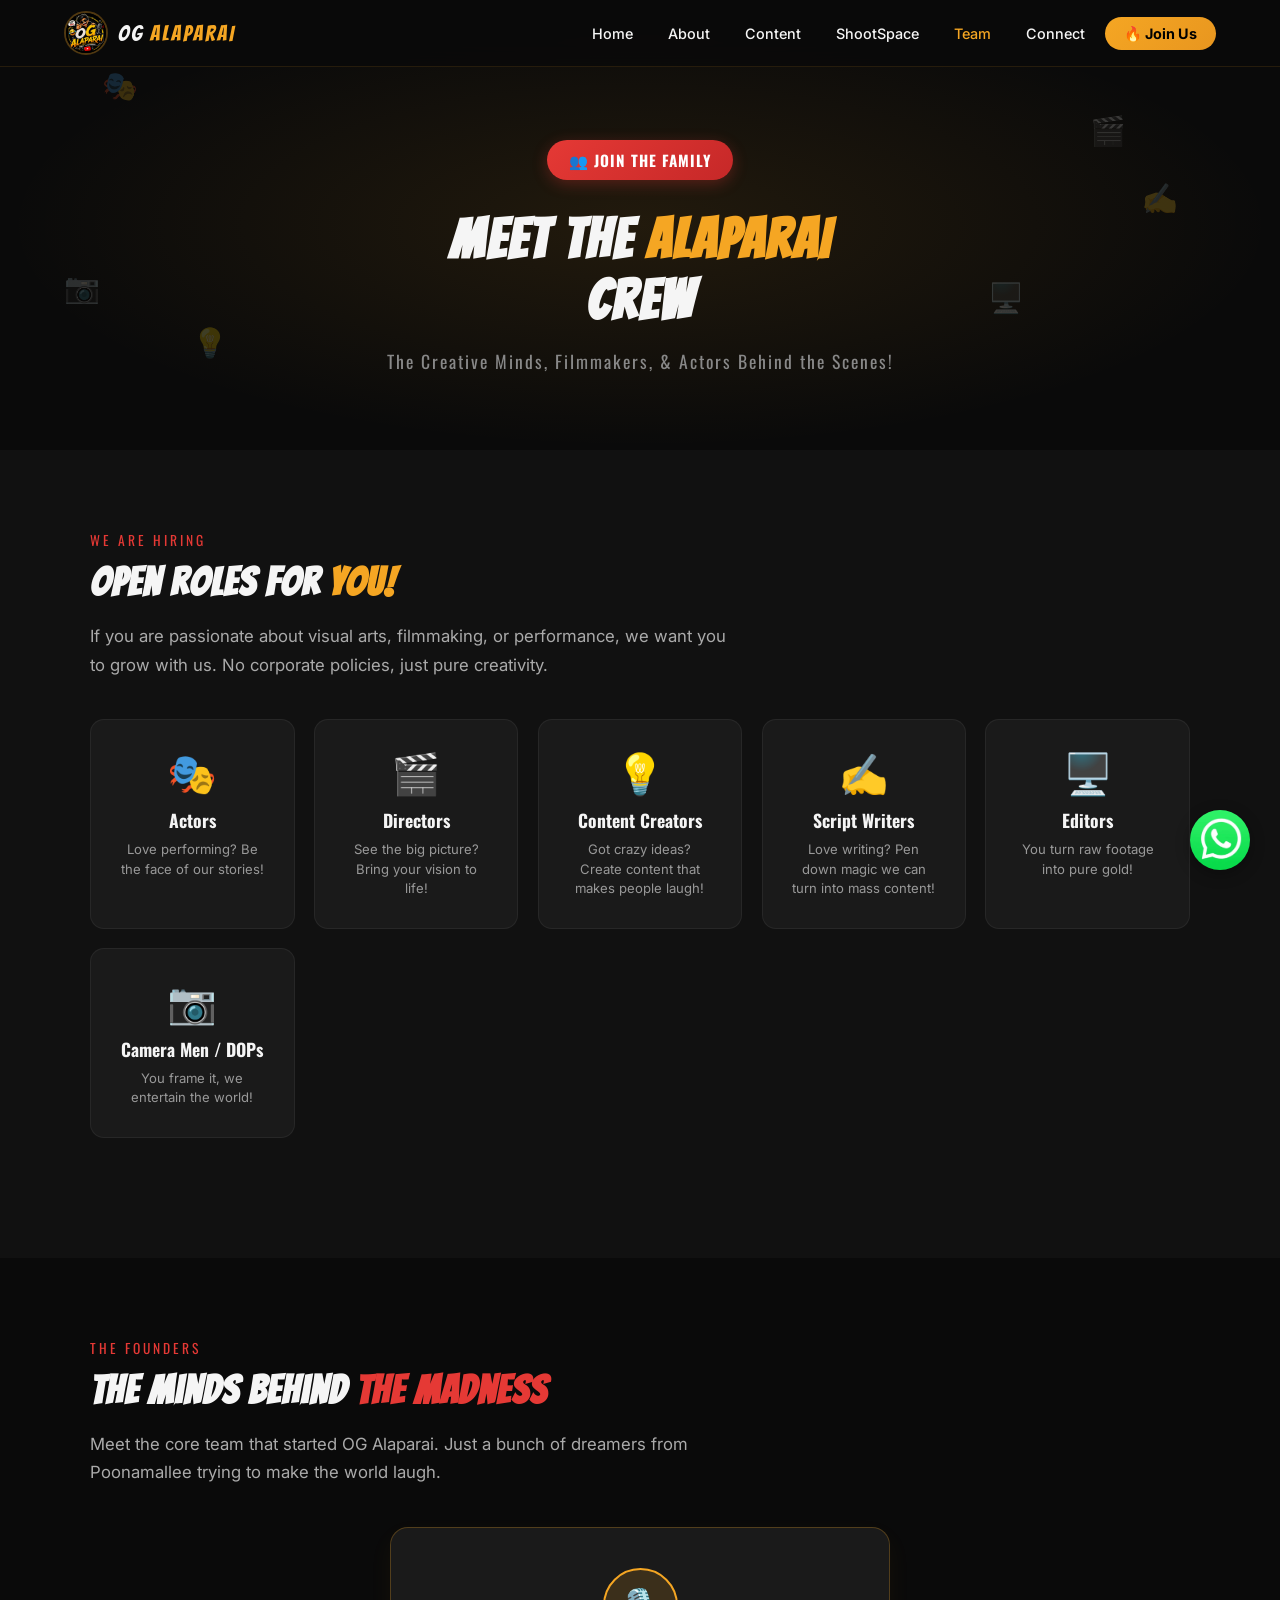
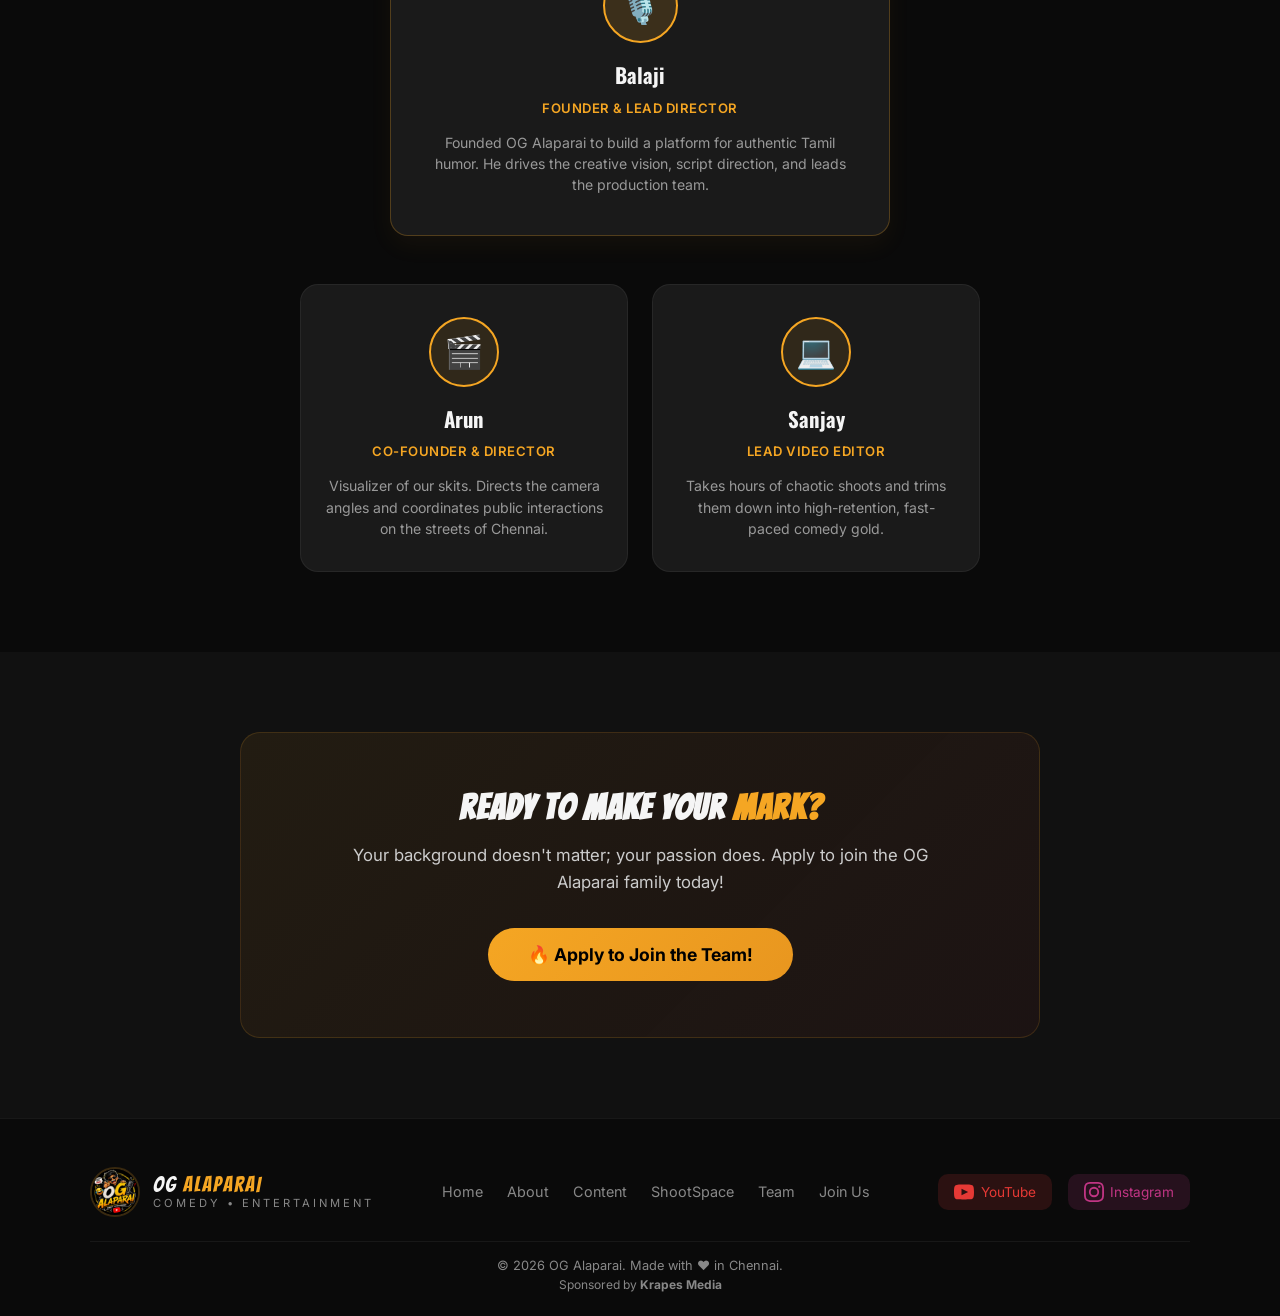
<file: team.html>
<!DOCTYPE html>
<html lang="en">
<head>
  <meta charset="UTF-8" />
  <meta name="viewport" content="width=device-width, initial-scale=1.0" />
  <title>Our Team – OG Alaparai</title>
  <meta name="description" content="Meet the crew behind OG Alaparai. Explore open roles for Actors, Directors, Editors, Script Writers, and join our Chennai comedy family!" />
  <link rel="icon" href="logo.png" type="image/png" />
  <link rel="preconnect" href="https://fonts.googleapis.com" />
  <link rel="preconnect" href="https://fonts.gstatic.com" crossorigin />
  <link href="https://fonts.googleapis.com/css2?family=Bangers&family=Oswald:wght@400;600;700&family=Inter:wght@300;400;600;700&display=swap" rel="stylesheet" />
  <link rel="stylesheet" href="style.css" />
</head>
<body class="team-page">

  <!-- ===== NAVBAR ===== -->
  <nav id="navbar">
    <div class="nav-container">
      <a href="index.html" class="nav-logo">
        <img src="logo.png" alt="OG Alaparai Logo" id="nav-logo-img" />
        <span class="nav-brand">OG <span class="gold">ALAPARAI</span></span>
      </a>
      <ul class="nav-links" id="nav-links">
        <li><a href="index.html" class="nav-link">Home</a></li>
        <li><a href="about.html" class="nav-link">About</a></li>
        <li><a href="content.html" class="nav-link">Content</a></li>
        <li><a href="shootspace.html" class="nav-link">ShootSpace</a></li>
        <li><a href="team.html" class="nav-link active">Team</a></li>
        <li><a href="connect.html" class="nav-link">Connect</a></li>
        <li><a href="#" class="nav-link nav-cta" data-open-join-modal>🔥 Join Us</a></li>
      </ul>
      <button class="hamburger" id="hamburger" aria-label="Open menu">
        <span></span><span></span><span></span>
      </button>
    </div>
  </nav>

  <!-- ===== TEAM HERO ===== -->
  <section class="team-hero">
    <div class="team-hero-overlay"></div>
    <div class="team-hero-content">
      <a href="#" class="hero-badge bounce" data-open-join-modal>👥 JOIN THE FAMILY</a>
      <h1 class="team-title">Meet the <span class="gold">ALAPARAI</span><br/>Crew</h1>
      <p class="team-subtitle">The Creative Minds, Filmmakers, & Actors Behind the Scenes!</p>
    </div>
    <div class="floating-emojis">
      <span class="fe fe1">🎭</span>
      <span class="fe fe2">🎬</span>
      <span class="fe fe3">💡</span>
      <span class="fe fe4">✍️</span>
      <span class="fe fe5">🖥️</span>
      <span class="fe fe6">📷</span>
    </div>
  </section>

  <!-- ===== ROLES SECTION ===== -->
  <section class="section team-roles-section">
    <div class="section-container">
      <div class="section-label">WE ARE HIRING</div>
      <h2 class="section-title">Open Roles For <span class="gold">You!</span></h2>
      <p class="section-desc">If you are passionate about visual arts, filmmaking, or performance, we want you to grow with us. No corporate policies, just pure creativity.</p>

      <div class="roles-grid">
        <div class="role-card" id="role-actors"><div class="role-emoji">🎭</div><h4>Actors</h4><p>Love performing? Be the face of our stories!</p></div>
        <div class="role-card" id="role-directors"><div class="role-emoji">🎬</div><h4>Directors</h4><p>See the big picture? Bring your vision to life!</p></div>
        <div class="role-card" id="role-creators"><div class="role-emoji">💡</div><h4>Content Creators</h4><p>Got crazy ideas? Create content that makes people laugh!</p></div>
        <div class="role-card" id="role-writers"><div class="role-emoji">✍️</div><h4>Script Writers</h4><p>Love writing? Pen down magic we can turn into mass content!</p></div>
        <div class="role-card" id="role-editors"><div class="role-emoji">🖥️</div><h4>Editors</h4><p>You turn raw footage into pure gold!</p></div>
        <div class="role-card" id="role-camera"><div class="role-emoji">📷</div><h4>Camera Men / DOPs</h4><p>You frame it, we entertain the world!</p></div>
      </div>
    </div>
  </section>

  <!-- ===== CREW BIOGRAPHIES ===== -->
  <section class="section core-team-section">
    <div class="section-container">
      <div class="section-label">THE FOUNDERS</div>
      <h2 class="section-title">The Minds Behind <span class="red">The Madness</span></h2>
      <p class="section-desc">Meet the core team that started OG Alaparai. Just a bunch of dreamers from Poonamallee trying to make the world laugh.</p>

      <!-- Founder Card Spotlight -->
      <div class="founder-card-wrap">
        <div class="crew-card glass">
          <div class="crew-avatar">🎙️</div>
          <h4>Balaji</h4>
          <span class="crew-role">Founder &amp; Lead Director</span>
          <p>Founded OG Alaparai to build a platform for authentic Tamil humor. He drives the creative vision, script direction, and leads the production team.</p>
        </div>
      </div>

      <!-- Core Crew -->
      <div class="crew-grid two-cols">
        <div class="crew-card glass">
          <div class="crew-avatar">🎬</div>
          <h4>Arun</h4>
          <span class="crew-role">Co-Founder &amp; Director</span>
          <p>Visualizer of our skits. Directs the camera angles and coordinates public interactions on the streets of Chennai.</p>
        </div>
        <div class="crew-card glass">
          <div class="crew-avatar">💻</div>
          <h4>Sanjay</h4>
          <span class="crew-role">Lead Video Editor</span>
          <p>Takes hours of chaotic shoots and trims them down into high-retention, fast-paced comedy gold.</p>
        </div>
      </div>
    </div>
  </section>

  <!-- ===== TEAM CTA ===== -->
  <section class="section team-cta-section">
    <div class="section-container">
      <div class="team-cta-card">
        <h3>Ready to Make Your <span class="gold">Mark?</span></h3>
        <p>Your background doesn't matter; your passion does. Apply to join the OG Alaparai family today!</p>
        <a href="#" class="btn btn-gold btn-large" id="team-cta-btn" data-open-join-modal>🔥 Apply to Join the Team!</a>
      </div>
    </div>
  </section>

  <!-- ===== FOOTER ===== -->
  <footer class="footer">
    <div class="footer-container">
      <div class="footer-top">
        <div class="footer-logo">
          <img src="logo.png" alt="OG Alaparai" class="footer-logo-img" />
          <div>
            <div class="footer-brand">OG <span class="gold">ALAPARAI</span></div>
            <div class="footer-tagline">COMEDY • ENTERTAINMENT</div>
          </div>
        </div>
        <div class="footer-links">
          <a href="index.html">Home</a>
          <a href="about.html">About</a>
          <a href="content.html">Content</a>
          <a href="shootspace.html">ShootSpace</a>
          <a href="team.html">Team</a>
          <a href="join.html">Join Us</a>
        </div>
        <div class="footer-social">
          <a href="https://www.youtube.com/@OG_Alaparai" target="_blank" rel="noopener" class="social-btn yt" id="footer-yt-team">
            <svg viewBox="0 0 24 24" fill="currentColor" width="20" height="20"><path d="M19.615 3.184c-3.604-.246-11.631-.245-15.23 0-3.897.266-4.356 2.62-4.385 8.816.029 6.185.484 8.549 4.385 8.816 3.6.245 11.626.246 15.23 0 3.897-.266 4.356-2.62 4.385-8.816-.029-6.185-.484-8.549-4.385-8.816zm-10.615 12.816v-8l8 3.993-8 4.007z"/></svg>
            YouTube
          </a>
          <a href="https://www.instagram.com/ogalaparai?igsh=MXBjYnR4ajNsdXlrcw==" target="_blank" rel="noopener" class="social-btn ig" id="footer-ig-team">
            <svg viewBox="0 0 24 24" fill="currentColor" width="20" height="20"><path d="M12 2.163c3.204 0 3.584.012 4.85.07 3.252.148 4.771 1.691 4.919 4.919.058 1.265.069 1.645.069 4.849 0 3.205-.012 3.584-.069 4.849-.149 3.225-1.664 4.771-4.919 4.919-1.266.058-1.644.07-4.85.07-3.204 0-3.584-.012-4.849-.07-3.26-.149-4.771-1.699-4.919-4.92-.058-1.265-.07-1.644-.07-4.849 0-3.204.013-3.583.07-4.849.149-3.227 1.664-4.771 4.919-4.919 1.266-.057 1.645-.069 4.849-.069zM12 0C8.741 0 8.333.014 7.053.072 2.695.272.273 2.69.073 7.052.014 8.333 0 8.741 0 12c0 3.259.014 3.668.072 4.948.2 4.358 2.618 6.78 6.98 6.98C8.333 23.986 8.741 24 12 24c3.259 0 3.668-.014 4.948-.072 4.354-.2 6.782-2.618 6.979-6.98.059-1.28.073-1.689.073-4.948 0-3.259-.014-3.667-.072-4.947-.196-4.354-2.617-6.78-6.979-6.98C15.668.014 15.259 0 12 0zm0 5.838a6.162 6.162 0 100 12.324 6.162 6.162 0 000-12.324zM12 16a4 4 0 110-8 4 4 0 010 8zm6.406-11.845a1.44 1.44 0 100 2.881 1.44 1.44 0 000-2.881z"/></svg>
            Instagram
          </a>
        </div>
      </div>
      <div class="footer-bottom">
        <p>© 2026 OG Alaparai. Made with ❤️ in Chennai.</p>
        <p class="footer-sponsor">Sponsored by <strong>Krapes Media</strong></p>
      </div>
    </div>
  </footer>

  <!-- ===== APPLICATION FORM MODAL ===== -->
  <div class="app-modal-overlay" id="app-modal-overlay">
    <div class="app-modal" id="app-modal" role="dialog" aria-modal="true" aria-labelledby="app-modal-title">
      <button class="app-modal-close" aria-label="Close modal">&#10005;</button>
      <div id="app-modal-form-section">
        <div class="app-modal-header">
          <div class="modal-badge">🎭 APPLY NOW</div>
          <h2 id="app-modal-title">Join The <span class="gold">ALAPARAI</span> Team!</h2>
          <p>Fill in your details below — we'll get back to you ASAP!</p>
        </div>
        <div class="email-notice">
          <div class="email-notice-icon">📧</div>
          <div><strong>Send your application to:</strong> <a href="mailto:contact@ogalaparai.com">contact@ogalaparai.com</a></div>
        </div>
        <form id="app-modal-form" novalidate>
          <div class="form-row">
            <div class="form-group"><label for="am-name">Full Name *</label><input type="text" id="am-name" name="am-fullName" placeholder="Your full name" required autocomplete="name" /></div>
            <div class="form-group"><label for="am-age">Age *</label><input type="number" id="am-age" name="am-age" placeholder="Your age" min="15" max="60" required /></div>
          </div>
          <div class="form-row">
            <div class="form-group"><label for="am-phone">Phone Number *</label><input type="tel" id="am-phone" name="am-phone" placeholder="+91 XXXXX XXXXX" required autocomplete="tel" /></div>
            <div class="form-group"><label for="am-email">Your Email *</label><input type="email" id="am-email" name="am-email" placeholder="your@email.com" required autocomplete="email" /></div>
          </div>
          <div class="form-group"><label for="am-location">Location (City / Area) *</label><input type="text" id="am-location" name="am-location" placeholder="e.g. Poonamallee, Chennai" required /></div>
          <div class="form-group">
            <label for="am-role">Role You're Applying For *</label>
            <select id="am-role" name="am-role" required>
              <option value="" disabled selected>Select your role...</option>
              <option value="actor">🎭 Actor</option>
              <option value="director">🎬 Director</option>
              <option value="content-creator">💡 Content Creator</option>
              <option value="script-writer">✍️ Script Writer</option>
              <option value="editor">🖥️ Video Editor</option>
              <option value="camera-dop">📷 Camera Man / DOP</option>
              <option value="multiple">🌟 Multiple Roles</option>
            </select>
          </div>
          <div class="form-group"><label for="am-experience">Experience / Skills</label><textarea id="am-experience" name="am-experience" rows="3" placeholder="Tell us about your experience, skills, or why you want to join!"></textarea></div>
          <div class="form-group"><label for="am-social">Social Media / Portfolio Links</label><input type="url" id="am-social" name="am-socialLinks" placeholder="YouTube / Instagram / Portfolio link" /></div>
          <div class="form-group"><label for="am-whyjoin">Why Do You Want to Join OG Alaparai? *</label><textarea id="am-whyjoin" name="am-whyJoin" rows="3" placeholder="Tell us what drives you and why this is YOUR playground!" required></textarea></div>
          <div class="resume-section">
            <div class="resume-icon">📄</div>
            <div><strong>Attach Your Resume</strong><p>Email your resume to: <a href="mailto:contact@ogalaparai.com?subject=OG Alaparai Application">contact@ogalaparai.com</a></p><p class="resume-hint">Subject: "OG Alaparai – [Your Name] – [Role]"</p></div>
          </div>
          <button type="submit" class="btn btn-gold btn-large btn-submit-modal" id="app-modal-submit-btn">🔥 Submit My Application</button>
        </form>
      </div>
      <div class="app-modal-success" id="app-modal-success">
        <div class="success-icon">🎉</div>
        <h3>Application Submitted!</h3>
        <p>Thank you! Your response has been received. We'll reach out to you soon. 🔥</p>
        <button class="btn btn-gold" id="app-modal-success-close">Awesome, Close!</button>
      </div>
    </div>
  </div>

  <script src="script.js"></script>
</body>
</html>
</file>
<file: style.css>
/* ===== RESET ===== */
*,
*::before,
*::after {
  margin: 0;
  padding: 0;
  box-sizing: border-box
}

:root {
  --black: #0a0a0a;
  --dark: #111;
  --card: #1a1a1a;
  --gold: #f5a623;
  --gold-light: #ffd700;
  --red: #e53935;
  --white: #f5f5f5;
  --gray: #888;
  --font-display: 'Bangers', cursive;
  --font-heading: 'Oswald', sans-serif;
  --font-body: 'Inter', sans-serif
}

html {
  scroll-behavior: smooth
}

body {
  font-family: var(--font-body);
  background: var(--black);
  color: var(--white);
  overflow-x: hidden
}

a {
  text-decoration: none;
  color: inherit
}

.gold {
  color: var(--gold)
}

.red {
  color: var(--red)
}

/* ===== NAV ===== */
#navbar {
  position: fixed;
  top: 0;
  left: 0;
  width: 100%;
  z-index: 1000;
  background: rgba(10, 10, 10, .85);
  backdrop-filter: blur(14px);
  border-bottom: 1px solid rgba(245, 166, 35, .12);
  transition: .3s
}

.nav-container {
  max-width: 1200px;
  margin: 0 auto;
  padding: .7rem 1.5rem;
  display: flex;
  align-items: center;
  justify-content: space-between
}

.nav-logo {
  display: flex;
  align-items: center;
  gap: .6rem
}

#nav-logo-img {
  width: 44px;
  height: 44px;
  border-radius: 50%;
  object-fit: cover;
  border: 2px solid rgba(245, 166, 35, .3)
}

.nav-brand {
  font-family: var(--font-display);
  font-size: 1.4rem;
  letter-spacing: 2px
}

.nav-links {
  display: flex;
  list-style: none;
  gap: .2rem;
  align-items: center
}

.nav-link {
  padding: .5rem 1rem;
  border-radius: 8px;
  font-weight: 500;
  font-size: .9rem;
  transition: .25s
}

.nav-link:hover,
.nav-link.active {
  color: var(--gold)
}

.nav-cta {
  background: linear-gradient(135deg, var(--gold), #e8961f);
  color: #000 !important;
  font-weight: 700;
  border-radius: 20px;
  padding: .5rem 1.2rem !important
}

.nav-cta:hover {
  transform: scale(1.05);
  box-shadow: 0 0 20px rgba(245, 166, 35, .4)
}

.hamburger {
  display: none;
  flex-direction: column;
  gap: 5px;
  background: none;
  border: none;
  cursor: pointer;
  padding: 5px
}

.hamburger span {
  width: 26px;
  height: 3px;
  background: var(--white);
  border-radius: 3px;
  transition: .3s
}

/* ===== HERO ===== */
.hero {
  position: relative;
  min-height: 100vh;
  display: flex;
  align-items: center;
  justify-content: center;
  padding: 6rem 2rem 5rem;
  background: var(--black);
  overflow: hidden
}

.hero-bg-overlay {
  position: absolute;
  inset: 0;
  background: radial-gradient(ellipse at 25% 35%, rgba(245, 166, 35, .1) 0%, transparent 55%), radial-gradient(ellipse at 75% 65%, rgba(229, 57, 53, .07) 0%, transparent 45%), radial-gradient(ellipse at 50% 80%, rgba(245, 166, 35, .05) 0%, transparent 40%)
}

.hero-ring {
  position: absolute;
  border-radius: 50%;
  border: 2px solid rgba(245, 166, 35, .06);
  pointer-events: none
}

.ring1 {
  width: 600px;
  height: 600px;
  top: 50%;
  left: 50%;
  transform: translate(-50%, -50%);
  animation: spinSlow 30s linear infinite
}

.ring2 {
  width: 800px;
  height: 800px;
  top: 50%;
  left: 50%;
  transform: translate(-50%, -50%);
  border-color: rgba(229, 57, 53, .04);
  animation: spinSlow 45s linear infinite reverse
}

@keyframes spinSlow {
  to {
    transform: translate(-50%, -50%) rotate(360deg)
  }
}

.hero-content {
  position: relative;
  z-index: 2;
  text-align: center;
  max-width: 750px
}

.hero-badge {
  display: inline-block;
  background: linear-gradient(135deg, var(--red), #c62828);
  color: #fff;
  padding: .55rem 1.4rem;
  border-radius: 24px;
  font-family: var(--font-heading);
  font-weight: 700;
  font-size: .95rem;
  letter-spacing: 1px;
  margin-bottom: 1.8rem;
  box-shadow: 0 4px 15px rgba(229, 57, 53, .3)
}

a.hero-badge {
  cursor: pointer;
  transition: filter 0.2s, box-shadow 0.2s;
}

a.hero-badge:hover {
  filter: brightness(1.15);
  box-shadow: 0 6px 20px rgba(229, 57, 53, 0.55);
}

.bounce {
  animation: bounce 2s infinite
}

@keyframes bounce {

  0%,
  100% {
    transform: translateY(0)
  }

  50% {
    transform: translateY(-8px)
  }
}

.hero-logo-wrap {
  margin: 0 auto 1rem;
  position: relative
}

.hero-logo {
  max-width: 420px;
  width: 100%;
  filter: drop-shadow(0 0 40px rgba(245, 166, 35, .25));
  animation: logoFloat 4s ease-in-out infinite;
  -webkit-mask-image: radial-gradient(ellipse 75% 75% at center, #000 40%, transparent 72%);
  mask-image: radial-gradient(ellipse 75% 75% at center, #000 40%, transparent 72%)
}

@keyframes logoFloat {

  0%,
  100% {
    transform: translateY(0)
  }

  50% {
    transform: translateY(-10px)
  }
}

.hero-tagline {
  font-family: var(--font-heading);
  font-size: 1.3rem;
  letter-spacing: 6px;
  color: var(--gold);
  margin-bottom: 1.2rem;
  text-transform: uppercase
}

.tagline-dot {
  margin: 0 .6rem;
  opacity: .5
}

.hero-sub {
  font-size: 1.05rem;
  color: #bbb;
  line-height: 1.7;
  margin-bottom: 1.5rem
}

.hero-tags {
  display: flex;
  flex-wrap: wrap;
  justify-content: center;
  gap: .5rem;
  margin-bottom: 2rem
}

.tag {
  background: rgba(245, 166, 35, .08);
  border: 1px solid rgba(245, 166, 35, .2);
  padding: .35rem .9rem;
  border-radius: 20px;
  font-size: .82rem;
  color: var(--gold);
  transition: .25s
}

.tag:hover {
  background: rgba(245, 166, 35, .15);
  transform: translateY(-2px)
}

.hero-btns {
  display: flex;
  gap: 1rem;
  justify-content: center;
  flex-wrap: wrap
}

.btn {
  display: inline-flex;
  align-items: center;
  gap: .5rem;
  padding: .75rem 1.8rem;
  border-radius: 30px;
  font-weight: 700;
  font-size: .93rem;
  border: none;
  cursor: pointer;
  transition: .3s
}

.btn-yt {
  background: #e53935;
  color: #fff
}

.btn-yt:hover {
  background: #c62828;
  transform: translateY(-3px);
  box-shadow: 0 8px 25px rgba(229, 57, 53, .4)
}

.btn-ig {
  background: linear-gradient(135deg, #833ab4, #fd1d1d, #fcb045);
  color: #fff
}

.btn-ig:hover {
  transform: translateY(-3px);
  box-shadow: 0 8px 25px rgba(131, 58, 180, .4)
}

.btn-gold {
  background: linear-gradient(135deg, var(--gold), #e8961f);
  color: #000
}

.btn-gold:hover {
  transform: translateY(-3px);
  box-shadow: 0 8px 25px rgba(245, 166, 35, .4)
}

.btn-large {
  padding: 1rem 2.5rem;
  font-size: 1.1rem
}

.btn-full {
  width: 100%;
  justify-content: center
}

/* Hero QR */
.hero-qr {
  position: absolute;
  right: 3rem;
  bottom: 3rem;
  z-index: 3;
  text-align: center;
  animation: fadeInUp 1s .5s both
}

.qr-img {
  width: 110px;
  height: 110px;
  border-radius: 12px;
  border: 3px solid rgba(245, 166, 35, .3);
  transition: .3s;
  background: #fff;
  padding: 4px
}

.qr-img:hover {
  transform: scale(1.1);
  box-shadow: 0 0 25px rgba(245, 166, 35, .3)
}

.qr-label {
  display: block;
  font-size: .7rem;
  color: var(--gray);
  margin-top: .4rem;
  letter-spacing: 1px;
  font-family: var(--font-heading)
}

@keyframes fadeInUp {
  from {
    opacity: 0;
    transform: translateY(20px)
  }

  to {
    opacity: 1;
    transform: translateY(0)
  }
}

.hero-scroll-hint {
  position: absolute;
  bottom: 1.5rem;
  left: 50%;
  transform: translateX(-50%);
  text-align: center;
  color: var(--gray);
  font-size: .75rem;
  z-index: 3
}

.scroll-arrow {
  width: 20px;
  height: 20px;
  border-right: 2px solid var(--gray);
  border-bottom: 2px solid var(--gray);
  transform: rotate(45deg);
  margin: .5rem auto 0;
  animation: scrollBounce 1.5s infinite
}

@keyframes scrollBounce {

  0%,
  100% {
    transform: rotate(45deg) translateY(0)
  }

  50% {
    transform: rotate(45deg) translateY(6px)
  }
}

/* ===== MARQUEE ===== */
.marquee-strip {
  background: linear-gradient(90deg, var(--gold), #e8961f, var(--red), #e8961f, var(--gold));
  padding: .6rem 0;
  overflow: hidden;
  white-space: nowrap
}

.marquee-track {
  display: flex;
  animation: marquee 20s linear infinite
}

.marquee-track span {
  font-family: var(--font-heading);
  font-size: .85rem;
  font-weight: 700;
  color: #000;
  letter-spacing: 2px;
  flex-shrink: 0
}

@keyframes marquee {
  to {
    transform: translateX(-50%)
  }
}

/* ===== STATS BAR ===== */
.stats-bar {
  background: var(--dark);
  border-bottom: 1px solid rgba(255, 255, 255, .05);
  padding: 2.5rem 2rem
}

.stats-container {
  max-width: 900px;
  margin: 0 auto;
  display: grid;
  grid-template-columns: repeat(4, 1fr);
  gap: 1rem;
  text-align: center
}

.stat-item {
  padding: 1rem
}

.stat-num {
  font-family: var(--font-display);
  font-size: 2.8rem;
  color: var(--gold)
}

.stat-suffix {
  font-family: var(--font-display);
  font-size: 1.8rem;
  color: var(--gold)
}

.stat-label {
  display: block;
  font-size: .75rem;
  color: var(--gray);
  margin-top: .3rem;
  letter-spacing: 1px;
  text-transform: uppercase
}

/* ===== SECTIONS ===== */
.section {
  padding: 5rem 2rem
}

.section-container {
  max-width: 1100px;
  margin: 0 auto
}

.section-label {
  font-family: var(--font-heading);
  color: var(--red);
  font-size: .85rem;
  letter-spacing: 3px;
  margin-bottom: .5rem;
  text-transform: uppercase
}

.section-title {
  font-family: var(--font-display);
  font-size: 2.5rem;
  letter-spacing: 1px;
  margin-bottom: 1rem;
  line-height: 1.2
}

.section-desc {
  color: #aaa;
  font-size: 1.05rem;
  max-width: 650px;
  line-height: 1.7;
  margin-bottom: 2.5rem
}

/* ABOUT */
.about-section {
  background: var(--dark)
}

.about-grid {
  display: grid;
  grid-template-columns: repeat(auto-fit, minmax(240px, 1fr));
  gap: 1.5rem
}

.about-card {
  position: relative;
  background: rgba(26, 26, 26, .6);
  border: 1px solid rgba(255, 255, 255, .06);
  border-radius: 18px;
  padding: 2rem;
  overflow: hidden;
  transition: .4s
}

.about-card:hover {
  transform: translateY(-8px);
  border-color: var(--gold)
}

.about-card.glass {
  backdrop-filter: blur(10px)
}

.about-card-icon {
  font-size: 2.5rem;
  margin-bottom: 1rem
}

.about-card h3 {
  font-family: var(--font-heading);
  font-size: 1.2rem;
  margin-bottom: .5rem
}

.about-card p {
  color: #999;
  font-size: .9rem;
  line-height: 1.6
}

.card-glow {
  position: absolute;
  width: 120px;
  height: 120px;
  border-radius: 50%;
  filter: blur(60px);
  opacity: 0;
  transition: .5s;
  pointer-events: none;
  bottom: -30px;
  right: -30px
}

.glow-gold {
  background: var(--gold)
}

.glow-red {
  background: var(--red)
}

.about-card:hover .card-glow {
  opacity: .15
}

/* CONTENT */
.content-section {
  background: var(--black)
}

.content-posts-list {
  display: flex;
  flex-direction: column;
  gap: 5rem;
  margin-top: 3rem;
}

.content-post {
  display: flex;
  align-items: center;
  gap: 3.5rem;
  background: var(--card);
  border: 1px solid rgba(255, 255, 255, 0.05);
  border-radius: 24px;
  padding: 2.5rem;
  transition: all 0.4s ease;
  box-shadow: 0 4px 30px rgba(0, 0, 0, 0.2);
}

.content-post:hover {
  border-color: rgba(245, 166, 35, 0.2);
  transform: translateY(-5px);
  box-shadow: 0 10px 40px rgba(245, 166, 35, 0.05);
}

.post-image-container {
  flex: 1.1;
  max-width: 480px;
  aspect-ratio: 16 / 10;
  overflow: hidden;
  border-radius: 18px;
  box-shadow: 0 8px 24px rgba(0, 0, 0, 0.4);
}

.post-image {
  width: 100%;
  height: 100%;
  object-fit: cover;
  transition: transform 0.5s ease;
}

.content-post:hover .post-image {
  transform: scale(1.04);
}

.post-details {
  flex: 1.2;
  display: flex;
  flex-direction: column;
}

.post-badge {
  font-family: var(--font-heading);
  color: var(--gold);
  font-size: 0.85rem;
  letter-spacing: 1.5px;
  font-weight: 600;
  margin-bottom: 0.6rem;
  text-transform: uppercase;
}

.post-title {
  font-family: var(--font-heading);
  font-size: 2.2rem;
  font-weight: 700;
  color: var(--white);
  margin-bottom: 1rem;
  letter-spacing: 0.5px;
  line-height: 1.2;
}

.post-desc {
  color: #ccc;
  font-size: 1.05rem;
  line-height: 1.6;
  margin-bottom: 1.5rem;
  font-weight: 300;
}

.post-list {
  list-style: none;
  padding-left: 0;
  margin-bottom: 0;
}

.post-list li {
  position: relative;
  padding-left: 1.5rem;
  margin-bottom: 0.6rem;
  color: #aaa;
  font-size: 0.95rem;
  line-height: 1.5;
}

.post-list li::before {
  content: "•";
  position: absolute;
  left: 0;
  top: 0;
  color: var(--gold);
  font-size: 1.2rem;
  line-height: 1;
}

.post-list li:last-child {
  margin-bottom: 0;
}

/* Alternating rows for desktop screens */
@media (min-width: 992px) {
  .content-post:nth-child(even) {
    flex-direction: row-reverse;
  }
}

/* Responsive grid/stack for tablets & mobile */
@media (max-width: 991px) {
  .content-posts-list {
    gap: 3.5rem;
  }
  
  .content-post {
    flex-direction: column;
    gap: 2rem;
    padding: 1.8rem;
    align-items: stretch;
  }
  
  .post-image-container {
    max-width: 100%;
    aspect-ratio: 16 / 9;
  }
  
  .post-title {
    font-size: 1.8rem;
  }
  
  .post-desc {
    font-size: 0.95rem;
  }
}

/* TEAM */
.team-section {
  background: var(--dark)
}

.roles-grid {
  display: grid;
  grid-template-columns: repeat(auto-fit, minmax(200px, 1fr));
  gap: 1.2rem;
  margin-bottom: 2.5rem
}

.role-card {
  background: var(--card);
  border: 1px solid rgba(255, 255, 255, .06);
  border-radius: 14px;
  padding: 1.8rem;
  text-align: center;
  transition: .35s
}

.role-card:hover {
  border-color: var(--gold);
  transform: translateY(-6px);
  box-shadow: 0 10px 30px rgba(245, 166, 35, .1)
}

.role-card.highlight {
  border-color: rgba(245, 166, 35, .2)
}

.role-emoji {
  font-size: 2.5rem;
  margin-bottom: .6rem
}

.role-card h4 {
  font-family: var(--font-heading);
  font-size: 1.1rem;
  margin-bottom: .4rem
}

.role-card p {
  color: #999;
  font-size: .82rem;
  line-height: 1.5
}

.join-cta-wrap {
  text-align: center;
  padding: 2.5rem;
  background: linear-gradient(135deg, rgba(245, 166, 35, .08), rgba(229, 57, 53, .05));
  border-radius: 20px;
  border: 1px solid rgba(245, 166, 35, .15)
}

.cta-text {
  font-family: var(--font-heading);
  font-size: 1.2rem;
  color: var(--gold);
  margin-bottom: 1.2rem;
  letter-spacing: 1.5px
}

/* ===== CONNECT ===== */
.connect-section {
  background: var(--black)
}

.connect-grid {
  display: grid;
  grid-template-columns: repeat(2, 1fr);
  gap: 1.2rem;
  align-items: stretch;
  max-width: 480px;
  margin: 0 auto
}

.connect-card {
  background: var(--card);
  border: 1px solid rgba(255, 255, 255, .06);
  border-radius: 14px;
  padding: 1.2rem 1rem;
  text-align: center;
  transition: .4s;
  display: flex;
  flex-direction: column;
  align-items: center;
  justify-content: center;
  gap: .4rem
}

.connect-card:hover {
  transform: translateY(-4px)
}

.connect-icon svg {
  width: 36px !important;
  height: 36px !important;
}

.qr-card {
  border-color: rgba(245, 166, 35, .2)
}

.qr-card:hover {
  box-shadow: 0 12px 35px rgba(245, 166, 35, .12)
}

.connect-qr {
  width: 180px;
  height: 180px;
  border-radius: 12px;
  border: 3px solid rgba(245, 166, 35, .25);
  background: #fff;
  padding: 8px;
  margin-bottom: .5rem
}

.connect-card h4 {
  font-family: var(--font-heading);
  font-size: 1.1rem
}

.connect-card p {
  color: #999;
  font-size: .8rem;
  line-height: 1.4
}

.yt-card {
  border-color: rgba(229, 57, 53, .2)
}

.yt-card:hover {
  border-color: #e53935;
  box-shadow: 0 12px 35px rgba(229, 57, 53, .12)
}

.yt-card .connect-icon {
  color: #e53935
}

.ig-card {
  border-color: rgba(193, 53, 132, .2)
}

.ig-card:hover {
  border-color: #c13584;
  box-shadow: 0 12px 35px rgba(193, 53, 132, .12)
}

.ig-card .connect-icon {
  color: #c13584
}

.connect-action {
  font-family: var(--font-heading);
  font-size: .8rem;
  color: var(--gold);
  letter-spacing: 1px;
  margin-top: auto
}

/* LOCATION */
.location-section {
  background: var(--dark)
}

.location-card {
  display: grid;
  grid-template-columns: 1fr 1fr;
  gap: 3rem;
  align-items: center
}

.location-address {
  font-size: 1.1rem;
  margin-bottom: 1.5rem;
  line-height: 1.6
}

.contact-row {
  display: flex;
  gap: 1rem;
  flex-wrap: wrap
}

.contact-btn {
  background: var(--card);
  border: 1px solid rgba(255, 255, 255, .1);
  padding: .6rem 1.2rem;
  border-radius: 10px;
  font-size: .9rem;
  transition: .25s
}

.contact-btn:hover {
  border-color: var(--gold);
  color: var(--gold)
}

.map-mock {
  background: var(--card);
  border: 1px solid rgba(255, 255, 255, .08);
  border-radius: 16px;
  padding: 3rem;
  text-align: center
}

.map-pin {
  font-size: 3rem;
  margin-bottom: .5rem;
  animation: bounce 2s infinite
}

.map-mock p {
  font-family: var(--font-heading);
  font-size: 1.2rem;
  color: var(--gold)
}

.map-mock small {
  color: var(--gray)
}

/* ===== FOOTER ===== */
.footer {
  background: var(--black);
  border-top: 1px solid rgba(255, 255, 255, .06);
  padding: 3rem 2rem 1.5rem
}

.footer-container {
  max-width: 1100px;
  margin: 0 auto
}

.footer-top {
  display: flex;
  align-items: center;
  justify-content: space-between;
  flex-wrap: wrap;
  gap: 1.5rem;
  margin-bottom: 1.5rem
}

.footer-logo {
  display: flex;
  align-items: center;
  gap: .8rem
}

.footer-logo-img {
  width: 50px;
  height: 50px;
  border-radius: 50%;
  object-fit: cover;
  border: 2px solid rgba(245, 166, 35, .2)
}

.footer-brand {
  font-family: var(--font-display);
  font-size: 1.3rem;
  letter-spacing: 2px
}

.footer-tagline {
  font-size: .7rem;
  color: var(--gray);
  letter-spacing: 3px
}

.footer-links {
  display: flex;
  gap: 1.5rem;
  flex-wrap: wrap
}

.footer-links a {
  color: var(--gray);
  font-size: .9rem;
  transition: .25s
}

.footer-links a:hover {
  color: var(--gold)
}

.footer-social {
  display: flex;
  gap: 1rem
}

.social-btn {
  display: inline-flex;
  align-items: center;
  gap: .4rem;
  padding: .5rem 1rem;
  border-radius: 10px;
  font-size: .85rem;
  transition: .25s
}

.social-btn.yt {
  background: rgba(229, 57, 53, .15);
  color: #e53935
}

.social-btn.yt:hover {
  background: #e53935;
  color: #fff
}

.social-btn.ig {
  background: rgba(193, 53, 132, .15);
  color: #c13584
}

.social-btn.ig:hover {
  background: #c13584;
  color: #fff
}

.footer-bottom {
  border-top: 1px solid rgba(255, 255, 255, .06);
  padding-top: 1rem;
  color: var(--gray);
  font-size: .8rem;
  text-align: center
}

.footer-sponsor {
  margin-top: .3rem;
  font-size: .75rem
}

/* ===== JOIN PAGE ===== */
.join-hero {
  position: relative;
  min-height: 50vh;
  display: flex;
  align-items: center;
  justify-content: center;
  padding: 7rem 2rem 3rem;
  background: var(--black);
  overflow: hidden;
  text-align: center
}

.join-hero-overlay {
  position: absolute;
  inset: 0;
  background: radial-gradient(ellipse at center, rgba(245, 166, 35, .1), transparent 70%)
}

.join-hero-content {
  position: relative;
  z-index: 2
}

.join-title {
  font-family: var(--font-display);
  font-size: 3.5rem;
  letter-spacing: 2px;
  line-height: 1.1;
  margin-bottom: 1rem
}

.join-subtitle {
  font-family: var(--font-heading);
  color: var(--gray);
  font-size: 1.1rem;
  letter-spacing: 2px
}

.floating-emojis {
  position: absolute;
  inset: 0;
  pointer-events: none;
  overflow: hidden
}

.fe {
  position: absolute;
  font-size: 1.8rem;
  opacity: .2;
  animation: floatEmoji 6s infinite ease-in-out
}

.fe1 {
  top: 15%;
  left: 8%;
  animation-delay: 0s
}

.fe2 {
  top: 25%;
  right: 12%;
  animation-delay: 1s
}

.fe3 {
  bottom: 20%;
  left: 15%;
  animation-delay: 2s
}

.fe4 {
  top: 40%;
  right: 8%;
  animation-delay: 3s
}

.fe5 {
  bottom: 30%;
  right: 20%;
  animation-delay: 4s
}

.fe6 {
  top: 60%;
  left: 5%;
  animation-delay: 5s
}

@keyframes floatEmoji {

  0%,
  100% {
    transform: translateY(0) rotate(0deg)
  }

  50% {
    transform: translateY(-20px) rotate(10deg)
  }
}

/* PERKS */
.perks-section {
  background: var(--dark)
}

.perks-grid {
  display: grid;
  grid-template-columns: 1fr auto 1fr;
  gap: 2rem;
  align-items: center
}

.perks-card {
  background: var(--card);
  border-radius: 16px;
  padding: 2rem;
  border: 1px solid rgba(255, 255, 255, .06)
}

.perks-card h3 {
  font-family: var(--font-heading);
  margin-bottom: 1rem;
  font-size: 1.2rem
}

.perks-card ul {
  list-style: none
}

.perks-card li {
  padding: .4rem 0;
  font-size: .9rem;
  color: #ccc
}

.get-card {
  border-color: rgba(76, 175, 80, .2)
}

.need-card {
  border-color: rgba(245, 166, 35, .2)
}

.perks-center {
  text-align: center
}

.perks-fire {
  font-size: 3rem;
  margin-bottom: 1rem;
  animation: bounce 2s infinite
}

.perks-slogan {
  font-family: var(--font-heading);
  color: var(--gold);
  font-size: 1.1rem;
  line-height: 1.6;
  letter-spacing: 1px
}

/* FORM */
.form-section {
  background: var(--black)
}

.form-wrapper {
  display: grid;
  grid-template-columns: 2fr 1fr;
  gap: 2rem;
  align-items: start
}

.form-card {
  background: var(--card);
  border-radius: 20px;
  padding: 2.5rem;
  border: 1px solid rgba(245, 166, 35, .1)
}

.email-notice {
  display: flex;
  align-items: center;
  gap: 1rem;
  background: rgba(245, 166, 35, .08);
  border: 1px solid rgba(245, 166, 35, .2);
  border-radius: 12px;
  padding: 1rem 1.5rem;
  margin-bottom: 2rem
}

.email-notice-icon {
  font-size: 2rem
}

.email-link {
  color: var(--gold);
  font-size: 1.1rem;
  font-weight: 700;
  display: block;
  margin-top: .2rem
}

.form-row {
  display: grid;
  grid-template-columns: 1fr 1fr;
  gap: 1rem
}

.form-group {
  margin-bottom: 1.2rem
}

.form-group label {
  display: block;
  font-size: .85rem;
  color: #aaa;
  margin-bottom: .4rem;
  font-weight: 500
}

.form-group input,
.form-group select,
.form-group textarea {
  width: 100%;
  padding: .75rem 1rem;
  background: rgba(255, 255, 255, .05);
  border: 1px solid rgba(255, 255, 255, .1);
  border-radius: 10px;
  color: var(--white);
  font-family: var(--font-body);
  font-size: .9rem;
  transition: .25s;
  outline: none
}

.form-group input:focus,
.form-group select:focus,
.form-group textarea:focus {
  border-color: var(--gold);
  box-shadow: 0 0 0 3px rgba(245, 166, 35, .1)
}

.form-group select {
  cursor: pointer;
  appearance: none;
  background-image: url("data:image/svg+xml,%3Csvg xmlns='http://www.w3.org/2000/svg' width='12' height='12' viewBox='0 0 12 12'%3E%3Cpath fill='%23888' d='M6 8L1 3h10z'/%3E%3C/svg%3E");
  background-repeat: no-repeat;
  background-position: right 1rem center
}

.form-group select option {
  background: var(--card);
  color: var(--white)
}

.form-group textarea {
  resize: vertical;
  min-height: 80px
}

/* Validation Error Styles */
.form-group.has-error input,
.form-group.has-error select,
.form-group.has-error textarea {
  border-color: var(--red) !important;
  box-shadow: 0 0 0 3px rgba(229, 57, 53, 0.15) !important;
}

.form-group.has-error label {
  color: var(--red) !important;
}

.error-message {
  display: block;
  color: var(--red);
  font-size: 0.8rem;
  margin-top: 0.4rem;
  font-weight: 500;
  animation: errorFadeIn 0.25s ease-out;
}

@keyframes errorFadeIn {
  from {
    opacity: 0;
    transform: translateY(-4px);
  }
  to {
    opacity: 1;
    transform: translateY(0);
  }
}

.resume-section {
  display: flex;
  align-items: center;
  gap: 1rem;
  background: rgba(229, 57, 53, .08);
  border: 1px solid rgba(229, 57, 53, .2);
  border-radius: 12px;
  padding: 1rem 1.5rem;
  margin-bottom: 1.5rem
}

.resume-icon {
  font-size: 2rem
}

.resume-section strong {
  color: var(--white)
}

.resume-section p {
  font-size: .85rem;
  color: #aaa;
  margin-top: .2rem
}

.email-inline {
  color: var(--gold);
  font-weight: 600
}

.resume-hint {
  font-style: italic;
  font-size: .8rem !important;
  color: var(--gray) !important
}

.direct-email-card {
  background: var(--card);
  border: 1px solid rgba(245, 166, 35, .1);
  border-radius: 20px;
  padding: 2.5rem;
  text-align: center
}

.direct-email-icon {
  font-size: 3rem;
  margin-bottom: 1rem
}

.direct-email-card h3 {
  font-family: var(--font-heading);
  margin-bottom: .8rem
}

.direct-email-card p {
  color: #aaa;
  font-size: .9rem;
  margin-bottom: 1rem
}

.email-direct-btn {
  display: inline-block;
  background: linear-gradient(135deg, var(--gold), #e8961f);
  color: #000;
  font-weight: 700;
  padding: .8rem 2rem;
  border-radius: 12px;
  font-size: 1.1rem;
  transition: .3s
}

.email-direct-btn:hover {
  transform: scale(1.05);
  box-shadow: 0 6px 20px rgba(245, 166, 35, .3)
}

.email-template-hint {
  font-size: .8rem;
  color: var(--gray);
  margin-top: .5rem
}

.join-roles-section {
  background: var(--black)
}

/* ===== RESPONSIVE ===== */
@media(max-width:768px) {
  .nav-links {
    display: none;
    position: absolute;
    top: 100%;
    left: 0;
    width: 100%;
    background: rgba(10, 10, 10, .97);
    flex-direction: column;
    padding: 1rem;
    gap: .3rem;
    border-bottom: 1px solid rgba(245, 166, 35, .1)
  }

  .nav-links.open {
    display: flex
  }

  .hamburger {
    display: flex
  }

  .hero {
    padding: 5rem 1.5rem 2rem
  }

  .hero-logo {
    max-width: 260px
  }

  .hero-qr {
    position: relative;
    right: auto;
    bottom: auto;
    margin: 2rem auto 0
  }

  .hero-ring {
    display: none
  }

  .stats-container {
    grid-template-columns: repeat(2, 1fr)
  }

  .section-title {
    font-size: 2rem
  }

  .connect-grid {
    grid-template-columns: 1fr
  }

  .location-card {
    grid-template-columns: 1fr
  }

  .perks-grid {
    grid-template-columns: 1fr;
    gap: 1.5rem
  }

  .perks-center {
    order: -1
  }

  .form-wrapper {
    grid-template-columns: 1fr
  }

  .form-row {
    grid-template-columns: 1fr
  }

  .join-title {
    font-size: 2.5rem
  }

  .footer-top {
    flex-direction: column;
    text-align: center
  }

  .footer-links,
  .footer-social {
    justify-content: center
  }
}

/* ===== ABOUT PAGE ===== */
.about-hero {
  position: relative;
  min-height: 50vh;
  display: flex;
  align-items: center;
  justify-content: center;
  padding: 7rem 2rem 3rem;
  background: var(--black);
  overflow: hidden;
  text-align: center
}

.about-hero-overlay {
  position: absolute;
  inset: 0;
  background: radial-gradient(ellipse at center, rgba(245, 166, 35, .1), transparent 70%)
}

.about-hero-content {
  position: relative;
  z-index: 2
}

.about-title {
  font-family: var(--font-display);
  font-size: 3.5rem;
  letter-spacing: 2px;
  line-height: 1.1;
  margin-bottom: 1rem
}

.about-subtitle {
  font-family: var(--font-heading);
  color: var(--gray);
  font-size: 1.1rem;
  letter-spacing: 2px
}

.about-intro-section {
  background: var(--dark)
}

.story-section {
  background: var(--black)
}

.story-card {
  display: grid;
  grid-template-columns: 1.2fr 0.8fr;
  gap: 3rem;
  align-items: center;
  background: var(--card);
  border: 1px solid rgba(255, 255, 255, .06);
  border-radius: 20px;
  padding: 3rem
}

.story-info {
  display: flex;
  flex-direction: column
}

.story-text {
  color: #aaa;
  font-size: 1.05rem;
  line-height: 1.7;
  margin-bottom: 1.2rem
}

.story-text:last-child {
  margin-bottom: 0
}

.story-graphic-card {
  position: relative;
  background: rgba(10, 10, 10, .5);
  border: 1px solid rgba(245, 166, 35, .15);
  border-radius: 16px;
  padding: 3rem 2rem;
  text-align: center;
  overflow: hidden;
  display: flex;
  flex-direction: column;
  align-items: center;
  justify-content: center
}

.graphic-circle {
  position: absolute;
  width: 150px;
  height: 150px;
  border-radius: 50%;
  background: radial-gradient(circle, rgba(245, 166, 35, .15) 0%, transparent 70%);
  top: 50%;
  left: 50%;
  transform: translate(-50%, -50%);
  pointer-events: none
}

.story-graphic-logo {
  width: 100px;
  height: 100px;
  border-radius: 50%;
  border: 3px solid var(--gold);
  object-fit: cover;
  margin-bottom: 1rem;
  filter: drop-shadow(0 0 20px rgba(245, 166, 35, .35));
  animation: logoFloat 4s ease-in-out infinite
}

.story-graphic-card h4 {
  font-family: var(--font-display);
  font-size: 1.6rem;
  letter-spacing: 1.5px;
  color: var(--white);
  margin-bottom: .3rem
}

.story-graphic-card p {
  font-family: var(--font-heading);
  color: var(--gold);
  font-size: .95rem;
  letter-spacing: 1px;
  text-transform: uppercase
}

.about-cta-section {
  background: var(--dark)
}

.about-cta-card {
  text-align: center;
  padding: 3rem 2rem;
  background: linear-gradient(135deg, rgba(245, 166, 35, .08), rgba(229, 57, 53, .05));
  border-radius: 20px;
  border: 1px solid rgba(245, 166, 35, .15);
  max-width: 800px;
  margin: 0 auto
}

.about-cta-card h3 {
  font-family: var(--font-display);
  font-size: 2.2rem;
  margin-bottom: 1rem;
  letter-spacing: 1px
}

.about-cta-card p {
  color: #ccc;
  font-size: 1.05rem;
  max-width: 600px;
  margin: 0 auto 1.8rem;
  line-height: 1.6
}

@media(max-width:768px) {
  .about-title {
    font-size: 2.5rem
  }
  .story-card {
    grid-template-columns: 1fr;
    gap: 2rem;
    padding: 2rem 1.5rem
  }
  .about-cta-card h3 {
    font-size: 1.8rem
  }
}

/* ===== CONTENT PAGE ===== */
.content-hero {
  position: relative;
  min-height: 50vh;
  display: flex;
  align-items: center;
  justify-content: center;
  padding: 7rem 2rem 3rem;
  background: var(--black);
  overflow: hidden;
  text-align: center
}

.content-hero-overlay {
  position: absolute;
  inset: 0;
  background: radial-gradient(ellipse at center, rgba(245, 166, 35, .1), transparent 70%)
}

.content-hero-content {
  position: relative;
  z-index: 2
}

.content-title {
  font-family: var(--font-display);
  font-size: 3.5rem;
  letter-spacing: 2px;
  line-height: 1.1;
  margin-bottom: 1rem
}

.content-subtitle {
  font-family: var(--font-heading);
  color: var(--gray);
  font-size: 1.1rem;
  letter-spacing: 2px
}

.content-intro-section {
  background: var(--dark)
}

.showcase-section {
  background: var(--black)
}

.showcase-grid {
  display: grid;
  grid-template-columns: repeat(3, 1fr);
  gap: 2rem;
  margin-top: 1rem
}

.showcase-card {
  background: var(--card);
  border: 1px solid rgba(255, 255, 255, .06);
  border-radius: 16px;
  overflow: hidden;
  transition: .35s;
  display: flex;
  flex-direction: column
}

.showcase-card:hover {
  transform: translateY(-8px);
  border-color: var(--gold);
  box-shadow: 0 12px 30px rgba(245, 166, 35, .1)
}

.card-video-mock {
  position: relative;
  height: 180px;
  background-size: cover;
  background-position: center;
  display: flex;
  align-items: center;
  justify-content: center;
  overflow: hidden
}

.mock-sketches {
  background: linear-gradient(135deg, #2b1055, #7597de)
}

.mock-reactions {
  background: linear-gradient(135deg, #1f4037, #99f2c8)
}

.mock-roast {
  background: linear-gradient(135deg, #f12711, #f5af19)
}

.play-btn-circle {
  width: 54px;
  height: 54px;
  border-radius: 50%;
  background: var(--gold);
  color: #000;
  display: flex;
  align-items: center;
  justify-content: center;
  font-size: 1.3rem;
  padding-left: 4px;
  transition: .3s;
  box-shadow: 0 4px 15px rgba(245, 166, 35, .4)
}

.showcase-card:hover .play-btn-circle {
  transform: scale(1.15);
  background: var(--gold-light);
  box-shadow: 0 0 25px rgba(245, 166, 35, .6)
}

.showcase-info {
  padding: 1.5rem;
  display: flex;
  flex-direction: column;
  flex-grow: 1;
  gap: .6rem
}

.showcase-tag {
  align-self: flex-start;
  padding: .25rem .7rem;
  border-radius: 12px;
  font-size: .75rem;
  font-weight: 700;
  text-transform: uppercase;
  letter-spacing: 0.5px
}

.tag-red {
  background: rgba(229, 57, 53, .15);
  color: var(--red)
}

.tag-gold {
  background: rgba(245, 166, 35, .15);
  color: var(--gold)
}

.showcase-info h4 {
  font-family: var(--font-heading);
  font-size: 1.25rem;
  color: var(--white);
  line-height: 1.3
}

.showcase-info p {
  color: #aaa;
  font-size: .88rem;
  line-height: 1.5
}

.subscribe-cta-section {
  background: var(--dark)
}

.subscribe-cta-card {
  text-align: center;
  padding: 3.5rem 2rem;
  background: linear-gradient(135deg, rgba(245, 166, 35, .08), rgba(229, 57, 53, .05));
  border-radius: 20px;
  border: 1px solid rgba(245, 166, 35, .15);
  max-width: 800px;
  margin: 0 auto
}

.subscribe-cta-card h3 {
  font-family: var(--font-display);
  font-size: 2.2rem;
  margin-bottom: 1rem;
  letter-spacing: 1px
}

.subscribe-cta-card p {
  color: #ccc;
  font-size: 1.05rem;
  max-width: 600px;
  margin: 0 auto 2rem;
  line-height: 1.6
}

.subscribe-cta-btns {
  display: flex;
  gap: 1rem;
  justify-content: center;
  flex-wrap: wrap
}

@media(max-width:768px) {
  .content-title {
    font-size: 2.5rem
  }
  .showcase-grid {
    grid-template-columns: 1fr;
    gap: 1.5rem
  }
  .subscribe-cta-card h3 {
    font-size: 1.8rem
  }
}

/* ===== TEAM PAGE ===== */
.team-hero {
  position: relative;
  min-height: 50vh;
  display: flex;
  align-items: center;
  justify-content: center;
  padding: 7rem 2rem 3rem;
  background: var(--black);
  overflow: hidden;
  text-align: center
}

.team-hero-overlay {
  position: absolute;
  inset: 0;
  background: radial-gradient(ellipse at center, rgba(245, 166, 35, .1), transparent 70%)
}

.team-hero-content {
  position: relative;
  z-index: 2
}

.team-title {
  font-family: var(--font-display);
  font-size: 3.5rem;
  letter-spacing: 2px;
  line-height: 1.1;
  margin-bottom: 1rem
}

.team-subtitle {
  font-family: var(--font-heading);
  color: var(--gray);
  font-size: 1.1rem;
  letter-spacing: 2px
}

.team-roles-section {
  background: var(--dark)
}

.core-team-section {
  background: var(--black)
}

.crew-grid {
  display: grid;
  grid-template-columns: repeat(3, 1fr);
  gap: 2rem;
  margin-top: 1rem
}

.crew-grid.two-cols {
  grid-template-columns: repeat(2, 1fr);
  max-width: 680px;
  margin: 1rem auto 0;
  gap: 1.5rem
}

.crew-grid.two-cols .crew-card {
  padding: 2rem 1.5rem;
}

.founder-card-wrap {
  max-width: 500px;
  margin: 0 auto 3rem
}

.founder-card-wrap .crew-card {
  padding: 2.5rem 2rem;
  border-color: rgba(245, 166, 35, .25);
  box-shadow: 0 10px 25px rgba(245, 166, 35, .05)
}

.founder-card-wrap .crew-card:hover {
  border-color: var(--gold);
  box-shadow: 0 12px 30px rgba(245, 166, 35, .12)
}

.founder-card-wrap .crew-avatar {
  width: 75px;
  height: 75px;
  font-size: 2.1rem;
  background: rgba(245, 166, 35, .15);
  border-color: var(--gold)
}

.founder-card-wrap .crew-card:hover .crew-avatar {
  background: rgba(245, 166, 35, .25);
  border-color: var(--gold);
  color: var(--gold)
}

.crew-card {
  background: var(--card);
  border: 1px solid rgba(255, 255, 255, .06);
  border-radius: 18px;
  padding: 2.5rem 2rem;
  text-align: center;
  transition: .35s;
  display: flex;
  flex-direction: column;
  align-items: center;
  gap: .6rem
}

.crew-card:hover {
  transform: translateY(-8px);
  border-color: var(--red);
  box-shadow: 0 12px 30px rgba(229, 57, 53, .08)
}

.crew-avatar {
  width: 70px;
  height: 70px;
  border-radius: 50%;
  background: rgba(245, 166, 35, 0.1);
  border: 2px solid var(--gold);
  color: var(--gold);
  display: flex;
  align-items: center;
  justify-content: center;
  font-size: 2rem;
  margin-bottom: .4rem
}

.crew-card:hover .crew-avatar {
  background: rgba(229, 57, 53, 0.1);
  border-color: var(--red);
  color: var(--red);
  transform: scale(1.08);
  transition: .3s
}

.crew-card h4 {
  font-family: var(--font-heading);
  font-size: 1.3rem;
  color: var(--white)
}

.crew-role {
  font-size: .82rem;
  color: var(--gold);
  text-transform: uppercase;
  font-weight: 600;
  letter-spacing: 0.5px
}

.crew-card p {
  color: #999;
  font-size: .88rem;
  line-height: 1.5;
  margin-top: .4rem
}

.team-cta-section {
  background: var(--dark)
}

.team-cta-card {
  text-align: center;
  padding: 3.5rem 2rem;
  background: linear-gradient(135deg, rgba(245, 166, 35, .08), rgba(229, 57, 53, .05));
  border-radius: 20px;
  border: 1px solid rgba(245, 166, 35, .15);
  max-width: 800px;
  margin: 0 auto
}

.team-cta-card h3 {
  font-family: var(--font-display);
  font-size: 2.2rem;
  margin-bottom: 1rem;
  letter-spacing: 1px
}

.team-cta-card p {
  color: #ccc;
  font-size: 1.05rem;
  max-width: 600px;
  margin: 0 auto 2rem;
  line-height: 1.6
}

@media(max-width:768px) {
  .team-title {
    font-size: 2.5rem
  }
  .crew-grid,
  .crew-grid.two-cols {
    grid-template-columns: 1fr;
    gap: 1.5rem
  }
  .team-cta-card h3 {
    font-size: 1.8rem
  }
}

/* ===== CONNECT PAGE ===== */
.connect-hero {
  position: relative;
  min-height: 50vh;
  display: flex;
  align-items: center;
  justify-content: center;
  padding: 7rem 2rem 3rem;
  background: var(--black);
  overflow: hidden;
  text-align: center
}

.connect-hero-overlay {
  position: absolute;
  inset: 0;
  background: radial-gradient(ellipse at center, rgba(245, 166, 35, .1), transparent 70%)
}

.connect-hero-content {
  position: relative;
  z-index: 2
}

.connect-title {
  font-family: var(--font-display);
  font-size: 3.5rem;
  letter-spacing: 2px;
  line-height: 1.1;
  margin-bottom: 1rem
}

.connect-subtitle {
  font-family: var(--font-heading);
  color: var(--gray);
  font-size: 1.1rem;
  letter-spacing: 2px
}

.connect-grid-section {
  background: var(--black)
}

@media(max-width:768px) {
  .connect-title {
    font-size: 2.5rem
  }
}

/* ===== SUCCESS MODAL ===== */
.modal-overlay {
  position: fixed;
  inset: 0;
  background: rgba(0, 0, 0, 0.85);
  backdrop-filter: blur(8px);
  z-index: 9999;
  display: flex;
  align-items: center;
  justify-content: center;
  opacity: 0;
  pointer-events: none;
  transition: opacity 0.3s ease;
}

.modal-overlay.open {
  opacity: 1;
  pointer-events: all;
}

.modal-content {
  background: var(--card);
  border: 2px solid var(--gold);
  border-radius: 20px;
  padding: 3rem 2rem;
  max-width: 400px;
  width: 90%;
  text-align: center;
  transform: translateY(30px);
  transition: transform 0.3s ease;
  box-shadow: 0 15px 40px rgba(245, 166, 35, 0.15);
}

.modal-overlay.open .modal-content {
  transform: translateY(0);
}

.modal-icon {
  font-size: 3.5rem;
  margin-bottom: 1rem;
}

.modal-content h3 {
  font-family: var(--font-heading);
  font-size: 1.8rem;
  color: var(--white);
  margin-bottom: 0.5rem;
  text-transform: uppercase;
  letter-spacing: 1px;
}

.modal-content p {
  color: #ccc;
  font-size: 1rem;
  line-height: 1.5;
  margin-bottom: 1.8rem;
}

.modal-content .btn {
  padding: 0.7rem 2.5rem;
  font-family: var(--font-heading);
  text-transform: uppercase;
}

/* ===== FLOATING WHATSAPP BUTTON ===== */
.whatsapp-float {
  position: fixed;
  bottom: 30px;
  right: 30px;
  z-index: 9999;
  text-decoration: none;
  background: transparent;
  border: none;
  padding: 0;
  display: block;
  transition: transform 0.3s ease;
  outline: none;
  box-shadow: none;
}

.whatsapp-float img {
  width: 60px;
  height: 60px;
  display: block;
  border-radius: 50%;
  box-shadow: 0 4px 15px rgba(0, 0, 0, 0.3);
  transition: transform 0.3s ease, box-shadow 0.3s ease;
}

.whatsapp-float:hover {
  transform: translateY(-5px);
}

.whatsapp-float:hover img {
  transform: scale(1.05);
  box-shadow: 0 6px 20px rgba(0, 0, 0, 0.4);
}

@media (max-width: 480px) {
  .whatsapp-float {
    bottom: 20px;
    right: 20px;
  }
  .whatsapp-float img {
    width: 50px;
    height: 50px;
  }
}

/* WhatsApp Tooltip Styles */
.whatsapp-tooltip {
  position: absolute;
  bottom: 75px; /* Positioned directly above the 60px button */
  right: 0; /* Aligned with the right edge of the button */
  background: var(--card);
  color: var(--white);
  border: 1px solid rgba(245, 166, 35, 0.3);
  padding: 0.6rem 0.8rem;
  border-radius: 12px;
  font-size: 0.8rem;
  white-space: nowrap;
  box-shadow: 0 4px 15px rgba(0, 0, 0, 0.4);
  pointer-events: none;
  opacity: 0;
  transform: translateY(10px) scale(0.9);
  transition: opacity 0.3s ease, transform 0.3s ease;
  z-index: 10000;
  font-family: var(--font-body);
  display: flex;
  align-items: center;
  gap: 6px;
}

.whatsapp-tooltip::after {
  content: '';
  position: absolute;
  bottom: -6px;
  right: 25px; /* Center of the 60px button */
  width: 10px;
  height: 10px;
  background: var(--card);
  border-right: 1px solid rgba(245, 166, 35, 0.3);
  border-bottom: 1px solid rgba(245, 166, 35, 0.3);
  transform: rotate(45deg);
}

.whatsapp-float.show-tooltip .whatsapp-tooltip {
  opacity: 1;
  transform: translateY(0) scale(1);
  pointer-events: auto;
}

.tooltip-close {
  background: transparent;
  border: none;
  color: var(--gray);
  font-size: 1.1rem;
  cursor: pointer;
  padding: 0 0 0 8px;
  line-height: 1;
  display: inline-block;
  vertical-align: middle;
  transition: color 0.2s;
}

.tooltip-close:hover {
  color: var(--gold);
}

@media (max-width: 480px) {
  .whatsapp-tooltip {
    bottom: 65px; /* Positioned directly above the smaller 50px button */
    right: 0px;
    transform: translateY(10px) scale(0.9);
  }
  .whatsapp-tooltip::after {
    top: auto;
    bottom: -6px;
    right: 20px; /* Center of the smaller 50px button */
    left: auto;
    transform: rotate(45deg);
    border-top: none;
    border-left: none;
    border-right: 1px solid rgba(245, 166, 35, 0.3);
    border-bottom: 1px solid rgba(245, 166, 35, 0.3);
  }
  .whatsapp-float.show-tooltip .whatsapp-tooltip {
    transform: translateY(0) scale(1);
  }
}


/* ===== APPLICATION FORM MODAL ===== */
.app-modal-overlay {
  position: fixed;
  inset: 0;
  z-index: 9000;
  background: rgba(0, 0, 0, 0.78);
  backdrop-filter: blur(6px);
  display: flex;
  align-items: center;
  justify-content: center;
  padding: 1rem;
  opacity: 0;
  pointer-events: none;
  transition: opacity 0.3s ease;
}

.app-modal-overlay.open {
  opacity: 1;
  pointer-events: all;
}

.app-modal {
  background: #111;
  border: 1px solid rgba(245, 166, 35, 0.2);
  border-radius: 20px;
  width: 100%;
  max-width: 640px;
  max-height: 90vh;
  overflow-y: auto;
  padding: 2.2rem 2rem 2rem;
  position: relative;
  transform: translateY(40px) scale(0.97);
  transition: transform 0.35s cubic-bezier(.22,.68,0,1.2), opacity 0.3s ease;
  opacity: 0;
  scrollbar-width: thin;
  scrollbar-color: rgba(245,166,35,.3) transparent;
}

.app-modal::-webkit-scrollbar { width: 5px; }
.app-modal::-webkit-scrollbar-track { background: transparent; }
.app-modal::-webkit-scrollbar-thumb { background: rgba(245,166,35,.3); border-radius: 4px; }

.app-modal-overlay.open .app-modal {
  transform: translateY(0) scale(1);
  opacity: 1;
}

.app-modal-close {
  position: absolute;
  top: 1rem;
  right: 1.1rem;
  background: rgba(255,255,255,.06);
  border: 1px solid rgba(255,255,255,.1);
  color: #fff;
  width: 34px;
  height: 34px;
  border-radius: 50%;
  font-size: 1.1rem;
  cursor: pointer;
  display: flex;
  align-items: center;
  justify-content: center;
  transition: background 0.2s, transform 0.2s;
  line-height: 1;
}

.app-modal-close:hover {
  background: rgba(229,57,53,.3);
  transform: rotate(90deg);
}

.app-modal-header {
  text-align: center;
  margin-bottom: 1.6rem;
  padding-right: 2rem;
}

.app-modal-header .modal-badge {
  display: inline-block;
  background: linear-gradient(135deg, var(--red), #c62828);
  color: #fff;
  padding: .3rem 1rem;
  border-radius: 20px;
  font-family: var(--font-heading);
  font-size: .8rem;
  letter-spacing: 1.5px;
  margin-bottom: .7rem;
}

.app-modal-header h2 {
  font-family: var(--font-display);
  font-size: 2rem;
  letter-spacing: 1px;
  line-height: 1.2;
}

.app-modal-header p {
  color: #888;
  font-size: .88rem;
  margin-top: .4rem;
}

/* Email notice inside modal */
.app-modal .email-notice {
  display: flex;
  align-items: center;
  gap: .8rem;
  background: rgba(245,166,35,.06);
  border: 1px solid rgba(245,166,35,.15);
  border-radius: 10px;
  padding: .8rem 1rem;
  margin-bottom: 1.4rem;
  font-size: .85rem;
  color: #ccc;
}

.app-modal .email-notice .email-notice-icon { font-size: 1.4rem; }
.app-modal .email-notice a { color: var(--gold); font-weight: 600; }

/* Form rows & groups */
.app-modal .form-row {
  display: grid;
  grid-template-columns: 1fr 1fr;
  gap: 1rem;
  margin-bottom: 1rem;
}

.app-modal .form-group {
  display: flex;
  flex-direction: column;
  gap: .4rem;
  margin-bottom: 1rem;
}

.app-modal .form-group:last-child { margin-bottom: 0; }

.app-modal .form-group label {
  font-size: .82rem;
  font-weight: 600;
  color: #ccc;
  letter-spacing: .3px;
}

.app-modal .form-group input,
.app-modal .form-group select,
.app-modal .form-group textarea {
  background: rgba(255,255,255,.04);
  border: 1px solid rgba(255,255,255,.1);
  border-radius: 10px;
  color: var(--white);
  font-family: var(--font-body);
  font-size: .9rem;
  padding: .7rem 1rem;
  outline: none;
  transition: border-color .2s, box-shadow .2s;
  width: 100%;
}

.app-modal .form-group input:focus,
.app-modal .form-group select:focus,
.app-modal .form-group textarea:focus {
  border-color: var(--gold);
  box-shadow: 0 0 0 3px rgba(245,166,35,.1);
}

.app-modal .form-group select {
  appearance: none;
  -webkit-appearance: none;
  background-image: url("data:image/svg+xml,%3Csvg xmlns='http://www.w3.org/2000/svg' width='12' height='12' fill='%23f5a623' viewBox='0 0 16 16'%3E%3Cpath d='M7.247 11.14L2.451 5.658C1.885 5.013 2.345 4 3.204 4h9.592a1 1 0 0 1 .753 1.659l-4.796 5.48a1 1 0 0 1-1.506 0z'/%3E%3C/svg%3E");
  background-repeat: no-repeat;
  background-position: right 1rem center;
  padding-right: 2.5rem;
  cursor: pointer;
}

.app-modal .form-group select option { background: #1a1a1a; color: #fff; }

.app-modal .form-group input::placeholder,
.app-modal .form-group textarea::placeholder { color: #555; }

.app-modal .form-group.has-error input,
.app-modal .form-group.has-error select,
.app-modal .form-group.has-error textarea {
  border-color: var(--red);
  box-shadow: 0 0 0 3px rgba(229,57,53,.1);
}

.app-modal .error-message {
  font-size: .75rem;
  color: var(--red);
  margin-top: .2rem;
}

/* Resume hint */
.app-modal .resume-section {
  display: flex;
  gap: .8rem;
  align-items: flex-start;
  background: rgba(255,255,255,.03);
  border: 1px dashed rgba(255,255,255,.1);
  border-radius: 10px;
  padding: .9rem 1rem;
  margin: 1rem 0;
  font-size: .83rem;
  color: #999;
}

.app-modal .resume-section .resume-icon { font-size: 1.4rem; flex-shrink: 0; }
.app-modal .resume-section a { color: var(--gold); font-weight: 600; }
.app-modal .resume-hint { font-size: .75rem; color: #666; margin-top: .3rem; }

/* Submit button */
.app-modal .btn-submit-modal {
  width: 100%;
  justify-content: center;
  margin-top: .5rem;
}

/* Success state inside modal */
.app-modal-success {
  text-align: center;
  padding: 2rem 1rem;
  display: none;
}

.app-modal-success .success-icon {
  font-size: 3.5rem;
  margin-bottom: 1rem;
  animation: popIn .4s cubic-bezier(.22,.68,0,1.4);
}

@keyframes popIn {
  from { transform: scale(.4); opacity: 0; }
  to   { transform: scale(1); opacity: 1; }
}

.app-modal-success h3 {
  font-family: var(--font-heading);
  font-size: 1.8rem;
  color: var(--gold);
  margin-bottom: .5rem;
}

.app-modal-success p { color: #aaa; margin-bottom: 1.5rem; }

/* Mobile */
@media (max-width: 540px) {
  .app-modal {
    padding: 1.6rem 1.2rem 1.4rem;
    border-radius: 16px;
  }
  .app-modal .form-row {
    grid-template-columns: 1fr;
  }
  .app-modal-header h2 { font-size: 1.6rem; }
}
</file>
